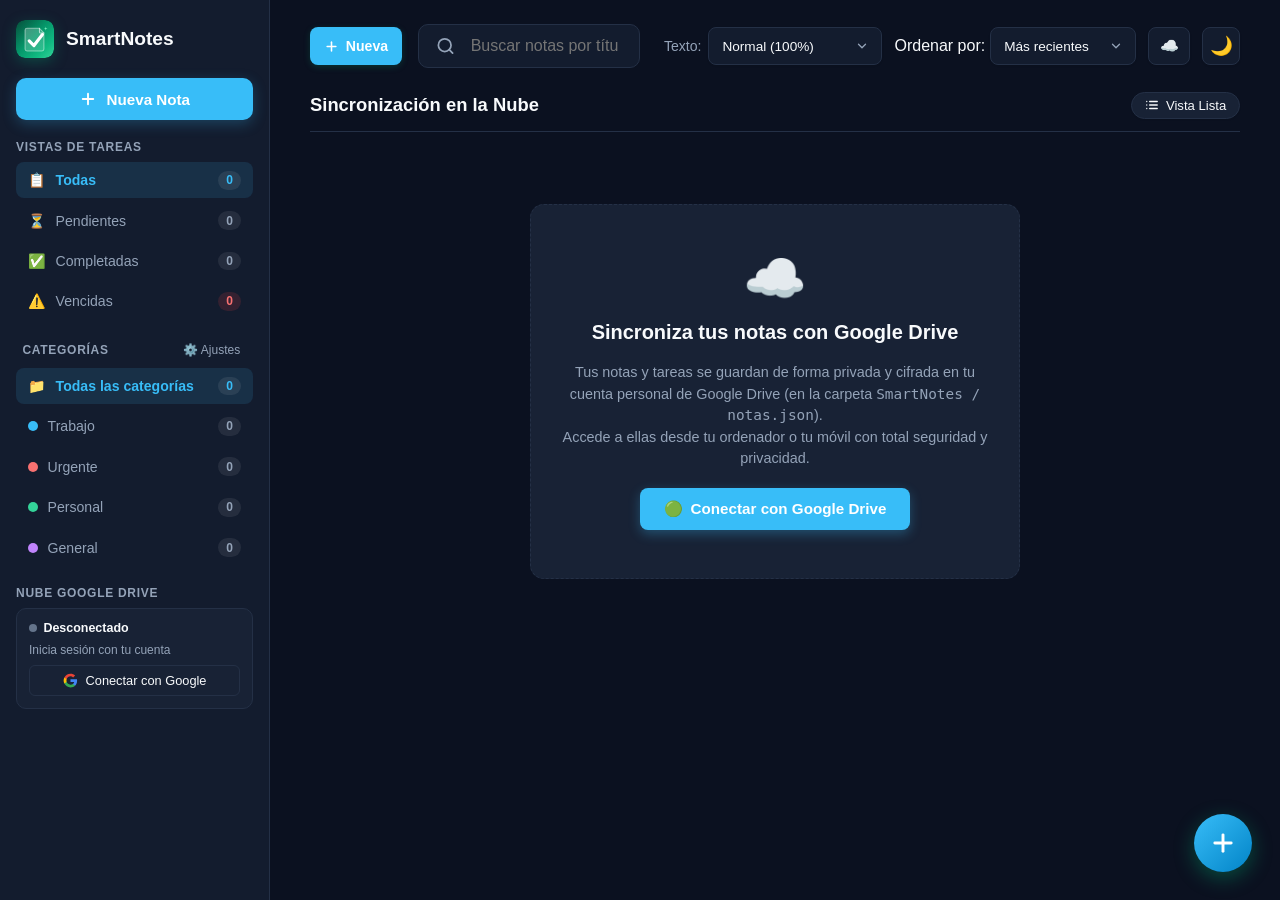
<file: index.html>
<!DOCTYPE html>
<html lang="es">
<head>
  <meta charset="UTF-8">
  <meta name="viewport" content="width=device-width, initial-scale=1.0">
  <meta name="mobile-web-app-capable" content="yes">
  <meta name="apple-mobile-web-app-capable" content="yes">
  <meta name="apple-mobile-web-app-status-bar-style" content="black-translucent">
  <meta name="apple-mobile-web-app-title" content="SmartNotes">
  <meta name="theme-color" content="#059669">
  <link rel="icon" type="image/x-icon" href="favicon.ico?v=4">
  <link rel="icon" type="image/svg+xml" href="favicon.svg?v=4">
  <link rel="alternate icon" type="image/png" href="icon-192.png?v=4">
  <link rel="apple-touch-icon" href="icon-192.png?v=4">
  <link rel="manifest" href="manifest.json?v=4">
  <title>SmartNotes - Gestor Inteligente con Google Drive</title>
  <style>
:root {
  --bg-primary: #0b1120;
  --bg-secondary: #131c2e;
  --bg-card: #182235;
  --bg-card-hover: #1f2c42;
  --text-main: #f8fafc;
  --text-muted: #94a3b8;
  --border-color: #243046;
  --input-bg: #0b1120;
  --accent: #38bdf8;
  --accent-hover: #0284c7;
  --sidebar-width: 270px;
  --card-min-width: 240px;
  --card-height: 98px;
  --text-scale: 1;
}

html {
  font-size: calc(16px * var(--text-scale, 1));
}

/* Modo Claro - Paleta de Alta Claridad y Contraste (Estilo Equigasto) */
body.light-theme {
  --bg-primary: #f8fafc; /* Slate 50 */
  --bg-secondary: #ffffff; /* Blanco puro para Sidebar */
  --bg-card: #ffffff; /* Blanco puro para Tarjetas */
  --bg-card-hover: #ffffff;
  --text-main: #0f172a; /* Slate 900 - Máximo contraste y nitidez */
  --text-muted: #475569; /* Slate 600 - Claramente legible, sin efecto lavado */
  --border-color: #e2e8f0; /* Slate 200 */
  --input-bg: #ffffff;
  --accent: #4f46e5; /* Indigo 600 - Estilo Equigasto */
  --accent-hover: #4338ca; /* Indigo 700 */
}

body.light-theme .note-card {
  box-shadow: 0 1px 3px 0 rgba(0, 0, 0, 0.06), 0 1px 2px -1px rgba(0, 0, 0, 0.04);
  border-color: #e2e8f0;
}

body.light-theme .note-card:hover {
  box-shadow: 0 10px 15px -3px rgba(0, 0, 0, 0.08), 0 4px 6px -4px rgba(0, 0, 0, 0.04);
  border-color: #c7d2fe;
}

body.light-theme .sidebar {
  box-shadow: 1px 0 3px 0 rgba(0, 0, 0, 0.04);
}

body.light-theme .btn-new-note {
  box-shadow: 0 4px 14px rgba(5, 150, 105, 0.25);
}

body.light-theme input[type="text"],
body.light-theme input[type="date"],
body.light-theme textarea,
body.light-theme select {
  border-color: #cbd5e1; /* Slate 300 */
}

body.light-theme input[type="text"]:focus,
body.light-theme input[type="date"]:focus,
body.light-theme textarea:focus,
body.light-theme select:focus {
  border-color: var(--accent);
  box-shadow: 0 0 0 3px rgba(5, 150, 105, 0.18);
}

* {
  box-sizing: border-box;
  margin: 0;
  padding: 0;
}

html {
  max-width: 100%;
  overflow-x: hidden;
}

body {
  font-family: -apple-system, BlinkMacSystemFont, "Segoe UI", Roboto, "Helvetica Neue", Arial, sans-serif;
  background-color: var(--bg-primary);
  color: var(--text-main);
  min-height: 100vh;
  width: 100%;
  max-width: 100%;
  transition: background-color 0.25s, color 0.25s;
  overflow-x: hidden;
  position: relative;
}

/* Layout General Full-Width */
.app-layout {
  display: flex;
  min-height: 100vh;
  width: 100%;
  max-width: 100%;
  overflow-x: hidden;
}

/* SIDEBAR LATERAL IZQUIERDO */
.sidebar {
  width: var(--sidebar-width);
  background-color: var(--bg-secondary);
  border-right: 1px solid var(--border-color);
  display: flex;
  flex-direction: column;
  padding: 1.25rem 1rem;
  flex-shrink: 0;
  height: 100vh;
  position: sticky;
  top: 0;
  gap: 1.25rem;
  overflow-y: auto;
  z-index: 100;
  transition: transform 0.25s ease-in-out;
}

.sidebar-header {
  display: flex;
  justify-content: space-between;
  align-items: center;
}

.brand {
  display: flex;
  align-items: center;
  gap: 0.75rem;
}

.logo-icon {
  width: 38px;
  height: 38px;
  border-radius: 9px;
  display: flex;
  align-items: center;
  justify-content: center;
  flex-shrink: 0;
  box-shadow: 0 4px 14px rgba(5, 150, 105, 0.35);
  background: transparent;
  transition: transform 0.2s cubic-bezier(0.4, 0, 0.2, 1), box-shadow 0.2s ease;
}

.logo-icon:hover {
  transform: scale(1.06);
  box-shadow: 0 6px 20px rgba(5, 150, 105, 0.45);
}

.brand-text h1 {
  font-size: 1.2rem;
  font-weight: 700;
  line-height: 1.1;
}

.mobile-close-btn {
  display: none;
}

/* Botón Destacado Nueva Nota */
.btn-new-note {
  width: 100%;
  background: var(--accent);
  color: #ffffff;
  border: none;
  border-radius: 10px;
  padding: 0.75rem 1rem;
  font-size: 0.95rem;
  font-weight: 600;
  cursor: pointer;
  display: flex;
  align-items: center;
  justify-content: center;
  gap: 0.6rem;
  box-shadow: 0 4px 14px rgba(56, 189, 248, 0.25);
  transition: all 0.2s;
}

.btn-new-note:hover {
  background: var(--accent-hover);
  transform: translateY(-1px);
}

.plus-icon-svg {
  width: 18px;
  height: 18px;
  stroke: #ffffff;
  stroke-width: 2.5;
  flex-shrink: 0;
}

/* Secciones de Navegación */
.sidebar-section {
  display: flex;
  flex-direction: column;
  gap: 0.5rem;
}

.sidebar-section-header {
  display: flex;
  justify-content: space-between;
  align-items: center;
  padding: 0 0.4rem;
}

.sidebar-section-title {
  font-size: 0.75rem;
  font-weight: 700;
  text-transform: uppercase;
  letter-spacing: 0.06em;
  color: var(--text-muted);
}

.btn-add-cat {
  background: none;
  border: none;
  color: var(--text-muted);
  font-size: 0.75rem;
  cursor: pointer;
  padding: 0.2rem 0.4rem;
  border-radius: 4px;
}

.btn-add-cat:hover {
  color: var(--accent);
  background: rgba(255, 255, 255, 0.05);
}

.nav-list, .category-nav-list {
  display: flex;
  flex-direction: column;
  gap: 0.25rem;
}

.nav-item, .cat-item {
  display: flex;
  align-items: center;
  justify-content: space-between;
  width: 100%;
  padding: 0.55rem 0.75rem;
  background: transparent;
  border: none;
  border-radius: 8px;
  color: var(--text-muted);
  font-size: 0.88rem;
  cursor: pointer;
  transition: all 0.15s;
  text-align: left;
}

.nav-item:hover, .cat-item:hover {
  background: var(--bg-card-hover);
  color: var(--text-main);
}

.nav-item.active, .cat-item.active {
  background: rgba(56, 189, 248, 0.12);
  color: var(--accent);
  font-weight: 600;
}

.nav-label-wrap {
  display: flex;
  align-items: center;
  gap: 0.6rem;
}

.nav-badge {
  background: rgba(255, 255, 255, 0.08);
  padding: 0.15rem 0.5rem;
  border-radius: 12px;
  font-size: 0.75rem;
  font-weight: 600;
}

.nav-badge.alert {
  background: rgba(239, 68, 68, 0.15);
  color: #f87171;
}

/* Footer del Sidebar: Utilidades Separadas */
/* Tarjeta de Sincronización OneDrive / Archivo Físico */
.sync-card {
  background: var(--bg-card);
  border: 1px solid var(--border-color);
  border-radius: 10px;
  padding: 0.75rem;
  display: flex;
  flex-direction: column;
  gap: 0.5rem;
}

.sync-status-row {
  display: flex;
  align-items: center;
  justify-content: space-between;
  font-size: 0.78rem;
}

.sync-indicator {
  display: inline-flex;
  align-items: center;
  gap: 0.4rem;
  font-weight: 600;
}

.sync-dot {
  width: 8px;
  height: 8px;
  border-radius: 50%;
  background: #64748b;
}

.sync-dot.connected {
  background: #10b981;
  box-shadow: 0 0 8px rgba(16, 185, 129, 0.5);
}

.sync-dot.pending {
  background: #f59e0b;
  box-shadow: 0 0 8px rgba(245, 158, 11, 0.5);
}

.sync-btn {
  width: 100%;
  background: rgba(56, 189, 248, 0.1);
  border: 1px solid rgba(56, 189, 248, 0.25);
  color: var(--accent);
  padding: 0.45rem;
  border-radius: 6px;
  font-size: 0.8rem;
  font-weight: 600;
  cursor: pointer;
  display: flex;
  align-items: center;
  justify-content: center;
  gap: 0.4rem;
  transition: all 0.15s;
}

.sync-btn:hover {
  background: var(--accent);
  color: #fff;
}

.sync-btn.gdrive-btn {
  background: var(--bg-hover);
  border: 1px solid var(--border-color);
  color: var(--text-main);
  font-weight: 500;
  display: flex;
  align-items: center;
  justify-content: center;
  gap: 0.5rem;
  transition: all 0.2s ease;
}

.sync-btn.gdrive-btn:hover {
  background: rgba(66, 133, 244, 0.12);
  border-color: rgba(66, 133, 244, 0.4);
  color: #4285f4;
}


.sync-filename {
  font-size: 0.75rem;
  color: var(--text-muted);
  overflow: hidden;
  text-overflow: ellipsis;
  white-space: nowrap;
}

.btn-sync-disconnect {
  background: var(--bg-hover);
  border: 1px solid var(--border-color);
  color: var(--text-muted);
  border-radius: 6px;
  padding: 0.22rem 0.55rem;
  font-size: 0.74rem;
  font-weight: 500;
  cursor: pointer;
  display: inline-flex;
  align-items: center;
  gap: 0.35rem;
  transition: all 0.2s cubic-bezier(0.4, 0, 0.2, 1);
  line-height: 1;
}

.btn-sync-disconnect svg {
  flex-shrink: 0;
  stroke: currentColor;
  transition: transform 0.15s ease;
}

.btn-sync-disconnect:hover {
  background: rgba(239, 68, 68, 0.14);
  border-color: rgba(239, 68, 68, 0.38);
  color: #f87171;
  transform: translateY(-0.5px);
}

.btn-sync-disconnect:hover svg {
  transform: translateX(1px);
}

.btn-sync-disconnect:active {
  transform: scale(0.96);
}

body.light-theme .btn-sync-disconnect {
  background: #f1f5f9;
  border-color: #cbd5e1;
  color: #64748b;
}

body.light-theme .btn-sync-disconnect:hover {
  background: #fee2e2;
  border-color: #fca5a5;
  color: #dc2626;
}

/* Estado de Bienvenida / Reconexión de Carpeta en Rejilla */
.folder-state-card {
  grid-column: 1 / -1;
  background: var(--bg-card);
  border: 1px dashed var(--border-color);
  border-radius: 14px;
  padding: 3rem 1.5rem;
  text-align: center;
  display: flex;
  flex-direction: column;
  align-items: center;
  justify-content: center;
  gap: 1.1rem;
  max-width: 580px;
  margin: 3rem auto;
  box-shadow: var(--shadow-sm);
}

.folder-state-icon {
  font-size: 3.2rem;
  line-height: 1;
}

.folder-state-title {
  font-size: 1.25rem;
  font-weight: 700;
  color: var(--text-main);
  margin: 0;
}

.folder-state-desc {
  font-size: 0.9rem;
  color: var(--text-muted);
  max-width: 440px;
  line-height: 1.5;
  margin: 0;
}

.folder-state-btn {
  background: var(--accent);
  color: #fff;
  border: none;
  border-radius: 8px;
  padding: 0.75rem 1.5rem;
  font-size: 0.95rem;
  font-weight: 600;
  cursor: pointer;
  display: inline-flex;
  align-items: center;
  gap: 0.5rem;
  transition: all 0.2s;
  box-shadow: 0 4px 12px rgba(56, 189, 248, 0.3);
}

.folder-state-btn:hover {
  transform: translateY(-1px);
  box-shadow: 0 6px 16px rgba(56, 189, 248, 0.4);
}

/* ÁREA PRINCIPAL FULL-WIDTH */
.main-content {
  flex: 1;
  padding: 1.5rem 2.5rem;
  display: flex;
  flex-direction: column;
  gap: 1.5rem;
  max-width: 100%;
  min-width: 0;
  width: 100%;
  overflow-x: hidden;
  overflow-y: auto;
}

/* Topbar Superior */
.topbar {
  display: flex;
  justify-content: space-between;
  align-items: center;
  gap: 1.5rem;
  flex-wrap: wrap;
  width: 100%;
  max-width: 100%;
}

.topbar-left {
  display: flex;
  align-items: center;
  gap: 1rem;
  flex: 1;
  min-width: 200px;
  max-width: 100%;
}

.mobile-menu-btn {
  display: none;
  background: var(--bg-secondary);
  border: 1px solid var(--border-color);
  color: var(--text-main);
  font-size: 1.2rem;
  padding: 0.4rem 0.7rem;
  border-radius: 8px;
  cursor: pointer;
}

/* Botón Rápido Nueva Nota en Topbar */
.topbar-new-note-btn {
  background: var(--accent);
  color: #ffffff;
  border: none;
  border-radius: 8px;
  height: 38px;
  padding: 0 0.85rem;
  display: inline-flex;
  align-items: center;
  gap: 0.45rem;
  cursor: pointer;
  font-size: 0.88rem;
  font-weight: 600;
  white-space: nowrap;
  flex-shrink: 0;
  box-shadow: 0 2px 6px rgba(5, 150, 105, 0.25);
  transition: all 0.2s cubic-bezier(0.4, 0, 0.2, 1);
}

.topbar-new-note-btn svg {
  width: 15px;
  height: 15px;
  stroke: currentColor;
}

.topbar-new-note-btn:hover {
  background: var(--accent-hover);
  transform: translateY(-1.5px);
  box-shadow: 0 4px 12px rgba(5, 150, 105, 0.35);
}

.topbar-new-note-btn:active {
  transform: scale(0.94);
}

.search-box {
  flex: 1;
  position: relative;
  max-width: 600px;
}

.search-box input,
.search-box input[type="text"] {
  width: 100%;
  padding-left: 3.25rem !important; /* Separación garantizada: la lupa está a 1.1rem y el texto a 3.25rem */
  padding-right: 1.25rem !important;
  padding-top: 0.75rem !important;
  padding-bottom: 0.75rem !important;
  background: var(--bg-secondary);
  border: 1px solid var(--border-color);
  border-radius: 10px;
  color: var(--text-main);
  font-size: 1rem;
  outline: none;
  transition: all 0.2s;
}

.search-box input:focus,
.search-box input[type="text"]:focus {
  border-color: var(--accent);
  box-shadow: 0 0 0 3px rgba(79, 70, 229, 0.15);
}

.search-icon {
  position: absolute;
  left: 1.15rem;
  top: 50%;
  transform: translateY(-50%);
  color: var(--text-muted);
  display: flex;
  align-items: center;
  justify-content: center;
  pointer-events: none;
  z-index: 2;
}

.search-icon svg {
  width: 19px;
  height: 19px;
  stroke: currentColor;
  stroke-width: 2.2;
}

.topbar-right {
  display: flex;
  align-items: center;
  gap: 0.75rem;
  flex-wrap: wrap;
}

.text-size-box {
  display: flex;
  align-items: center;
  gap: 0.4rem;
  font-size: 0.88rem;
  color: var(--text-muted);
}

.text-size-box select,
.sort-box select {
  height: 38px;
  background-color: var(--bg-secondary);
  border: 1px solid var(--border-color);
  border-radius: 8px;
  padding: 0 2.25rem 0 0.85rem;
  color: var(--text-main);
  outline: none;
  cursor: pointer;
  font-size: 0.85rem;
  font-weight: 500;
  display: inline-flex;
  align-items: center;
}

/* Botón Icono Modo Oscuro / Claro en Topbar */
.theme-toggle-btn {
  background: var(--bg-secondary);
  border: 1px solid var(--border-color);
  color: var(--text-main);
  border-radius: 8px;
  width: 38px;
  height: 38px;
  display: inline-flex;
  align-items: center;
  justify-content: center;
  cursor: pointer;
  font-size: 1.15rem;
  line-height: 1;
  transition: all 0.2s cubic-bezier(0.4, 0, 0.2, 1);
  flex-shrink: 0;
  box-shadow: 0 1px 2px rgba(0, 0, 0, 0.1);
}

.theme-toggle-btn:hover {
  background: var(--bg-hover);
  border-color: var(--accent);
  transform: translateY(-1.5px);
  box-shadow: 0 4px 12px rgba(0, 0, 0, 0.2);
}

.theme-toggle-btn:active {
  transform: scale(0.92);
}

body.light-theme .theme-toggle-btn {
  background: #f1f5f9;
  border-color: #cbd5e1;
  color: #334155;
  box-shadow: 0 1px 2px rgba(0, 0, 0, 0.05);
}

body.light-theme .theme-toggle-btn:hover {
  background: #e2e8f0;
  border-color: var(--accent);
  box-shadow: 0 4px 10px rgba(0, 0, 0, 0.1);
}

/* Botón Indicador de Sincronización en Topbar */
.topbar-sync-btn {
  background: var(--bg-secondary);
  border: 1px solid var(--border-color);
  color: var(--text-main);
  border-radius: 8px;
  height: 38px;
  padding: 0 0.65rem;
  display: inline-flex;
  align-items: center;
  gap: 0.35rem;
  cursor: pointer;
  font-size: 0.95rem;
  line-height: 1;
  transition: all 0.2s cubic-bezier(0.4, 0, 0.2, 1);
  flex-shrink: 0;
  box-shadow: 0 1px 2px rgba(0, 0, 0, 0.1);
  position: relative;
}

.topbar-sync-btn:hover {
  background: var(--bg-hover);
  border-color: var(--accent);
  transform: translateY(-1.5px);
  box-shadow: 0 4px 12px rgba(0, 0, 0, 0.2);
}

.topbar-sync-btn:active {
  transform: scale(0.92);
}

.topbar-sync-btn.synced {
  border-color: rgba(16, 185, 129, 0.45);
}

.topbar-sync-btn.pending {
  border-color: #f59e0b;
  background: rgba(245, 158, 11, 0.12);
  animation: pulseSyncPill 2s infinite ease-in-out;
}

.topbar-sync-btn.error {
  border-color: #ef4444;
  background: rgba(239, 68, 68, 0.12);
}

@keyframes pulseSyncPill {
  0%, 100% { box-shadow: 0 0 0 0 rgba(245, 158, 11, 0.4); }
  50% { box-shadow: 0 0 0 4px rgba(245, 158, 11, 0); }
}

.sync-badge-count {
  background: #f59e0b;
  color: #000000;
  font-weight: 700;
  font-size: 0.72rem;
  padding: 0.1rem 0.35rem;
  border-radius: 10px;
  min-width: 16px;
  text-align: center;
}

body.light-theme .topbar-sync-btn {
  background: #f1f5f9;
  border-color: #cbd5e1;
  color: #334155;
  box-shadow: 0 1px 2px rgba(0, 0, 0, 0.05);
}

body.light-theme .topbar-sync-btn:hover {
  background: #e2e8f0;
  border-color: var(--accent);
}

/* Insignias de sincronización en cada tarjeta y fila */
.sync-badge-pill {
  font-size: 0.72rem;
  padding: 0.15rem 0.45rem;
  border-radius: 12px;
  display: inline-flex;
  align-items: center;
  gap: 0.25rem;
  font-weight: 500;
  transition: all 0.2s;
  white-space: nowrap;
}

.sync-badge-pill.synced {
  color: var(--accent);
  background: rgba(16, 185, 129, 0.12);
  border: 1px solid rgba(16, 185, 129, 0.3);
}

.sync-badge-pill.pending {
  color: #d97706;
  background: rgba(245, 158, 11, 0.15);
  border: 1px solid rgba(245, 158, 11, 0.4);
}

.sync-badge-pill.error {
  color: #ef4444;
  background: rgba(239, 68, 68, 0.15);
  border: 1px solid rgba(239, 68, 68, 0.4);
  cursor: pointer;
}

.note-sync-row-wrap {
  display: inline-flex;
  align-items: center;
  margin-left: 0.5rem;
  flex-shrink: 0;
}

@media (max-width: 600px) {
  .sync-badge-pill {
    padding: 0.12rem 0.35rem;
    font-size: 0.68rem;
  }
}

/* Banner flotante de aviso de sincronización */
.sync-toast {
  position: fixed;
  bottom: 5.5rem;
  left: 50%;
  transform: translateX(-50%) translateY(20px);
  background: var(--bg-secondary);
  border: 1px solid var(--border-color);
  color: var(--text-main);
  padding: 0.65rem 1.25rem;
  border-radius: 30px;
  font-size: 0.88rem;
  box-shadow: 0 10px 30px rgba(0, 0, 0, 0.35);
  z-index: 1000;
  opacity: 0;
  pointer-events: none;
  transition: all 0.3s cubic-bezier(0.16, 1, 0.3, 1);
  display: flex;
  align-items: center;
  gap: 0.5rem;
}

.sync-toast.show {
  transform: translateX(-50%) translateY(0);
  opacity: 1;
  pointer-events: auto;
}

.sync-toast.warning {
  border-color: #f59e0b;
  background: var(--bg-card);
}

/* Botón Flotante de Acción Rápida (FAB) */
.fab-new-note {
  position: fixed;
  bottom: calc(1.75rem + env(safe-area-inset-bottom, 0px));
  right: calc(1.75rem + env(safe-area-inset-right, 0px));
  width: 58px;
  height: 58px;
  border-radius: 50%;
  background: linear-gradient(135deg, var(--accent) 0%, var(--accent-hover) 100%);
  color: #ffffff;
  border: none;
  box-shadow: 0 6px 20px rgba(5, 150, 105, 0.45), 0 2px 6px rgba(0, 0, 0, 0.15);
  display: flex;
  align-items: center;
  justify-content: center;
  cursor: pointer;
  z-index: 99;
  transition: transform 0.25s cubic-bezier(0.34, 1.56, 0.64, 1), box-shadow 0.2s, background 0.2s;
  outline: none;
  -webkit-tap-highlight-color: transparent;
}

.fab-new-note svg {
  width: 28px;
  height: 28px;
  stroke: currentColor;
  transition: transform 0.25s ease;
}

.fab-new-note:hover {
  transform: scale(1.1) translateY(-2px);
  box-shadow: 0 10px 28px rgba(5, 150, 105, 0.55), 0 3px 8px rgba(0, 0, 0, 0.2);
}

.fab-new-note:active {
  transform: scale(0.92);
}

/* Cuando el formulario está abierto, el FAB rota 45° a '✕' y cambia a tono de cancelación */
.fab-new-note.is-open {
  background: linear-gradient(135deg, #ef4444 0%, #dc2626 100%);
  box-shadow: 0 6px 20px rgba(220, 38, 38, 0.45), 0 2px 6px rgba(0, 0, 0, 0.15);
}

.fab-new-note.is-open svg {
  transform: rotate(45deg);
}

/* Barra de Filtro Activo */
.filter-status-bar {
  display: flex;
  align-items: center;
  justify-content: space-between;
  border-bottom: 1px solid var(--border-color);
  padding-bottom: 0.75rem;
}

.current-filter-pill {
  font-size: 1.15rem;
  font-weight: 700;
  display: flex;
  align-items: center;
  gap: 0.75rem;
  flex-wrap: wrap;
}

.filter-count-badge {
  font-size: 0.8rem;
  color: var(--text-muted);
  font-weight: normal;
}

.active-chip {
  background: rgba(56, 189, 248, 0.12);
  border: 1px solid rgba(56, 189, 248, 0.3);
  color: var(--accent);
  padding: 0.2rem 0.6rem;
  border-radius: 20px;
  font-size: 0.78rem;
  font-weight: 600;
  display: inline-flex;
  align-items: center;
  gap: 0.35rem;
}

.btn-remove-chip {
  background: none;
  border: none;
  color: var(--accent);
  cursor: pointer;
  font-size: 0.85rem;
  padding: 0 0.15rem;
  line-height: 1;
  border-radius: 50%;
  display: flex;
  align-items: center;
  justify-content: center;
}

.btn-remove-chip:hover {
  color: #ef4444;
  background: rgba(239, 68, 68, 0.15);
}

/* Formulario Plegable */
.collapsible-section {
  display: none;
  animation: slideDown 0.25s ease-out;
}

.collapsible-section.open {
  display: block;
}

@keyframes slideDown {
  from {
    opacity: 0;
    transform: translateY(-10px);
  }
  to {
    opacity: 1;
    transform: translateY(0);
  }
}

.card {
  background-color: var(--bg-secondary);
  border: 1px solid var(--border-color);
  border-radius: 14px;
  padding: 1.5rem;
}

.form-header-bar {
  display: flex;
  justify-content: space-between;
  align-items: center;
  margin-bottom: 1rem;
}

/* Botón Ocultar Formulario */
.btn-close-form {
  background: var(--bg-card);
  border: 1px solid var(--border-color);
  color: var(--text-muted);
  padding: 0.38rem 0.8rem;
  border-radius: 8px;
  font-size: 0.82rem;
  font-weight: 500;
  cursor: pointer;
  display: inline-flex;
  align-items: center;
  gap: 0.4rem;
  transition: all 0.18s cubic-bezier(0.4, 0, 0.2, 1);
  box-shadow: 0 1px 3px rgba(0, 0, 0, 0.12);
}

.btn-close-form:hover {
  background: var(--bg-card-hover);
  color: var(--text-main);
  border-color: var(--accent);
  transform: translateY(-1px);
  box-shadow: 0 3px 8px rgba(0, 0, 0, 0.18);
}

.btn-close-form:active {
  transform: scale(0.96);
}

body.light-theme .btn-close-form {
  background: #ffffff;
  border-color: #cbd5e1;
  color: #64748b;
  box-shadow: 0 1px 3px rgba(0, 0, 0, 0.05);
}

body.light-theme .btn-close-form:hover {
  background: #f8fafc;
  border-color: var(--accent);
  color: var(--text-main);
  box-shadow: 0 3px 8px rgba(0, 0, 0, 0.1);
}

/* Estilo base para botones de acción genéricos */
.btn-action {
  background: transparent;
  border: 1px solid var(--border-color);
  color: var(--text-muted);
  border-radius: 6px;
  padding: 0.25rem 0.5rem;
  font-size: 0.82rem;
  cursor: pointer;
  display: inline-flex;
  align-items: center;
  justify-content: center;
  transition: all 0.15s ease;
}

.btn-action:hover {
  background: var(--bg-card-hover);
  color: var(--text-main);
  border-color: var(--accent);
}

.form-title {
  font-size: 1.1rem;
  font-weight: 600;
  display: flex;
  align-items: center;
  gap: 0.5rem;
}

form {
  display: flex;
  flex-direction: column;
  gap: 0.85rem;
}

.input-row {
  display: flex;
  gap: 0.75rem;
  flex-wrap: wrap;
}

input[type="text"], input[type="date"], textarea {
  background-color: var(--input-bg);
  border: 1px solid var(--border-color);
  border-radius: 8px;
  padding: 0.75rem 1rem;
  color: var(--text-main);
  font-size: 0.95rem;
  outline: none;
  transition: border-color 0.2s;
}

input[type="text"]:focus, input[type="date"]:focus, textarea:focus {
  border-color: var(--accent);
  box-shadow: 0 0 0 3px rgba(16, 185, 129, 0.15);
}

/* ========================================================
   ESTILOS UNIFICADOS PARA LISTAS DESPLEGABLES (SELECT)
   ======================================================== */
select {
  appearance: none;
  -webkit-appearance: none;
  -moz-appearance: none;
  background-color: var(--input-bg);
  background-image: url("data:image/svg+xml,%3Csvg xmlns='http://www.w3.org/2000/svg' width='16' height='16' viewBox='0 0 24 24' fill='none' stroke='%2394a3b8' stroke-width='2.2' stroke-linecap='round' stroke-linejoin='round'%3E%3Cpolyline points='6 9 12 15 18 9'%3E%3C/polyline%3E%3C/svg%3E");
  background-repeat: no-repeat;
  background-position: right 0.75rem center;
  background-size: 14px 14px;
  padding: 0.65rem 2.25rem 0.65rem 0.85rem !important;
  border: 1px solid var(--border-color);
  border-radius: 8px;
  color: var(--text-main);
  font-size: 0.9rem;
  font-weight: 500;
  outline: none;
  cursor: pointer;
  transition: border-color 0.2s, background-color 0.2s, box-shadow 0.2s;
  box-shadow: 0 1px 2px rgba(0, 0, 0, 0.08);
}

select:hover {
  border-color: var(--accent);
  background-color: var(--bg-hover);
  background-image: url("data:image/svg+xml,%3Csvg xmlns='http://www.w3.org/2000/svg' width='16' height='16' viewBox='0 0 24 24' fill='none' stroke='%2310b981' stroke-width='2.2' stroke-linecap='round' stroke-linejoin='round'%3E%3Cpolyline points='6 9 12 15 18 9'%3E%3C/polyline%3E%3C/svg%3E");
}

select:focus {
  border-color: var(--accent);
  box-shadow: 0 0 0 3px rgba(16, 185, 129, 0.2);
  background-image: url("data:image/svg+xml,%3Csvg xmlns='http://www.w3.org/2000/svg' width='16' height='16' viewBox='0 0 24 24' fill='none' stroke='%2310b981' stroke-width='2.2' stroke-linecap='round' stroke-linejoin='round'%3E%3Cpolyline points='6 9 12 15 18 9'%3E%3C/polyline%3E%3C/svg%3E");
}

select option {
  background-color: var(--bg-card);
  color: var(--text-main);
  padding: 0.6rem 0.8rem;
  font-size: 0.9rem;
}

/* En Modo Claro */
body.light-theme select {
  background-color: #ffffff;
  border-color: #cbd5e1;
  color: #1e293b;
  background-image: url("data:image/svg+xml,%3Csvg xmlns='http://www.w3.org/2000/svg' width='16' height='16' viewBox='0 0 24 24' fill='none' stroke='%2364748b' stroke-width='2.2' stroke-linecap='round' stroke-linejoin='round'%3E%3Cpolyline points='6 9 12 15 18 9'%3E%3C/polyline%3E%3C/svg%3E");
  box-shadow: 0 1px 2px rgba(0, 0, 0, 0.04);
}

body.light-theme select:hover {
  background-color: #f8fafc;
  border-color: var(--accent);
  background-image: url("data:image/svg+xml,%3Csvg xmlns='http://www.w3.org/2000/svg' width='16' height='16' viewBox='0 0 24 24' fill='none' stroke='%23059669' stroke-width='2.2' stroke-linecap='round' stroke-linejoin='round'%3E%3Cpolyline points='6 9 12 15 18 9'%3E%3C/polyline%3E%3C/svg%3E");
}

body.light-theme select:focus {
  border-color: var(--accent);
  box-shadow: 0 0 0 3px rgba(5, 150, 105, 0.18);
  background-image: url("data:image/svg+xml,%3Csvg xmlns='http://www.w3.org/2000/svg' width='16' height='16' viewBox='0 0 24 24' fill='none' stroke='%23059669' stroke-width='2.2' stroke-linecap='round' stroke-linejoin='round'%3E%3Cpolyline points='6 9 12 15 18 9'%3E%3C/polyline%3E%3C/svg%3E");
}

body.light-theme select option {
  background-color: #ffffff;
  color: #1e293b;
}

#newNoteForm select,
#editNoteForm select {
  height: 44px;
}

.flex-1 {
  flex: 1;
  min-width: 240px;
}

textarea {
  min-height: 80px;
  resize: vertical;
}

.btn {
  background-color: var(--accent);
  color: #fff;
  font-weight: 600;
  border: none;
  border-radius: 8px;
  padding: 0.75rem 1.25rem;
  font-size: 0.95rem;
  cursor: pointer;
  display: inline-flex;
  align-items: center;
  justify-content: center;
  gap: 0.5rem;
  transition: all 0.2s;
}

.btn:hover {
  background-color: var(--accent-hover);
  transform: translateY(-1px);
}

/* GRID FULL-WIDTH FLUIDO CON TARJETAS DE TAMAÑO ESTÁNDAR */
.full-width-grid {
  display: grid;
  grid-template-columns: repeat(auto-fill, minmax(var(--card-min-width, 240px), 1fr));
  gap: 0.45rem; /* Margen reducido y compacto entre tarjetas */
  width: 100%;
}

.note-card {
  background-color: var(--bg-card);
  border: 1px solid var(--border-color);
  border-radius: 10px;
  padding: 0.4rem 0.55rem 0.35rem 0.55rem; /* Margen y relleno perimetral optimizado sin exceso de blanco */
  height: var(--card-height, 98px); /* Tamaño estándar uniforme configurable */
  min-height: 96px; /* Altura mínima para fichas compactas de 3 niveles */
  display: flex;
  flex-direction: column;
  justify-content: space-between;
  transition: transform 0.2s, border-color 0.2s, box-shadow 0.2s;
  position: relative;
  overflow: hidden;
}

/* ==========================================================================
   REGLA DE EXCLUSIÓN MUTUA DE CATEGORÍA: NUNCA DUPLICADA
   ========================================================================== */

/* 1. Modo Cuadrícula (Foto 1 y Foto 3):
   La categoría se muestra ÚNICAMENTE abajo en el pie de la tarjeta, junto a los botones.
   La fecha límite se muestra arriba a la derecha en la cabecera. */
.view-grid .note-badge-row,
.full-width-grid:not(.view-list) .note-badge-row,
.view-grid .note-due-list-wrap,
.full-width-grid:not(.view-list) .note-due-list-wrap {
  display: none !important;
}

.view-grid .note-badge-card,
.full-width-grid:not(.view-list) .note-badge-card {
  display: inline-flex !important;
}

.view-grid .note-due-grid-wrap,
.full-width-grid:not(.view-list) .note-due-grid-wrap {
  display: inline-flex !important;
  flex-shrink: 0;
  margin-left: auto;
}

/* Ocultar separador y descripción inline en modo cuadrícula */
.view-grid .note-desc-sep,
.view-grid .note-content-inline,
.full-width-grid:not(.view-list) .note-desc-sep,
.full-width-grid:not(.view-list) .note-content-inline {
  display: none !important;
}

/* 2. Modo Lista (Foto 2 - Una tarea por línea):
   La categoría se muestra ÚNICAMENTE al inicio, junto al checkbox. NUNCA abajo.
   La fecha límite se muestra a continuación inmediata de la categoría. */
.view-list .note-badge-row {
  display: inline-flex !important;
  flex-shrink: 0;
}

.view-list .note-due-list-wrap,
.full-width-grid.view-list .note-due-list-wrap {
  display: inline-flex !important;
  align-items: center;
  flex-shrink: 0;
}

.view-list .note-badge-card,
.view-list .note-footer-meta,
.view-list .note-due-grid-wrap,
.full-width-grid.view-list .note-due-grid-wrap,
.view-list .card-resize-handle,
.full-width-grid.view-list .card-resize-handle,
body.is-view-list #resetCardSizeBtn {
  display: none !important;
}

/* ==========================================================================
   VISTA LISTA (Foto 2: Una tarea por línea)
   ========================================================================== */
.full-width-grid.view-list {
  grid-template-columns: 1fr !important;
  gap: 0.35rem !important;
}

.full-width-grid.view-list .note-card {
  flex-direction: row !important;
  align-items: center !important;
  justify-content: space-between !important;
  padding: 0.2rem 0.55rem !important; /* Margen blanco perimetral reducido y ceñido */
  height: 36px !important;
  min-height: 36px !important;
  max-height: 40px !important;
  gap: 0.55rem !important;
  border-radius: 8px !important;
}

.full-width-grid.view-list .note-body {
  display: none !important;
}

.full-width-grid.view-list .note-header {
  flex: 1;
  min-width: 0;
  display: flex;
  align-items: center;
  gap: 0.75rem;
  margin: 0;
  width: auto;
}

.full-width-grid.view-list .note-title-wrap {
  flex: 1;
  min-width: 0;
  display: flex;
  align-items: center;
  gap: 0.55rem;
  width: auto;
}

.full-width-grid.view-list .note-text-flow {
  flex: 1;
  min-width: 0;
  display: flex;
  align-items: baseline;
  gap: 0.35rem;
  overflow: hidden;
  white-space: nowrap;
}

.full-width-grid.view-list .note-title {
  font-size: 0.94rem;
  font-weight: 600;
  white-space: nowrap;
  overflow: hidden;
  text-overflow: ellipsis;
  flex-shrink: 0;
  width: auto !important;
  max-width: 55%;
  margin: 0;
}

.full-width-grid.view-list .note-desc-sep {
  display: inline !important;
  color: var(--text-muted);
  opacity: 0.5;
  flex-shrink: 0;
  margin: 0;
}

.full-width-grid.view-list .note-content-inline {
  display: inline !important;
  color: var(--text-muted);
  font-size: 0.88rem;
  white-space: nowrap;
  overflow: hidden;
  text-overflow: ellipsis;
  flex: 1;
  min-width: 0;
  margin: 0;
}

.full-width-grid.view-list .note-due-list-wrap .due-badge {
  flex-shrink: 0;
  margin: 0;
}

.full-width-grid.view-list .note-footer {
  margin: 0;
  padding: 0;
  border-top: none;
  flex-shrink: 0;
  display: flex;
  align-items: center;
}

body.is-resizing-cards,
body.is-resizing-cards * {
  cursor: nwse-resize !important;
  user-select: none !important;
}

body.is-resizing-cards .note-card {
  transition: none !important;
}

.card-resize-handle {
  width: 16px;
  height: 26px;
  cursor: nwse-resize;
  display: inline-flex;
  align-items: flex-end; /* Alineado con el borde inferior de los botones */
  justify-content: center;
  padding-bottom: 1px;
  color: var(--text-muted);
  opacity: 0.4;
  transition: opacity 0.2s, color 0.2s, transform 0.15s;
  user-select: none;
  flex-shrink: 0;
  margin-left: 0.15rem;
  transform-origin: bottom center;
}

.note-card:hover .card-resize-handle {
  opacity: 0.85;
}

.card-resize-handle:hover {
  opacity: 1;
  color: var(--accent);
  transform: scale(1.15);
}

.filter-bar-actions {
  display: flex;
  align-items: center;
  gap: 0.5rem;
}

.view-toggle-btn {
  background: var(--bg-card);
  border: 1px solid var(--border-color);
  color: var(--text-color);
  border-radius: 9999px;
  font-size: 0.82rem;
  font-weight: 500;
  padding: 0.3rem 0.8rem;
  cursor: pointer;
  display: inline-flex;
  align-items: center;
  gap: 0.45rem;
  transition: all 0.2s cubic-bezier(0.4, 0, 0.2, 1);
  box-shadow: 0 1px 2px rgba(0, 0, 0, 0.05);
}

.view-toggle-btn:hover {
  background: var(--bg-hover);
  border-color: var(--accent);
  color: var(--accent);
  transform: translateY(-1px);
}

.view-toggle-btn svg {
  stroke: currentColor;
  flex-shrink: 0;
}

.reset-size-btn {
  background: var(--bg-secondary);
  border: 1px solid var(--border-color);
  color: var(--text-muted);
  border-radius: 9999px;
  font-size: 0.82rem;
  padding: 0.3rem 0.75rem;
  cursor: pointer;
  display: inline-flex;
  align-items: center;
  gap: 0.35rem;
  transition: all 0.2s;
  font-weight: 500;
}

.reset-size-btn:hover {
  border-color: var(--accent);
  color: var(--accent);
  background: rgba(79, 70, 229, 0.08);
}

.note-card:hover {
  border-color: var(--accent);
  transform: translateY(-2px);
  box-shadow: 0 10px 24px rgba(0, 0, 0, 0.2);
}

.note-header {
  display: flex;
  justify-content: space-between;
  align-items: center;
  gap: 0.5rem;
  flex-shrink: 0;
  width: 100%;
  min-width: 0;
}

.note-title-wrap {
  display: flex;
  align-items: center;
  gap: 0.5rem;
  flex: 1;
  min-width: 0;
  overflow: hidden;
}

/* Checkbox Cuadrado Estilizado (Esquinas sutiles, micro-animación y verde esmeralda) */
.circle-check-btn {
  width: 20px;
  height: 20px;
  border-radius: 6px; /* Forma cuadrada con bordes ligeramente redondeados */
  border: 2px solid var(--border-color);
  background: transparent;
  display: flex;
  align-items: center;
  justify-content: center;
  cursor: pointer;
  flex-shrink: 0;
  padding: 0;
  transition: all 0.2s cubic-bezier(0.4, 0, 0.2, 1);
  color: transparent;
}

.circle-check-btn span {
  font-size: 0.72rem;
  font-weight: 900;
  line-height: 1;
  transition: transform 0.2s, opacity 0.2s;
  opacity: 0;
  transform: scale(0.5);
}

.circle-check-btn:hover {
  border-color: #10b981;
  background: rgba(16, 185, 129, 0.12);
  color: #10b981;
}

.circle-check-btn:hover span {
  opacity: 0.8;
  transform: scale(0.9);
}

.note-card.completed .circle-check-btn {
  background: #10b981;
  border-color: #10b981;
  color: #ffffff;
  box-shadow: 0 0 10px rgba(16, 185, 129, 0.4);
}

.note-card.completed .circle-check-btn span {
  opacity: 1;
  transform: scale(1);
}

.note-title-wrap .note-text-flow {
  display: block;
  flex: 1;
  min-width: 0;
  overflow: hidden;
}

.note-title {
  font-size: 1.02rem;
  font-weight: 600;
  line-height: 1.35;
  cursor: pointer;
  white-space: nowrap;
  overflow: hidden;
  text-overflow: ellipsis;
  width: 100%;
  min-width: 0;
  margin: 0;
  display: block;
}

.note-body {
  flex: 1;
  min-width: 0;
  min-height: 0;
  margin: 0.12rem 0;
  overflow: hidden;
  cursor: pointer;
  position: relative;
}

.note-content {
  font-size: 0.9rem;
  color: var(--text-muted);
  line-height: 1.45;
  white-space: pre-wrap;
  word-break: break-word;
  display: -webkit-box;
  -webkit-box-orient: vertical;
  -webkit-line-clamp: 2; /* Truncado limpio con puntos suspensivos en tarjetas compactas */
  overflow: hidden;
  text-overflow: ellipsis;
}

.btn-detail {
  background: rgba(255, 255, 255, 0.05);
  border: 1px solid var(--border-color);
  color: var(--text-muted);
  font-size: 0.78rem;
  padding: 0.25rem 0.6rem;
  border-radius: 5px;
  cursor: pointer;
  transition: all 0.15s;
  font-weight: 500;
}

.btn-detail:hover {
  background: var(--accent);
  color: #fff;
  border-color: var(--accent);
}

.note-card.completed .note-title {
  text-decoration: line-through;
  color: var(--text-muted);
}

.note-card.completed {
  opacity: 0.65;
}

.card-actions {
  display: flex;
  align-items: center;
  gap: 0.3rem;
  flex-shrink: 0;
  margin-left: auto; /* Pega las acciones completamente a la derecha */
}

/* Botones enmarcados de acción rápida en cada tarjeta con identidad cromática y tamaño idéntico a categoría */
.card-actions .btn-action {
  width: 26px;
  height: 26px;
  cursor: pointer;
  padding: 0;
  border-radius: 6px; /* Idéntico al tamaño y curvatura de la etiqueta .badge */
  display: inline-flex;
  align-items: center;
  justify-content: center;
  transition: all 0.18s cubic-bezier(0.4, 0, 0.2, 1);
  box-shadow: 0 1px 2px rgba(0, 0, 0, 0.15);
}

.card-actions .btn-action svg {
  stroke: currentColor;
  stroke-width: 2.2;
  transition: transform 0.15s, stroke 0.15s;
}

.card-actions .btn-action:hover {
  transform: translateY(-1.5px);
}

.card-actions .btn-action:hover svg {
  transform: scale(1.14);
}

.card-actions .btn-action:active {
  transform: scale(0.92);
}

/* 1. Botón Detalle (Cian / Azul Cielo) */
.card-actions .btn-action.btn-detail {
  background: rgba(14, 165, 233, 0.14);
  border: 1px solid rgba(56, 189, 248, 0.38);
  color: #38bdf8;
}
.card-actions .btn-action.btn-detail:hover {
  background: rgba(14, 165, 233, 0.26);
  border-color: #38bdf8;
  color: #7dd3fc;
  box-shadow: 0 4px 10px rgba(14, 165, 233, 0.3);
}

body.light-theme .card-actions .btn-action.btn-detail {
  background-color: #f0f9ff;
  border: 1px solid #bae6fd;
  color: #0284c7;
  box-shadow: 0 1px 3px rgba(2, 132, 199, 0.1);
}
body.light-theme .card-actions .btn-action.btn-detail:hover {
  background-color: #e0f2fe;
  border-color: #7dd3fc;
  color: #0369a1;
  box-shadow: 0 3px 8px rgba(2, 132, 199, 0.22);
}

/* 2. Botón Editar (Ámbar Dorado) */
.card-actions .btn-action.btn-edit {
  background: rgba(245, 158, 11, 0.14);
  border: 1px solid rgba(245, 158, 11, 0.38);
  color: #fbbf24;
}
.card-actions .btn-action.btn-edit:hover {
  background: rgba(245, 158, 11, 0.26);
  border-color: #fbbf24;
  color: #fde68a;
  box-shadow: 0 4px 10px rgba(245, 158, 11, 0.3);
}

body.light-theme .card-actions .btn-action.btn-edit {
  background-color: #fffbeb;
  border: 1px solid #fde68a;
  color: #d97706;
  box-shadow: 0 1px 3px rgba(217, 119, 6, 0.1);
}
body.light-theme .card-actions .btn-action.btn-edit:hover {
  background-color: #fef3c7;
  border-color: #fcd34d;
  color: #b45309;
  box-shadow: 0 3px 8px rgba(217, 119, 6, 0.22);
}

/* 3. Botón Borrar (Carmesí / Rojo Coral) */
.card-actions .btn-action.btn-delete,
.card-actions .btn-action.delete {
  background: rgba(239, 68, 68, 0.14);
  border: 1px solid rgba(248, 113, 113, 0.38);
  color: #f87171;
}
.card-actions .btn-action.btn-delete:hover,
.card-actions .btn-action.delete:hover {
  background: rgba(239, 68, 68, 0.26);
  border-color: #f87171;
  color: #fca5a5;
  box-shadow: 0 4px 10px rgba(239, 68, 68, 0.35);
}

body.light-theme .card-actions .btn-action.btn-delete,
body.light-theme .card-actions .btn-action.delete {
  background-color: #fef2f2;
  border: 1px solid #fecaca;
  color: #dc2626;
  box-shadow: 0 1px 3px rgba(220, 38, 38, 0.1);
}
body.light-theme .card-actions .btn-action.btn-delete:hover,
body.light-theme .card-actions .btn-action.delete:hover {
  background-color: #fee2e2;
  border-color: #f87171;
  color: #b91c1c;
  box-shadow: 0 3px 8px rgba(220, 38, 38, 0.22);
}

.note-footer {
  margin-top: auto;
  display: flex;
  justify-content: space-between;
  align-items: center;
  padding-top: 0.3rem; /* Espaciado superior del pie reducido */
  border-top: 1px solid var(--border-color);
  font-size: 0.78rem;
  color: var(--text-muted);
  gap: 0.35rem;
  padding-right: 0; /* Sin margen artificial: acciones y tirador pegados a la derecha */
}

.note-footer-meta {
  display: flex;
  align-items: center;
  gap: 0.45rem;
  flex-wrap: wrap;
  min-width: 0;
  flex: 1;
}

/* Insignias de Categoría y Fecha con Diseño Idéntico */
.badge {
  font-size: 0.78rem;
  font-weight: 600;
  padding: 0.25rem 0.6rem;
  border-radius: 6px;
  letter-spacing: 0.02em;
  border: 1px solid transparent;
  line-height: 1.25;
  display: inline-flex;
  align-items: center;
}

.due-badge {
  display: inline-flex;
  align-items: center;
  gap: 0.35rem;
  font-size: 0.76rem;
  font-weight: 600;
  padding: 0.22rem 0.55rem;
  border-radius: 6px;
  letter-spacing: 0.02em;
  border: 1px solid transparent;
  line-height: 1.25;
  flex-shrink: 0;
  white-space: nowrap;
}

.badge-icon-svg {
  flex-shrink: 0;
  stroke: currentColor;
  stroke-width: 2.2;
}

/* Modo Oscuro: Paleta viva de alto contraste */
.due-future {
  background-color: rgba(56, 189, 248, 0.12); /* Cyan translúcido */
  color: #38bdf8; /* Cyan 400 - Nítido, vivo y perfectamente legible */
  border: 1px solid rgba(56, 189, 248, 0.4);
}

.due-overdue {
  background-color: rgba(239, 68, 68, 0.18);
  color: #fca5a5; /* Rojo brillante de alto contraste */
  border: 1px solid rgba(239, 68, 68, 0.5);
}

.due-today {
  background-color: rgba(245, 158, 11, 0.18);
  color: #fde047; /* Amarillo brillante de alto contraste */
  border: 1px solid rgba(245, 158, 11, 0.5);
}

/* Modo Claro: Azul zafiro y tonos intensos de alto contraste */
body.light-theme .due-future {
  background-color: #eff6ff; /* Azul 50 */
  color: #1d4ed8; /* Azul 700 - Intenso, nítido y profesional */
  border-color: #bfdbfe; /* Azul 200 */
}

body.light-theme .due-overdue {
  background-color: #fef2f2;
  color: #b91c1c; /* Crimson 700 */
  border-color: #fca5a5;
}

body.light-theme .due-today {
  background-color: #fffbeb;
  color: #b45309; /* Ámbar 700 */
  border-color: #fcd34d;
}

/* Modales */
.modal-overlay {
  position: fixed;
  top: 0;
  left: 0;
  right: 0;
  bottom: 0;
  background: rgba(0, 0, 0, 0.65);
  display: none;
  align-items: center;
  justify-content: center;
  z-index: 1000;
  backdrop-filter: blur(4px);
}

.modal-overlay.active {
  display: flex;
}

.modal-box {
  background: var(--bg-secondary);
  border: 1px solid var(--border-color);
  border-radius: 14px;
  padding: 1.5rem;
  width: 90%;
  max-width: 500px;
  display: flex;
  flex-direction: column;
  gap: 1rem;
  box-shadow: 0 20px 40px rgba(0, 0, 0, 0.4);
}

.modal-header {
  display: flex;
  justify-content: space-between;
  align-items: center;
  border-bottom: 1px solid var(--border-color);
  padding-bottom: 0.75rem;
}

.modal-footer {
  display: flex;
  justify-content: flex-end;
  gap: 0.5rem;
  padding-top: 0.75rem;
  border-top: 1px solid var(--border-color);
}

.btn-secondary {
  background: transparent;
  border: 1px solid var(--border-color);
  color: var(--text-main);
  border-radius: 8px;
  padding: 0.65rem 1rem;
  cursor: pointer;
}

.btn-secondary:hover {
  background: var(--bg-card-hover);
}

.btn-danger {
  background-color: #ef4444;
  color: #fff;
  font-weight: 600;
  border: none;
  border-radius: 8px;
  padding: 0.65rem 1.15rem;
  font-size: 0.92rem;
  cursor: pointer;
  display: inline-flex;
  align-items: center;
  justify-content: center;
  gap: 0.45rem;
  transition: all 0.2s;
}

.btn-danger:hover {
  background-color: #dc2626;
  transform: translateY(-1px);
  box-shadow: 0 4px 12px rgba(239, 68, 68, 0.35);
}

/* Diálogo Personalizado (Reemplazo estético de alert() y confirm()) */
.custom-dialog-box {
  max-width: 440px;
  padding: 1.4rem;
  border-radius: 14px;
  gap: 1rem;
  box-shadow: 0 20px 45px rgba(0, 0, 0, 0.45);
  animation: dialogScaleIn 0.18s cubic-bezier(0.16, 1, 0.3, 1);
}

@keyframes dialogScaleIn {
  from {
    transform: scale(0.93);
    opacity: 0;
  }
  to {
    transform: scale(1);
    opacity: 1;
  }
}

.custom-dialog-header {
  display: flex;
  justify-content: space-between;
  align-items: center;
  border-bottom: 1px solid var(--border-color);
  padding-bottom: 0.75rem;
}

.custom-dialog-title-row {
  display: flex;
  align-items: center;
  gap: 0.65rem;
}

.custom-dialog-icon {
  font-size: 1.35rem;
  line-height: 1;
}

.custom-dialog-title {
  font-size: 1.1rem;
  font-weight: 700;
  color: var(--text-main);
  margin: 0;
}

.custom-dialog-body {
  padding: 0.35rem 0.2rem;
}

.custom-dialog-message {
  font-size: 0.92rem;
  line-height: 1.55;
  color: var(--text-muted);
  margin: 0;
  white-space: pre-line;
  word-break: break-word;
}

.custom-dialog-footer {
  display: flex;
  justify-content: flex-end;
  gap: 0.65rem;
  padding-top: 0.85rem;
  border-top: 1px solid var(--border-color);
}

/* Modal de Detalle de Nota */
.detail-content-box {
  background: var(--input-bg);
  border: 1px solid var(--border-color);
  border-radius: 10px;
  padding: 1.25rem;
  max-height: 350px;
  overflow-y: auto;
  font-size: 0.95rem;
  line-height: 1.6;
  color: var(--text-main);
  white-space: pre-wrap;
  word-break: break-word;
}

.detail-meta-row {
  display: flex;
  align-items: center;
  gap: 0.75rem;
  flex-wrap: wrap;
  font-size: 0.85rem;
  color: var(--text-muted);
}

.category-list-container {
  max-height: 250px;
  overflow-y: auto;
  display: flex;
  flex-direction: column;
  gap: 0.5rem;
  margin-bottom: 1rem;
  border-bottom: 1px solid var(--border-color);
  padding-bottom: 0.75rem;
}

.category-item-row {
  display: flex;
  justify-content: space-between;
  align-items: center;
  padding: 0.5rem 0.75rem;
  border-radius: 8px;
  background: var(--bg-card);
  border: 1px solid var(--border-color);
  transition: all 0.2s cubic-bezier(0.4, 0, 0.2, 1);
}

.category-item-row:hover {
  border-color: rgba(16, 185, 129, 0.45);
}

.category-item-row.editing {
  background: var(--bg-secondary);
  border-color: var(--accent);
  box-shadow: 0 0 0 3px rgba(16, 185, 129, 0.18);
  padding: 0.4rem 0.6rem;
}

.category-info {
  display: flex;
  align-items: center;
  gap: 0.6rem;
  font-size: 0.9rem;
  min-width: 0;
  flex: 1;
}

.category-name-text {
  overflow: hidden;
  text-overflow: ellipsis;
  white-space: nowrap;
}

.category-count-badge {
  font-size: 0.75rem;
  color: var(--text-muted);
  font-weight: 400;
  white-space: nowrap;
}

.color-dot {
  width: 10px;
  height: 10px;
  border-radius: 50%;
  display: inline-block;
  flex-shrink: 0;
}

.category-row-actions {
  display: flex;
  align-items: center;
  gap: 0.35rem;
  flex-shrink: 0;
}

.category-row-actions .btn-action {
  font-size: 0.95rem;
  padding: 0.25rem 0.45rem;
  border-radius: 6px;
  background: transparent;
  border: 1px solid transparent;
  cursor: pointer;
  color: var(--text-muted);
  transition: all 0.15s;
}

.category-row-actions .btn-action:hover {
  color: var(--text-main);
  background: var(--bg-hover);
  border-color: var(--border-color);
}

.category-row-actions .btn-delete-cat:hover {
  color: #ef4444;
  background: rgba(239, 68, 68, 0.12);
  border-color: rgba(239, 68, 68, 0.3);
}

.cat-protected-badge {
  font-size: 0.82rem;
  opacity: 0.5;
  padding: 0.2rem;
}

/* Edición inline de categorías */
.category-edit-form {
  display: flex;
  align-items: center;
  gap: 0.5rem;
  width: 100%;
}

.cat-edit-color {
  width: 32px;
  height: 32px;
  border: 1px solid var(--border-color);
  border-radius: 6px;
  cursor: pointer;
  background: transparent;
  flex-shrink: 0;
  padding: 0;
}

.cat-edit-name {
  flex: 1;
  min-width: 0;
  height: 34px;
  padding: 0.25rem 0.6rem !important;
  border: 1px solid var(--border-color);
  border-radius: 6px;
  background: var(--input-bg);
  color: var(--text-main);
  font-size: 0.88rem;
  font-weight: 500;
  outline: none;
}

.cat-edit-name:focus {
  border-color: var(--accent);
  box-shadow: 0 0 0 2px rgba(16, 185, 129, 0.2);
}

.category-edit-actions {
  display: flex;
  align-items: center;
  gap: 0.3rem;
  flex-shrink: 0;
}

.btn-sm {
  padding: 0.3rem 0.65rem !important;
  font-size: 0.82rem !important;
  height: 34px !important;
  border-radius: 6px !important;
}

/* Modal de confirmación siempre por encima de cualquier otro modal */
#customDialogModal {
  z-index: 1200 !important;
}

.empty-state {
  text-align: center;
  padding: 4rem 1rem;
  color: var(--text-muted);
  grid-column: 1 / -1;
}

.empty-state-icon {
  font-size: 3rem;
  margin-bottom: 0.5rem;
}

/* RESPONSIVIDAD (Tablets y Móviles) */
@media (max-width: 850px) {
  .sidebar {
    position: fixed;
    top: 0;
    left: 0;
    bottom: 0;
    width: 280px;
    max-width: 85vw;
    transform: translateX(-100%);
    box-shadow: 10px 0 30px rgba(0, 0, 0, 0.5);
    z-index: 1000;
  }

  .sidebar.open {
    transform: translateX(0);
  }

  .mobile-menu-btn {
    display: inline-flex;
    align-items: center;
    justify-content: center;
    width: 38px;
    height: 38px;
    padding: 0;
    flex-shrink: 0;
  }

  .mobile-close-btn {
    display: block;
    background: none;
    border: none;
    font-size: 1.2rem;
    color: var(--text-muted);
    cursor: pointer;
  }

  .sidebar-backdrop {
    display: none;
    position: fixed;
    top: 0;
    left: 0;
    right: 0;
    bottom: 0;
    background: rgba(0, 0, 0, 0.6);
    z-index: 999;
  }

  .sidebar-backdrop.active {
    display: block;
  }

  .main-content {
    padding: 1rem 0.85rem 5.5rem 0.85rem;
    gap: 1.1rem;
    width: 100%;
    max-width: 100%;
    min-width: 0;
    overflow-x: hidden;
  }

  .topbar {
    flex-direction: column;
    align-items: stretch;
    gap: 0.75rem;
    width: 100%;
    max-width: 100%;
  }

  .topbar-left {
    width: 100%;
    min-width: 0;
    gap: 0.5rem;
  }

  .topbar-new-note-btn {
    width: 38px;
    height: 38px;
    padding: 0;
    justify-content: center;
    flex-shrink: 0;
  }

  .topbar-new-note-btn .topbar-btn-text {
    display: none;
  }

  .topbar-new-note-btn svg {
    width: 18px;
    height: 18px;
  }

  .search-box {
    width: 100%;
    min-width: 0;
    max-width: 100%;
  }

  .topbar-right {
    width: 100%;
    max-width: 100%;
    display: flex;
    align-items: center;
    justify-content: space-between;
    gap: 0.5rem;
  }

  .text-size-box {
    flex: 1;
    min-width: 0;
    display: flex;
    align-items: center;
    gap: 0.25rem;
  }

  .text-size-box label {
    display: none;
  }

  .text-size-box select,
  .sort-box select {
    width: 100%;
    min-width: 0;
    height: 36px;
    padding: 0 1.6rem 0 0.5rem !important;
    background-position: right 0.45rem center;
    background-size: 12px 12px;
    font-size: 0.78rem;
  }

  .topbar-sync-btn {
    height: 36px;
    padding: 0 0.5rem;
    flex-shrink: 0;
  }

  .theme-toggle-btn {
    width: 36px;
    height: 36px;
    flex-shrink: 0;
  }
}

@media (max-width: 600px) {
  .main-content {
    padding: 0.75rem 0.6rem 5.5rem 0.6rem;
  }

  .full-width-grid {
    grid-template-columns: 1fr !important;
    gap: 0.5rem;
    width: 100%;
  }

  .note-card {
    width: 100% !important;
    max-width: 100% !important;
    min-width: 0 !important;
  }

  .folder-state-card {
    padding: 1.75rem 1rem;
    margin: 1rem 0;
    width: 100%;
    max-width: 100%;
  }

  .folder-state-btn {
    width: 100%;
    justify-content: center;
  }

  .card {
    padding: 1rem 0.85rem;
    width: 100%;
    max-width: 100%;
  }

  .input-row {
    flex-direction: column;
    gap: 0.65rem;
    width: 100%;
  }

  .flex-1 {
    min-width: 100%;
    width: 100%;
  }

  .form-actions {
    flex-direction: column;
    gap: 0.5rem;
    width: 100%;
  }

  .form-actions .btn {
    width: 100%;
  }

  .filter-status-bar {
    flex-direction: column;
    align-items: flex-start;
    gap: 0.5rem;
    width: 100%;
  }

  .filter-bar-actions {
    width: 100%;
    justify-content: flex-end;
  }

  .full-width-grid.view-list .note-card {
    height: auto !important;
    min-height: 44px !important;
    max-height: none !important;
    padding: 0.45rem 0.65rem !important;
    flex-wrap: wrap !important;
    gap: 0.4rem !important;
  }

  .full-width-grid.view-list .note-desc-sep,
  .full-width-grid.view-list .note-content-inline {
    display: none !important;
  }

  .full-width-grid.view-list .note-title {
    max-width: 100% !important;
    flex-shrink: 1 !important;
  }
}

/* SISTEMA DE TOOLTIPS MODERNOS FLOTANTES */
#appTooltip {
  position: fixed;
  top: 0;
  left: 0;
  pointer-events: none;
  z-index: 10000;
  background: #0f172a; /* Slate 900 */
  color: #f8fafc;
  font-size: 0.76rem;
  font-weight: 500;
  padding: 0.35rem 0.65rem;
  border-radius: 6px;
  box-shadow: 0 10px 15px -3px rgba(0, 0, 0, 0.3), 0 4px 6px -4px rgba(0, 0, 0, 0.2);
  border: 1px solid rgba(255, 255, 255, 0.12);
  white-space: nowrap;
  opacity: 0;
  transform: translateY(3px) scale(0.96);
  transition: opacity 0.15s cubic-bezier(0.4, 0, 0.2, 1), transform 0.15s cubic-bezier(0.4, 0, 0.2, 1);
  letter-spacing: 0.015em;
  display: block;
}

body.light-theme #appTooltip {
  background: #1e293b; /* Slate 800 para contraste impecable sobre fondos claros */
  color: #ffffff;
  border: 1px solid rgba(255, 255, 255, 0.15);
  box-shadow: 0 8px 20px -2px rgba(15, 23, 42, 0.28);
}

#appTooltip.visible {
  opacity: 1;
  transform: translateY(0) scale(1);
}

</style>
  <script src="https://accounts.google.com/gsi/client" async defer></script>
</head>
<body>
  <div class="app-layout">
    <!-- PANEL LATERAL (SIDEBAR) -->
    <aside class="sidebar" id="sidebar">
      <div class="sidebar-header">
        <div class="brand">
          <div class="logo-icon">
            <svg width="38" height="38" viewBox="0 0 512 512" style="display: block; border-radius: 9px;">
              <defs>
                <linearGradient id="snLogoBg" x1="0%" y1="0%" x2="100%" y2="100%">
                  <stop offset="0%" stop-color="#064e3b"/>
                  <stop offset="45%" stop-color="#059669"/>
                  <stop offset="75%" stop-color="#10b981"/>
                  <stop offset="100%" stop-color="#34d399"/>
                </linearGradient>
                <linearGradient id="snLogoSheet" x1="0%" y1="0%" x2="100%" y2="100%">
                  <stop offset="0%" stop-color="#ffffff" stop-opacity="0.25"/>
                  <stop offset="100%" stop-color="#ffffff" stop-opacity="0.10"/>
                </linearGradient>
              </defs>
              <rect width="512" height="512" rx="118" fill="url(#snLogoBg)"/>
              <path d="M148 112 H316 L376 172 V392 C376 406 364 418 350 418 H148 C134 418 122 406 122 392 V138 C122 124 134 112 148 112 Z" fill="url(#snLogoSheet)" stroke="rgba(255,255,255,0.45)" stroke-width="14" stroke-linejoin="round"/>
              <path d="M316 112 V166 C316 170 320 174 324 174 H376" fill="none" stroke="rgba(255,255,255,0.6)" stroke-width="14" stroke-linecap="round" stroke-linejoin="round"/>
              <path d="M178 280 L242 344 L356 196" fill="none" stroke="#ffffff" stroke-width="42" stroke-linecap="round" stroke-linejoin="round"/>
              <path d="M400 88 C400 106 410 116 428 116 C410 116 400 126 400 144 C400 126 390 116 372 116 C390 116 400 106 400 88 Z" fill="#6ee7b7"/>
            </svg>
          </div>
          <div class="brand-text">
            <h1>SmartNotes</h1>
          </div>
        </div>
        <button class="mobile-close-btn" id="mobileCloseSidebarBtn">✕</button>
      </div>

      <!-- Acción Principal: Nueva Nota -->
      <div class="sidebar-action">
        <button id="toggleFormBtn" class="btn-new-note" title="Crear nueva nota">
          <svg class="plus-icon-svg" viewBox="0 0 24 24" fill="none" stroke="currentColor" stroke-width="2.5" stroke-linecap="round" stroke-linejoin="round">
            <line x1="12" y1="5" x2="12" y2="19"></line>
            <line x1="5" y1="12" x2="19" y2="12"></line>
          </svg>
          <span id="toggleFormBtnText">Nueva Nota</span>
        </button>
      </div>

      <!-- Vistas por Estado / Métricas -->
      <div class="sidebar-section">
        <span class="sidebar-section-title">Vistas de Tareas</span>
        <div class="nav-list">
          <button class="nav-item active" data-status-filter="all">
            <span class="nav-label-wrap">
              <span>📋</span> Todas
            </span>
            <span class="nav-badge" id="totalNotes">0</span>
          </button>
          <button class="nav-item" data-status-filter="pending">
            <span class="nav-label-wrap">
              <span>⏳</span> Pendientes
            </span>
            <span class="nav-badge" id="pendingNotes">0</span>
          </button>
          <button class="nav-item" data-status-filter="completed">
            <span class="nav-label-wrap">
              <span>✅</span> Completadas
            </span>
            <span class="nav-badge" id="completedNotes">0</span>
          </button>
          <button class="nav-item" data-status-filter="overdue">
            <span class="nav-label-wrap">
              <span>⚠️</span> Vencidas
            </span>
            <span class="nav-badge alert" id="overdueNotes">0</span>
          </button>
        </div>
      </div>

      <!-- Categorías de Notas -->
      <div class="sidebar-section">
        <div class="sidebar-section-header">
          <span class="sidebar-section-title">Categorías</span>
          <button id="openCategoryModalBtn" class="btn-add-cat" title="Gestionar categorías">⚙️ Ajustes</button>
        </div>
        <div class="category-nav-list" id="sidebarCategoryList">
          <!-- Se puebla dinámicamente -->
        </div>
      </div>

      <!-- Nube Google Drive (Sincronización PC y Móvil Privada) -->
      <div class="sidebar-section">
        <span class="sidebar-section-title">Nube Google Drive</span>
        <div class="sync-card" id="googleDriveCard">
          <div class="sync-status-row">
            <span class="sync-indicator">
              <span class="sync-dot" id="syncDot"></span>
              <span id="syncStatusText">Desconectado</span>
            </span>
            <button class="btn-sync-disconnect" id="disconnectDriveBtn" style="display: none;" title="Cerrar sesión de Google">
              <svg width="12" height="12" viewBox="0 0 24 24" fill="none" stroke="currentColor" stroke-width="2.2" stroke-linecap="round" stroke-linejoin="round">
                <path d="M9 21H5a2 2 0 0 1-2-2V5a2 2 0 0 1 2-2h4"></path>
                <polyline points="16 17 21 12 16 7"></polyline>
                <line x1="21" y1="12" x2="9" y2="12"></line>
              </svg>
              <span>Salir</span>
            </button>
          </div>
          <div class="sync-filename" id="syncFolderText">Inicia sesión con tu cuenta</div>
          <button id="connectDriveBtn" class="sync-btn gdrive-btn" title="Iniciar sesión con Google para sincronizar tus notas">
            <svg width="15" height="15" viewBox="0 0 24 24" style="flex-shrink: 0;">
              <path d="M22.56 12.25c0-.78-.07-1.53-.2-2.25H12v4.26h5.92c-.26 1.37-1.04 2.53-2.21 3.31v2.77h3.57c2.08-1.92 3.28-4.74 3.28-8.09z" fill="#4285F4"/>
              <path d="M12 23c2.97 0 5.46-.98 7.28-2.66l-3.57-2.77c-.98.66-2.23 1.06-3.71 1.06-2.86 0-5.29-1.93-6.16-4.53H2.18v2.84C3.99 20.53 7.7 23 12 23z" fill="#34A853"/>
              <path d="M5.84 14.09c-.22-.66-.35-1.36-.35-2.09s.13-1.43.35-2.09V7.06H2.18C1.43 8.55 1 10.22 1 12s.43 3.45 1.18 4.94l2.85-2.22.81-.63z" fill="#FBBC05"/>
              <path d="M12 5.38c1.62 0 3.06.56 4.21 1.64l3.15-3.15C17.45 2.09 14.97 1 12 1 7.7 1 3.99 3.47 2.18 7.06l3.66 2.84c.87-2.6 3.3-4.52 6.16-4.52z" fill="#EA4335"/>
            </svg>
            <span id="connectDriveBtnLabel">Conectar con Google</span>
          </button>
          <div class="sync-actions-group" id="driveConnectedActions" style="display: none; margin-top: 0.5rem; gap: 0.35rem; flex-direction: column;">
            <button id="manualSyncBtn" class="sync-btn" style="background: rgba(16, 185, 129, 0.12); border-color: rgba(16, 185, 129, 0.35); color: var(--accent); font-size: 0.8rem; padding: 0.4rem 0.5rem;" title="Sincronizar cambios ahora con Google Drive">
              <span>🔄</span> Sincronizar ahora
            </button>
            <button id="openRecoveryBtn" class="sync-btn" style="background: transparent; border-color: var(--border-color); color: var(--text-muted); font-size: 0.78rem; padding: 0.35rem 0.5rem;" title="Buscar versiones anteriores de tus notas en Google Drive o copias locales">
              <span>🕒</span> Recuperar notas / Historial
            </button>
          </div>
        </div>
      </div>
    </aside>

    <!-- Backdrop móvil -->
    <div class="sidebar-backdrop" id="sidebarBackdrop"></div>

    <!-- ÁREA PRINCIPAL FULL-WIDTH -->
    <main class="main-content">
      <!-- Barra Superior (Búsqueda + Ordenación + Menú móvil) -->
      <header class="topbar">
        <div class="topbar-left">
          <button class="mobile-menu-btn" id="mobileMenuBtn" title="Abrir barra lateral">☰</button>
          <button class="topbar-new-note-btn" id="topbarNewNoteBtn" title="Crear nueva nota" aria-label="Crear nueva nota">
            <svg viewBox="0 0 24 24" fill="none" stroke="currentColor" stroke-width="2.5" stroke-linecap="round" stroke-linejoin="round">
              <line x1="12" y1="5" x2="12" y2="19"></line>
              <line x1="5" y1="12" x2="19" y2="12"></line>
            </svg>
            <span class="topbar-btn-text">Nueva</span>
          </button>
          <div class="search-box">
            <span class="search-icon">
              <svg viewBox="0 0 24 24" fill="none" stroke="currentColor" stroke-width="2.2" stroke-linecap="round" stroke-linejoin="round">
                <circle cx="11" cy="11" r="8"></circle>
                <line x1="21" y1="21" x2="16.65" y2="16.65"></line>
              </svg>
            </span>
            <input 
              type="text" 
              id="searchInput" 
              placeholder="Buscar notas por título, contenido o detalles..." 
              autocomplete="off"
            />
          </div>
        </div>

        <div class="topbar-right">
          <div class="text-size-box">
            <label for="textSizeSelect">Texto:</label>
            <select id="textSizeSelect" title="Ajustar tamaño de la tipografía">
              <option value="1">Normal (100%)</option>
              <option value="1.12">Grande (+12%)</option>
              <option value="1.25">Muy Grande (+25%)</option>
            </select>
          </div>
          <div class="sort-box">
            <label for="sortSelect">Ordenar por:</label>
            <select id="sortSelect">
              <option value="newest">Más recientes</option>
              <option value="oldest">Más antiguas</option>
              <option value="az">Alfabético (A-Z)</option>
              <option value="due_date">Fecha Límite</option>
              <option value="urgency">Urgencia</option>
            </select>
          </div>
          <button id="topbarSyncBtn" class="topbar-sync-btn" title="Estado de sincronización en Google Drive" aria-label="Sincronización">
            <span id="topbarSyncIcon">☁️</span>
            <span class="sync-badge-count" id="topbarSyncBadge" style="display: none;">0</span>
          </button>
          <button id="themeToggleBtn" class="theme-toggle-btn" title="Cambiar a Modo Claro" aria-label="Cambiar tema">
            <span id="themeIcon">🌙</span>
          </button>
        </div>
      </header>

      <!-- Formulario Plegable para Añadir Nota -->
      <section class="collapsible-section" id="newNoteSection">
        <div class="card">
          <div class="form-header-bar">
            <h2 class="form-title">➕ Crear Nueva Nota o Tarea</h2>
            <button type="button" class="btn" id="closeFormBtn" title="Cerrar formulario">
              <span>✕ Cerrar</span>
            </button>
          </div>
          <form id="newNoteForm">
            <div class="input-row">
              <input 
                type="text" 
                id="noteTitle" 
                class="flex-1" 
                placeholder="¿Qué necesitas hacer o recordar? (Obligatorio)" 
                required 
                autocomplete="off"
              />
              <select id="noteCategory">
                <!-- Se puebla dinámicamente -->
              </select>
              <input 
                type="date" 
                id="noteDueDate" 
                title="Fecha límite (opcional)"
              />
            </div>
            <textarea 
              id="noteContent" 
              placeholder="Detalles adicionales, enlaces o descripción..."
            ></textarea>
            <div>
              <button type="submit" class="btn">Guardar Nota</button>
            </div>
          </form>
        </div>
      </section>

      <!-- Barra de Filtro Activo, Conmutador de Vista y Conteo -->
      <div class="filter-status-bar">
        <div class="current-filter-pill">
          <span id="currentFilterTitle">Todas las notas</span>
          <span class="filter-count-badge" id="currentFilterCount">(3 notas)</span>
        </div>
        <div class="filter-bar-actions">
          <button id="viewToggleBtn" class="view-toggle-btn" title="Cambiar a vista de lista (una tarea por línea)">
            <svg id="viewIconList" class="view-btn-svg" viewBox="0 0 24 24" width="14" height="14" fill="none" stroke="currentColor" stroke-width="2.2" stroke-linecap="round" stroke-linejoin="round">
              <line x1="8" y1="6" x2="21" y2="6"/>
              <line x1="8" y1="12" x2="21" y2="12"/>
              <line x1="8" y1="18" x2="21" y2="18"/>
              <line x1="3" y1="6" x2="3.01" y2="6"/>
              <line x1="3" y1="12" x2="3.01" y2="12"/>
              <line x1="3" y1="18" x2="3.01" y2="18"/>
            </svg>
            <svg id="viewIconGrid" class="view-btn-svg" viewBox="0 0 24 24" width="14" height="14" fill="none" stroke="currentColor" stroke-width="2.2" stroke-linecap="round" stroke-linejoin="round" style="display: none;">
              <rect x="3" y="3" width="7" height="7"/>
              <rect x="14" y="3" width="7" height="7"/>
              <rect x="14" y="14" width="7" height="7"/>
              <rect x="3" y="14" width="7" height="7"/>
            </svg>
            <span id="viewToggleLabel">Vista Lista</span>
          </button>
          <button id="resetCardSizeBtn" class="reset-size-btn" style="display: none;" title="Restablecer tamaño predeterminado de las tarjetas">
            <span>↺</span> Restablecer tamaño
          </button>
        </div>
      </div>

      <!-- Rejilla Fluida que aprovecha toda la pantalla -->
      <div class="full-width-grid" id="notesGrid">
        <!-- Se puebla dinámicamente con app.js -->
      </div>
    </main>

    <!-- Botón Flotante de Acción Rápida (FAB) para Móvil / Tablet / Escritorio -->
    <button class="fab-new-note" id="fabNewNoteBtn" title="Crear nueva nota" aria-label="Crear nueva nota">
      <svg viewBox="0 0 24 24" fill="none" stroke="currentColor" stroke-width="2.5" stroke-linecap="round" stroke-linejoin="round">
        <line x1="12" y1="5" x2="12" y2="19"></line>
        <line x1="5" y1="12" x2="19" y2="12"></line>
      </svg>
    </button>
  </div>

  <!-- Modal de Detalle de Nota (Lectura Completa) -->
  <div class="modal-overlay" id="detailModal">
    <div class="modal-box" style="max-width: 600px;">
      <div class="modal-header">
        <h3 id="detailTitle" style="font-size: 1.2rem; word-break: break-word;">Detalle de Nota</h3>
        <button class="btn-action" id="closeDetailModalBtn">✕</button>
      </div>
      <div class="detail-meta-row" id="detailMetaRow">
        <!-- Badges de categoría, fecha límite y estado -->
      </div>
      <div class="detail-content-box" id="detailContent">
        <!-- Texto completo -->
      </div>
      <div class="modal-footer" style="justify-content: space-between;">
        <span id="detailCreatedAt" style="font-size: 0.78rem; color: var(--text-muted); align-self: center;"></span>
        <div style="display: flex; gap: 0.5rem;">
          <button type="button" class="btn-secondary" id="editFromDetailBtn">✏️ Editar</button>
          <button type="button" class="btn" id="closeDetailBtn">Cerrar</button>
        </div>
      </div>
    </div>
  </div>

  <!-- Modal para Editar Nota -->
  <div class="modal-overlay" id="editModal">
    <div class="modal-box">
      <div class="modal-header">
        <h3>✏️ Editar Nota</h3>
        <button class="btn-action" id="closeEditModalBtn">✕</button>
      </div>
      <form id="editNoteForm">
        <input type="hidden" id="editNoteId">
        <div>
          <label>Título:</label>
          <input type="text" id="editNoteTitle" style="width: 100%;" required>
        </div>
        <div class="input-row">
          <div style="flex: 1;">
            <label>Categoría:</label>
            <select id="editNoteCategory" style="width: 100%;"></select>
          </div>
          <div style="flex: 1;">
            <label>Fecha Límite:</label>
            <input type="date" id="editNoteDueDate" style="width: 100%;">
          </div>
        </div>
        <div>
          <label>Contenido:</label>
          <textarea id="editNoteContent" style="width: 100%;"></textarea>
        </div>
        <div class="modal-footer">
          <button type="button" class="btn-secondary" id="cancelEditBtn">Cancelar</button>
          <button type="submit" class="btn">Guardar Cambios</button>
        </div>
      </form>
    </div>
  </div>

  <!-- Modal para Gestión y Eliminación de Categorías -->
  <div class="modal-overlay" id="categoryModal">
    <div class="modal-box">
      <div class="modal-header">
        <h3>🏷️ Gestionar Categorías</h3>
        <button class="btn-action" id="closeCategoryModalBtn">✕</button>
      </div>

      <!-- Lista de Categorías Existentes con Edición y Borrado -->
      <div>
        <label style="font-size: 0.85rem; color: var(--text-muted); margin-bottom: 0.4rem; display: flex; justify-content: space-between; align-items: center;">
          <span>Categorías existentes:</span>
          <span style="font-size: 0.75rem; font-weight: normal; opacity: 0.8;">(✏️ editar · 🗑️ eliminar)</span>
        </label>
        <div class="category-list-container" id="categoryListContainer">
          <!-- Se puebla dinámicamente -->
        </div>
      </div>

      <!-- Formulario para Añadir Nueva Categoría -->
      <form id="newCategoryForm">
        <h4 style="font-size: 0.95rem; font-weight: 600; margin-bottom: 0.4rem;">➕ Añadir Nueva Categoría</h4>
        <div>
          <label>Nombre:</label>
          <input type="text" id="newCategoryName" placeholder="Ej: Gimnasio, Finanzas, Estudio..." required style="width: 100%;">
        </div>
        <div>
          <label>Color distintivo:</label>
          <input type="color" id="newCategoryColor" value="#10b981" style="height: 38px; width: 100%; cursor: pointer;">
        </div>
        <div class="modal-footer">
          <button type="button" class="btn-secondary" id="cancelCategoryBtn">Cerrar</button>
          <button type="submit" class="btn">Crear Categoría</button>
        </div>
      </form>
    </div>
  </div>

  <!-- Modal de Diálogo Personalizado (Reemplazo estético de alert y confirm nativos) -->
  <div class="modal-overlay" id="customDialogModal" role="dialog" aria-modal="true" aria-hidden="true">
    <div class="modal-box custom-dialog-box">
      <div class="custom-dialog-header">
        <div class="custom-dialog-title-row">
          <span class="custom-dialog-icon" id="dialogIcon">🔔</span>
          <h3 id="dialogTitle" class="custom-dialog-title">Aviso</h3>
        </div>
        <button class="btn-action" id="dialogCloseBtn" title="Cerrar">✕</button>
      </div>
      <div class="custom-dialog-body">
        <p id="dialogMessage" class="custom-dialog-message"></p>
      </div>
      <div class="modal-footer custom-dialog-footer" id="dialogFooter">
        <button type="button" class="btn-secondary" id="dialogCancelBtn">Cancelar</button>
        <button type="button" class="btn" id="dialogConfirmBtn">Aceptar</button>
      </div>
    </div>
  </div>

  <!-- Modal de Recuperación de Notas / Historial de Versiones -->
  <div class="modal-overlay" id="recoveryModal" role="dialog" aria-modal="true" aria-hidden="true">
    <div class="modal-box" style="max-width: 560px;">
      <div class="modal-header">
        <h3>🕒 Recuperar Notas / Historial de Drive</h3>
        <button class="btn-action" id="closeRecoveryModalBtn">✕</button>
      </div>
      <p style="font-size: 0.88rem; color: var(--text-muted); margin-bottom: 0.75rem; line-height: 1.5;">
        Si no encuentras notas recientes por un corte de sincronización, aquí puedes explorar versiones históricas guardadas en Google Drive o copias de seguridad locales y recuperarlas al instante:
      </p>
      <div id="recoveryListContainer" style="max-height: 280px; overflow-y: auto; display: flex; flex-direction: column; gap: 0.6rem;">
        <!-- Se puebla dinámicamente -->
      </div>
      <div class="modal-footer">
        <button type="button" class="btn-secondary" id="cancelRecoveryBtn">Cerrar</button>
      </div>
    </div>
  </div>

  <!-- Contenedor Flotante de Tooltips Modernos (Reemplazo del tooltip nativo del OS) -->
  <div id="appTooltip" role="tooltip" aria-hidden="true"></div>

  <script>
/**
 * SmartNotes - Gestor de Notas y Tareas con Google Drive (v9.1)
 * Sincronización oficial con Google Drive API v3 (OAuth 2.0 / GIS).
 * Acceso privado y seguro desde PC y Móvil.
 */

const GOOGLE_CLIENT_ID = '271897859589-s3qq098gbqn4kct6csmofn3psprqqac6.apps.googleusercontent.com';
const DRIVE_FOLDER_NAME = 'SmartNotes';

const STORAGE_KEY_THEME = 'speckit_theme_v1';
const STORAGE_KEY_CARD_SIZE = 'speckit_card_size_v1';
const STORAGE_KEY_TEXT_SCALE = 'speckit_text_scale_v1';
const STORAGE_KEY_VIEW_MODE = 'speckit_view_mode_v1';

const GRID_MIN_CARD_SIZE = { width: 240, height: 98 };
const DEFAULT_CARD_SIZE = { width: 240, height: 98 };

const DEFAULT_CATEGORIES = [
  { id: 'trabajo', name: 'Trabajo', color: '#38bdf8' },
  { id: 'urgente', name: 'Urgente', color: '#f87171' },
  { id: 'personal', name: 'Personal', color: '#34d399' },
  { id: 'general', name: 'General', color: '#c084fc' }
];

const INITIAL_SEED_NOTES = [
  {
    id: 'seed-01',
    title: 'Definir especificaciones con Spec Kit',
    content: 'Revisar la metodología SDD y estructurar el proyecto en fases: spec, plan, tasks e implement.',
    category: 'Trabajo',
    due_date: new Date(Date.now() + 86400000 * 3).toISOString().split('T')[0],
    is_completed: true,
    created_at: new Date(Date.now() - 3600000 * 4).toISOString()
  },
  {
    id: 'seed-02',
    title: 'Revisar entrega de arquitectura',
    content: 'Validar criterios de aceptación SC-001 a SC-003 antes de pasar a producción.',
    category: 'Urgente',
    due_date: new Date(Date.now() - 86400000).toISOString().split('T')[0],
    is_completed: false,
    created_at: new Date(Date.now() - 3600000 * 2).toISOString()
  },
  {
    id: 'seed-03',
    title: 'Comprar café y organizar el escritorio',
    content: 'Despejar el espacio de trabajo para la sesión de desarrollo.',
    category: 'Personal',
    due_date: '',
    is_completed: false,
    created_at: new Date(Date.now() - 3600000).toISOString()
  }
];

class StorageService {
  static getTheme() {
    return localStorage.getItem(STORAGE_KEY_THEME) || 'dark';
  }

  static setTheme(theme) {
    localStorage.setItem(STORAGE_KEY_THEME, theme);
  }

  static loadCardSize() {
    try {
      const data = localStorage.getItem(STORAGE_KEY_CARD_SIZE);
      if (data) {
        const parsed = JSON.parse(data);
        if (parsed.width && parsed.height) {
          if (parsed.height === 240) return { ...DEFAULT_CARD_SIZE };
          return parsed;
        }
      }
    } catch {}
    return { ...DEFAULT_CARD_SIZE };
  }

  static saveCardSize(size) {
    localStorage.setItem(STORAGE_KEY_CARD_SIZE, JSON.stringify(size));
  }

  static resetCardSize() {
    localStorage.removeItem(STORAGE_KEY_CARD_SIZE);
  }

  static loadTextScale() {
    return localStorage.getItem(STORAGE_KEY_TEXT_SCALE) || '1';
  }

  static saveTextScale(scale) {
    localStorage.setItem(STORAGE_KEY_TEXT_SCALE, scale);
  }

  static loadViewMode() {
    return localStorage.getItem(STORAGE_KEY_VIEW_MODE) || 'grid';
  }

  static saveViewMode(mode) {
    localStorage.setItem(STORAGE_KEY_VIEW_MODE, mode);
  }
}

// --- Aplicación Principal ---
class NotesApp {
  constructor() {
    this.notes = [];
    this.categories = [...DEFAULT_CATEGORIES];
    this.activeCategoryFilter = 'all'; // all o nombre de la categoría
    this.statusFilter = 'all'; // all, pending, completed, overdue
    this.searchQuery = '';
    this.currentSort = 'newest';
    this.cardSize = StorageService.loadCardSize();
    this.textScale = StorageService.loadTextScale();
    this.viewMode = StorageService.loadViewMode();

    // Google Drive Cloud Sync y Persistencia
    this.googleClientId = GOOGLE_CLIENT_ID;
    this.driveAccessToken = null;
    this.driveTokenClient = null;
    this.driveFileId = localStorage.getItem('smartnotes_gdrive_file_id') || null;
    this.driveUser = null;
    this.driveSaveTimeout = null;
    this.editingCategoryId = null;

    // Restauración inmediata desde caché local para que al abrir la app nunca se vea vacía
    if (localStorage.getItem('smartnotes_gdrive_connected') === 'true') {
      try {
        let cachedNotes = localStorage.getItem('smartnotes_cached_notes');
        if (!cachedNotes) {
          // Intentar rescatar de la última copia de seguridad local en caso de purga o fallo previo
          const backup = localStorage.getItem('smartnotes_backup_latest');
          if (backup) {
            const parsedBackup = JSON.parse(backup);
            if (parsedBackup && Array.isArray(parsedBackup.notes) && parsedBackup.notes.length) {
              cachedNotes = JSON.stringify(parsedBackup.notes);
            }
          }
        }
        if (cachedNotes) {
          const parsed = JSON.parse(cachedNotes);
          if (Array.isArray(parsed)) this.notes = parsed;
        }
        const cachedCats = localStorage.getItem('smartnotes_cached_categories');
        if (cachedCats) {
          const parsedCats = JSON.parse(cachedCats);
          if (Array.isArray(parsedCats) && parsedCats.length) this.categories = parsedCats;
        }
        const cachedUser = localStorage.getItem('smartnotes_gdrive_user');
        if (cachedUser) {
          this.driveUser = JSON.parse(cachedUser);
        }
      } catch (e) {
        console.warn('Error leyendo caché local de SmartNotes:', e);
      }
    }

    this.cacheElements();
    this.initTheme();
    this.initCardSizeAndTextScale();
    this.initViewMode();
    this.populateCategoryOptions();
    this.renderSidebarCategories();
    this.bindEvents();
    this.initTooltips();
    this.initGoogleDrive();
    this.initPWA();
    this.refreshFavicon();
    this.render();
  }

  cacheElements() {
    // Sidebar & Layout
    this.sidebar = document.getElementById('sidebar');
    this.sidebarBackdrop = document.getElementById('sidebarBackdrop');
    this.mobileMenuBtn = document.getElementById('mobileMenuBtn');
    this.mobileCloseSidebarBtn = document.getElementById('mobileCloseSidebarBtn');
    this.sidebarCategoryList = document.getElementById('sidebarCategoryList');
    this.navItems = document.querySelectorAll('.nav-item');

    // Contenido Principal
    this.notesGrid = document.getElementById('notesGrid');
    this.newNoteSection = document.getElementById('newNoteSection');
    this.toggleFormBtn = document.getElementById('toggleFormBtn');
    this.toggleFormBtnText = document.getElementById('toggleFormBtnText');
    this.topbarNewNoteBtn = document.getElementById('topbarNewNoteBtn');
    this.fabNewNoteBtn = document.getElementById('fabNewNoteBtn');
    this.closeFormBtn = document.getElementById('closeFormBtn');
    this.newNoteForm = document.getElementById('newNoteForm');
    this.noteTitleInput = document.getElementById('noteTitle');
    this.noteContentInput = document.getElementById('noteContent');
    this.noteCategorySelect = document.getElementById('noteCategory');
    this.noteDueDateInput = document.getElementById('noteDueDate');
    this.searchInput = document.getElementById('searchInput');
    this.sortSelect = document.getElementById('sortSelect');
    this.textSizeSelect = document.getElementById('textSizeSelect');
    this.resetCardSizeBtn = document.getElementById('resetCardSizeBtn');
    this.viewToggleBtn = document.getElementById('viewToggleBtn');
    this.viewIconList = document.getElementById('viewIconList');
    this.viewIconGrid = document.getElementById('viewIconGrid');
    this.viewToggleLabel = document.getElementById('viewToggleLabel');
    this.currentFilterTitle = document.getElementById('currentFilterTitle');
    this.currentFilterCount = document.getElementById('currentFilterCount');

    // Métricas
    this.totalNotesEl = document.getElementById('totalNotes');
    this.pendingNotesEl = document.getElementById('pendingNotes');
    this.completedNotesEl = document.getElementById('completedNotes');
    this.overdueNotesEl = document.getElementById('overdueNotes');

    // Tema
    this.themeToggleBtn = document.getElementById('themeToggleBtn');
    this.themeIcon = document.getElementById('themeIcon');
    this.themeLabel = document.getElementById('themeLabel');

    // Modal Detalle
    this.detailModal = document.getElementById('detailModal');
    this.detailTitle = document.getElementById('detailTitle');
    this.detailMetaRow = document.getElementById('detailMetaRow');
    this.detailContent = document.getElementById('detailContent');
    this.detailCreatedAt = document.getElementById('detailCreatedAt');
    this.closeDetailModalBtn = document.getElementById('closeDetailModalBtn');
    this.closeDetailBtn = document.getElementById('closeDetailBtn');
    this.editFromDetailBtn = document.getElementById('editFromDetailBtn');
    this.currentDetailNoteId = null;

    // Modales Editar y Categoría
    this.editModal = document.getElementById('editModal');
    this.editNoteForm = document.getElementById('editNoteForm');
    this.editNoteId = document.getElementById('editNoteId');
    this.editNoteTitle = document.getElementById('editNoteTitle');
    this.editNoteContent = document.getElementById('editNoteContent');
    this.editNoteCategory = document.getElementById('editNoteCategory');
    this.editNoteDueDate = document.getElementById('editNoteDueDate');
    this.closeEditModalBtn = document.getElementById('closeEditModalBtn');
    this.cancelEditBtn = document.getElementById('cancelEditBtn');

    this.categoryModal = document.getElementById('categoryModal');
    this.categoryListContainer = document.getElementById('categoryListContainer');
    this.newCategoryForm = document.getElementById('newCategoryForm');
    this.newCategoryName = document.getElementById('newCategoryName');
    this.newCategoryColor = document.getElementById('newCategoryColor');
    this.openCategoryModalBtn = document.getElementById('openCategoryModalBtn');
    this.closeCategoryModalBtn = document.getElementById('closeCategoryModalBtn');
    this.cancelCategoryBtn = document.getElementById('cancelCategoryBtn');

    // Sincronización Nube Google Drive
    this.connectDriveBtn = document.getElementById('connectDriveBtn');
    this.connectDriveBtnLabel = document.getElementById('connectDriveBtnLabel');
    this.disconnectDriveBtn = document.getElementById('disconnectDriveBtn');
    this.driveConnectedActions = document.getElementById('driveConnectedActions');
    this.manualSyncBtn = document.getElementById('manualSyncBtn');
    this.openRecoveryBtn = document.getElementById('openRecoveryBtn');
    this.topbarSyncBtn = document.getElementById('topbarSyncBtn');
    this.topbarSyncIcon = document.getElementById('topbarSyncIcon');
    this.topbarSyncBadge = document.getElementById('topbarSyncBadge');
    this.syncDot = document.getElementById('syncDot');
    this.syncStatusText = document.getElementById('syncStatusText');
    this.syncFolderText = document.getElementById('syncFolderText');

    // Modal de Recuperación e Historial
    this.recoveryModal = document.getElementById('recoveryModal');
    this.recoveryListContainer = document.getElementById('recoveryListContainer');
    this.closeRecoveryModalBtn = document.getElementById('closeRecoveryModalBtn');
    this.cancelRecoveryBtn = document.getElementById('cancelRecoveryBtn');

    // Modal de Diálogo Personalizado (Reemplazo estético de alert y confirm)
    this.customDialogModal = document.getElementById('customDialogModal');
    this.dialogIcon = document.getElementById('dialogIcon');
    this.dialogTitle = document.getElementById('dialogTitle');
    this.dialogMessage = document.getElementById('dialogMessage');
    this.dialogCloseBtn = document.getElementById('dialogCloseBtn');
    this.dialogCancelBtn = document.getElementById('dialogCancelBtn');
    this.dialogConfirmBtn = document.getElementById('dialogConfirmBtn');
  }

  /**
   * Muestra un diálogo informativo o de aviso estilizado con la estética de la app.
   * @param {Object} options
   * @param {string} options.title - Título del diálogo
   * @param {string} options.message - Mensaje explicativo
   * @param {string} [options.icon='🔔'] - Icono emoji o distintivo
   * @param {string} [options.confirmText='Aceptar'] - Texto del botón
   * @returns {Promise<void>}
   */
  showAlert({ title = 'Aviso', message = '', icon = '🔔', confirmText = 'Aceptar', onConfirmAction = null } = {}) {
    return new Promise((resolve) => {
      this.dialogIcon.textContent = icon;
      this.dialogTitle.textContent = title;
      this.dialogMessage.textContent = message;
      this.dialogConfirmBtn.textContent = confirmText;
      this.dialogConfirmBtn.className = 'btn';
      this.dialogCancelBtn.style.display = 'none';
      this.dialogCloseBtn.style.display = 'block';

      this.customDialogModal.classList.add('active');
      this.customDialogModal.setAttribute('aria-hidden', 'false');
      this.dialogConfirmBtn.focus();

      let resolved = false;
      const cleanup = () => {
        if (resolved) return;
        resolved = true;
        this.customDialogModal.classList.remove('active');
        this.customDialogModal.setAttribute('aria-hidden', 'true');
        this.dialogConfirmBtn.removeEventListener('click', onConfirm);
        this.dialogCloseBtn.removeEventListener('click', onConfirm);
        this.customDialogModal.removeEventListener('click', onBackdrop);
        window.removeEventListener('keydown', onKey);
        resolve();
      };

      const onConfirm = () => {
        cleanup();
        if (typeof onConfirmAction === 'function') {
          try {
            onConfirmAction();
          } catch (e) {
            console.error('Error en onConfirmAction:', e);
          }
        }
      };
      const onBackdrop = (e) => {
        if (e.target === this.customDialogModal) cleanup();
      };
      const onKey = (e) => {
        if (e.key === 'Escape' || e.key === 'Enter') {
          e.preventDefault();
          cleanup();
        }
      };

      this.dialogConfirmBtn.addEventListener('click', onConfirm);
      this.dialogCloseBtn.addEventListener('click', onConfirm);
      this.customDialogModal.addEventListener('click', onBackdrop);
      window.addEventListener('keydown', onKey);
    });
  }

  /**
   * Muestra un diálogo de confirmación interactivo estilizado con la estética de la app.
   * @param {Object} options
   * @param {string} options.title - Título del diálogo
   * @param {string} options.message - Pregunta o confirmación
   * @param {string} [options.icon='❓'] - Icono emoji
   * @param {string} [options.confirmText='Aceptar'] - Texto del botón principal
   * @param {string} [options.cancelText='Cancelar'] - Texto del botón cancelar
   * @param {boolean} [options.isDanger=false] - Si la acción es destructiva
   * @returns {Promise<boolean>}
   */
  showConfirm({
    title = 'Confirmación',
    message = '',
    icon = '❓',
    confirmText = 'Aceptar',
    cancelText = 'Cancelar',
    isDanger = false
  } = {}) {
    return new Promise((resolve) => {
      this.dialogIcon.textContent = icon;
      this.dialogTitle.textContent = title;
      this.dialogMessage.textContent = message;
      this.dialogConfirmBtn.textContent = confirmText;
      this.dialogConfirmBtn.className = isDanger ? 'btn-danger' : 'btn';
      this.dialogCancelBtn.textContent = cancelText;
      this.dialogCancelBtn.style.display = 'block';
      this.dialogCloseBtn.style.display = 'block';

      this.customDialogModal.classList.add('active');
      this.customDialogModal.setAttribute('aria-hidden', 'false');

      // Foco predeterminado accesible
      if (isDanger) {
        this.dialogCancelBtn.focus();
      } else {
        this.dialogConfirmBtn.focus();
      }

      let resolved = false;
      const cleanup = (value) => {
        if (resolved) return;
        resolved = true;
        this.customDialogModal.classList.remove('active');
        this.customDialogModal.setAttribute('aria-hidden', 'true');
        this.dialogConfirmBtn.removeEventListener('click', onConfirm);
        this.dialogCancelBtn.removeEventListener('click', onCancel);
        this.dialogCloseBtn.removeEventListener('click', onCancel);
        this.customDialogModal.removeEventListener('click', onBackdrop);
        window.removeEventListener('keydown', onKey);
        resolve(value);
      };

      const onConfirm = () => cleanup(true);
      const onCancel = () => cleanup(false);
      const onBackdrop = (e) => {
        if (e.target === this.customDialogModal) cleanup(false);
      };
      const onKey = (e) => {
        if (e.key === 'Escape') {
          e.preventDefault();
          cleanup(false);
        } else if (e.key === 'Enter') {
          e.preventDefault();
          if (document.activeElement === this.dialogCancelBtn) {
            cleanup(false);
          } else {
            cleanup(true);
          }
        }
      };

      this.dialogConfirmBtn.addEventListener('click', onConfirm);
      this.dialogCancelBtn.addEventListener('click', onCancel);
      this.dialogCloseBtn.addEventListener('click', onCancel);
      this.customDialogModal.addEventListener('click', onBackdrop);
      window.addEventListener('keydown', onKey);
    });
  }

  initTheme() {
    const currentTheme = StorageService.getTheme();
    const isLight = currentTheme === 'light';
    if (isLight) {
      document.body.classList.add('light-theme');
    } else {
      document.body.classList.remove('light-theme');
    }
    const icon = isLight ? '☀️' : '🌙';
    const nextTip = isLight ? 'Cambiar a Modo Oscuro' : 'Cambiar a Modo Claro';
    if (this.themeIcon) this.themeIcon.textContent = icon;
    if (this.themeLabel) this.themeLabel.textContent = isLight ? 'Modo Claro' : 'Modo Oscuro';
    if (this.themeToggleBtn) {
      this.themeToggleBtn.title = nextTip;
      this.themeToggleBtn.setAttribute('data-tooltip', nextTip);
      this.themeToggleBtn.setAttribute('aria-label', nextTip);
    }
  }

  toggleTheme() {
    const isLight = document.body.classList.toggle('light-theme');
    const newTheme = isLight ? 'light' : 'dark';
    StorageService.setTheme(newTheme);
    const icon = isLight ? '☀️' : '🌙';
    const nextTip = isLight ? 'Cambiar a Modo Oscuro' : 'Cambiar a Modo Claro';
    if (this.themeIcon) this.themeIcon.textContent = icon;
    if (this.themeLabel) this.themeLabel.textContent = isLight ? 'Modo Claro' : 'Modo Oscuro';
    if (this.themeToggleBtn) {
      this.themeToggleBtn.title = nextTip;
      this.themeToggleBtn.setAttribute('data-tooltip', nextTip);
      this.themeToggleBtn.setAttribute('aria-label', nextTip);
    }
  }

  initViewMode() {
    this.applyViewMode();
  }

  toggleViewMode() {
    this.viewMode = this.viewMode === 'grid' ? 'list' : 'grid';
    StorageService.saveViewMode(this.viewMode);

    // Al volver a la vista cuadrícula, las tarjetas deben volver al tamaño mínimo ya decidido (98px de alto, 240px de ancho)
    if (this.viewMode === 'grid') {
      this.applyCardSize(GRID_MIN_CARD_SIZE.width, GRID_MIN_CARD_SIZE.height);
      StorageService.saveCardSize(GRID_MIN_CARD_SIZE);
    }

    this.applyViewMode();
  }

  applyViewMode() {
    const isList = this.viewMode === 'list';
    if (this.notesGrid) {
      this.notesGrid.classList.toggle('view-list', isList);
      this.notesGrid.classList.toggle('view-grid', !isList);
    }
    document.body.classList.toggle('is-view-list', isList);
    document.body.classList.toggle('is-view-grid', !isList);

    if (this.viewToggleBtn) {
      this.viewToggleBtn.title = isList 
        ? 'Cambiar a vista de cuadrícula' 
        : 'Cambiar a vista de lista (una tarea por línea)';
    }
    if (this.viewIconList) this.viewIconList.style.display = isList ? 'none' : 'inline-block';
    if (this.viewIconGrid) this.viewIconGrid.style.display = isList ? 'inline-block' : 'none';
    if (this.viewToggleLabel) this.viewToggleLabel.textContent = isList ? 'Vista Cuadrícula' : 'Vista Lista';

    // En vista lista, el botón de restablecer tamaño nunca debe mostrarse
    this.updateCardSizeResetButton();
  }

  initCardSizeAndTextScale() {
    this.applyCardSize(this.cardSize.width, this.cardSize.height);
    this.applyTextScale(this.textScale);
  }

  applyCardSize(width, height) {
    const wasSingleRow = !!this.isSingleRow;
    this.cardSize = { width, height };
    document.documentElement.style.setProperty('--card-min-width', `${width}px`);
    document.documentElement.style.setProperty('--card-height', `${height}px`);
    this.checkSingleRowLayout(wasSingleRow);
    this.updateCardSizeResetButton();
  }

  checkSingleRowLayout(wasSingleRow = false) {
    if (!this.notesGrid) return;
    const gridWidth = this.notesGrid.clientWidth;
    if (!gridWidth) return;
    const gap = 8; // 0.5rem
    const cols = Math.floor((gridWidth + gap) / (this.cardSize.width + gap));
    const isSingleRow = cols <= 1;

    // Si transiciona a fila única y la altura era la de tarjeta estándar, ajustar a fila compacta
    if (isSingleRow && !wasSingleRow && this.cardSize.height >= 140) {
      this.prevCardHeight = this.cardSize.height;
      this.cardSize.height = 56;
      document.documentElement.style.setProperty('--card-height', '56px');
    } else if (!isSingleRow && wasSingleRow && this.cardSize.height <= 80) {
      const restoredH = this.prevCardHeight || DEFAULT_CARD_SIZE.height;
      this.cardSize.height = restoredH;
      document.documentElement.style.setProperty('--card-height', `${restoredH}px`);
    }

    this.isSingleRow = isSingleRow;
    this.notesGrid.classList.toggle('is-single-row', isSingleRow);

    const isMultilineText = isSingleRow && this.cardSize.height > 58;
    this.notesGrid.classList.toggle('multiline-text', isMultilineText);
  }

  applyTextScale(scale) {
    this.textScale = scale;
    document.documentElement.style.setProperty('--text-scale', scale);
    if (this.textSizeSelect) {
      this.textSizeSelect.value = scale;
    }
  }

  updateCardSizeResetButton() {
    if (!this.resetCardSizeBtn) return;
    // En vista lista nunca debe mostrarse el botón de restablecer tamaño
    if (this.viewMode === 'list') {
      this.resetCardSizeBtn.style.display = 'none';
      return;
    }
    const isCustom = this.cardSize.width !== DEFAULT_CARD_SIZE.width || this.cardSize.height !== DEFAULT_CARD_SIZE.height;
    this.resetCardSizeBtn.style.display = isCustom ? 'inline-flex' : 'none';
    if (isCustom) {
      this.resetCardSizeBtn.innerHTML = `<span>↺</span> Restablecer tamaño (${this.cardSize.width}×${this.cardSize.height}px)`;
    }
  }

  startResizingCards(e, card) {
    // En vista lista no se permite cambiar el tamaño de las fichas
    if (this.viewMode === 'list') return;

    const rect = card.getBoundingClientRect();
    const startX = e.clientX;
    const startY = e.clientY;
    const startWidth = rect.width;
    const startHeight = rect.height;

    document.body.classList.add('is-resizing-cards');

    const onPointerMove = (moveEvt) => {
      const deltaX = moveEvt.clientX - startX;
      const deltaY = moveEvt.clientY - startY;

      // En modo cuadrícula: altura mínima 96px (tarjeta compacta ceñida sin blancos sobrantes)
      const minH = 96;
      const maxH = 600;
      const minW = 210;
      const maxW = 750;

      const newWidth = Math.round(Math.max(minW, Math.min(maxW, startWidth + deltaX)));
      const newHeight = Math.round(Math.max(minH, Math.min(maxH, startHeight + deltaY)));

      this.applyCardSize(newWidth, newHeight);
    };

    const onPointerUp = () => {
      document.body.classList.remove('is-resizing-cards');
      window.removeEventListener('pointermove', onPointerMove);
      window.removeEventListener('pointerup', onPointerUp);
      window.removeEventListener('pointercancel', onPointerUp);

      StorageService.saveCardSize(this.cardSize);
    };

    window.addEventListener('pointermove', onPointerMove);
    window.addEventListener('pointerup', onPointerUp);
    window.addEventListener('pointercancel', onPointerUp);
  }

  // --- Sistema Moderno de Tooltips Flotantes (Reemplaza los tooltips antiguos del navegador) ---
  initTooltips() {
    this.tooltipEl = document.getElementById('appTooltip');
    if (!this.tooltipEl) return;

    let showTimeout = null;
    let currentTarget = null;

    const showTooltip = (el) => {
      const text = el.getAttribute('data-tooltip') || el.getAttribute('title');
      if (!text || !text.trim()) return;

      // Transferir y eliminar title nativo inmediatamente para silenciar el tooltip del OS
      if (el.hasAttribute('title')) {
        el.setAttribute('data-tooltip', text);
        el.removeAttribute('title');
      }

      this.tooltipEl.textContent = text;
      this.tooltipEl.classList.remove('visible');

      const rect = el.getBoundingClientRect();
      const tooltipRect = this.tooltipEl.getBoundingClientRect();

      let top = rect.top - tooltipRect.height - 7;
      if (top < 6) {
        top = rect.bottom + 7;
      }

      let left = rect.left + rect.width / 2 - tooltipRect.width / 2;
      left = Math.max(8, Math.min(window.innerWidth - tooltipRect.width - 8, left));

      this.tooltipEl.style.top = `${Math.round(top)}px`;
      this.tooltipEl.style.left = `${Math.round(left)}px`;
      this.tooltipEl.classList.add('visible');
    };

    const hideTooltip = () => {
      clearTimeout(showTimeout);
      currentTarget = null;
      if (this.tooltipEl) {
        this.tooltipEl.classList.remove('visible');
      }
    };

    document.addEventListener('mouseover', (e) => {
      const target = e.target.closest('[data-tooltip], [title]');
      if (!target || target === this.tooltipEl) return;

      if (target.hasAttribute('title')) {
        const titleText = target.getAttribute('title');
        target.setAttribute('data-tooltip', titleText);
        target.removeAttribute('title');
      }

      currentTarget = target;
      clearTimeout(showTimeout);
      showTimeout = setTimeout(() => {
        if (currentTarget === target) {
          showTooltip(target);
        }
      }, 70);
    }, true);

    document.addEventListener('mouseout', (e) => {
      const target = e.target.closest('[data-tooltip]');
      if (target && target === currentTarget) {
        hideTooltip();
      }
    }, true);

    document.addEventListener('mousedown', hideTooltip, true);
    window.addEventListener('scroll', hideTooltip, true);
  }

  toggleForm(forceState = null) {
    const isOpen = forceState !== null ? forceState : !this.newNoteSection.classList.contains('open');
    if (isOpen) {
      this.newNoteSection.classList.add('open');
      if (this.toggleFormBtnText) this.toggleFormBtnText.textContent = 'Cerrar Form';
      if (this.fabNewNoteBtn) {
        this.fabNewNoteBtn.classList.add('is-open');
        this.fabNewNoteBtn.title = 'Cerrar formulario de nota';
        this.fabNewNoteBtn.setAttribute('aria-label', 'Cerrar formulario de nota');
      }
      if (this.sidebar.classList.contains('open')) {
        this.toggleSidebar(false);
      }
      setTimeout(() => {
        this.newNoteSection.scrollIntoView({ behavior: 'smooth', block: 'start' });
        if (this.noteTitleInput) this.noteTitleInput.focus();
      }, 50);
    } else {
      this.newNoteSection.classList.remove('open');
      if (this.toggleFormBtnText) this.toggleFormBtnText.textContent = 'Nueva Nota';
      if (this.fabNewNoteBtn) {
        this.fabNewNoteBtn.classList.remove('is-open');
        this.fabNewNoteBtn.title = 'Crear nueva nota';
        this.fabNewNoteBtn.setAttribute('aria-label', 'Crear nueva nota');
      }
    }
  }

  toggleSidebar(open = null) {
    const shouldOpen = open !== null ? open : !this.sidebar.classList.contains('open');
    if (shouldOpen) {
      this.sidebar.classList.add('open');
      this.sidebarBackdrop.classList.add('active');
    } else {
      this.sidebar.classList.remove('open');
      this.sidebarBackdrop.classList.remove('active');
    }
  }

  populateCategoryOptions() {
    const createOptions = () =>
      this.categories
        .map((c) => `<option value="${this.escapeHTML(c.name)}">${this.escapeHTML(c.name)}</option>`)
        .join('');

    this.noteCategorySelect.innerHTML = createOptions();
    this.editNoteCategory.innerHTML = createOptions();
  }

  renderSidebarCategories() {
    if (!this.sidebarCategoryList) return;

    const isAllActive = this.activeCategoryFilter === 'all';
    const allItem = `
      <button class="cat-item ${isAllActive ? 'active' : ''}" data-category="all" title="Ver todas las categorías">
        <span class="nav-label-wrap">
          <span>📁</span>
          <span>Todas las categorías</span>
        </span>
        <span class="nav-badge">${this.notes.length}</span>
      </button>
    `;

    const catItems = this.categories
      .map((c) => {
        const count = this.notes.filter((n) => n.category.toLowerCase() === c.name.toLowerCase()).length;
        const isActive = this.activeCategoryFilter.toLowerCase() === c.name.toLowerCase() ? 'active' : '';
        return `
          <button class="cat-item ${isActive}" data-category="${this.escapeHTML(c.name)}">
            <span class="nav-label-wrap">
              <span class="color-dot" style="background: ${c.color};"></span>
              <span>${this.escapeHTML(c.name)}</span>
            </span>
            <span class="nav-badge">${count}</span>
          </button>
        `;
      })
      .join('');

    this.sidebarCategoryList.innerHTML = allItem + catItems;

    this.sidebarCategoryList.querySelectorAll('.cat-item').forEach((item) => {
      item.addEventListener('click', () => {
        const catName = item.dataset.category;
        if (catName === 'all' || this.activeCategoryFilter.toLowerCase() === catName.toLowerCase()) {
          this.activeCategoryFilter = 'all';
        } else {
          this.activeCategoryFilter = catName;
        }
        this.renderSidebarCategories();
        this.render();
        if (window.innerWidth <= 850) this.toggleSidebar(false);
      });
    });
  }

  renderCategoryList() {
    if (!this.categoryListContainer) return;

    if (!this.categories || this.categories.length === 0) {
      this.categoryListContainer.innerHTML = `
        <div style="text-align: center; padding: 1rem; color: var(--text-muted); font-size: 0.88rem;">
          No hay categorías definidas.
        </div>
      `;
      return;
    }

    const canDelete = this.categories.length > 1;

    this.categoryListContainer.innerHTML = this.categories
      .map((c) => {
        const notesCount = this.notes.filter(
          (n) => n.category && n.category.toLowerCase() === c.name.toLowerCase()
        ).length;
        const countLabel = `(${notesCount} ${notesCount === 1 ? 'nota' : 'notas'})`;

        if (this.editingCategoryId === c.id) {
          return `
            <div class="category-item-row editing" id="cat-row-${c.id}">
              <div class="category-edit-form">
                <input type="color" class="cat-edit-color" id="editCatColor_${c.id}" value="${c.color || '#10b981'}" title="Color de la categoría">
                <input type="text" class="cat-edit-name" id="editCatName_${c.id}" value="${this.escapeHTML(c.name)}" placeholder="Nombre de categoría" required autocomplete="off">
                <div class="category-edit-actions">
                  <button type="button" class="btn btn-sm btn-save-cat" data-id="${c.id}" title="Guardar cambios">
                    <svg viewBox="0 0 24 24" width="13" height="13" fill="none" stroke="currentColor" stroke-width="2.5" stroke-linecap="round" stroke-linejoin="round">
                      <polyline points="20 6 9 17 4 12"></polyline>
                    </svg>
                  </button>
                  <button type="button" class="btn-secondary btn-sm btn-cancel-edit-cat" data-id="${c.id}" title="Cancelar">
                    ✕
                  </button>
                </div>
              </div>
            </div>
          `;
        }

        return `
          <div class="category-item-row" id="cat-row-${c.id}">
            <div class="category-info">
              <span class="color-dot" style="background: ${c.color || 'var(--accent)'};"></span>
              <strong class="category-name-text" title="${this.escapeHTML(c.name)}">${this.escapeHTML(c.name)}</strong>
              <span class="category-count-badge">${countLabel}</span>
            </div>
            <div class="category-row-actions">
              <button type="button" class="btn-action btn-edit-cat" data-id="${c.id}" title="Editar categoría">✏️</button>
              ${
                canDelete
                  ? `<button type="button" class="btn-action btn-delete-cat" data-id="${c.id}" title="Eliminar categoría">🗑️</button>`
                  : '<span class="cat-protected-badge" title="Categoría protegida (debe existir al menos una)">🔒</span>'
              }
            </div>
          </div>
        `;
      })
      .join('');

    // Listeners para iniciar edición
    this.categoryListContainer.querySelectorAll('.btn-edit-cat').forEach((btn) => {
      btn.addEventListener('click', (e) => {
        e.stopPropagation();
        this.startEditCategory(btn.dataset.id);
      });
    });

    // Listeners para guardar edición
    this.categoryListContainer.querySelectorAll('.btn-save-cat').forEach((btn) => {
      btn.addEventListener('click', (e) => {
        e.stopPropagation();
        this.saveEditCategory(btn.dataset.id);
      });
    });

    // Listeners para cancelar edición
    this.categoryListContainer.querySelectorAll('.btn-cancel-edit-cat').forEach((btn) => {
      btn.addEventListener('click', (e) => {
        e.stopPropagation();
        this.editingCategoryId = null;
        this.renderCategoryList();
      });
    });

    // Atajos de teclado en input de edición
    this.categoryListContainer.querySelectorAll('.cat-edit-name').forEach((input) => {
      input.addEventListener('keydown', (e) => {
        const catId = input.id.replace('editCatName_', '');
        if (e.key === 'Enter') {
          e.preventDefault();
          this.saveEditCategory(catId);
        } else if (e.key === 'Escape') {
          e.preventDefault();
          this.editingCategoryId = null;
          this.renderCategoryList();
        }
      });
    });

    // Listeners para eliminar categoría
    this.categoryListContainer.querySelectorAll('.btn-delete-cat').forEach((btn) => {
      btn.addEventListener('click', (e) => {
        e.stopPropagation();
        this.deleteCategory(btn.dataset.id);
      });
    });
  }

  startEditCategory(catId) {
    this.editingCategoryId = catId;
    this.renderCategoryList();
    const input = document.getElementById(`editCatName_${catId}`);
    if (input) {
      input.focus();
      input.select();
    }
  }

  async saveEditCategory(catId) {
    const cat = this.categories.find((c) => c.id === catId);
    if (!cat) return;

    const nameInput = document.getElementById(`editCatName_${catId}`);
    const colorInput = document.getElementById(`editCatColor_${catId}`);
    if (!nameInput) return;

    const newName = nameInput.value.trim();
    const newColor = colorInput ? colorInput.value : (cat.color || '#10b981');

    if (!newName) {
      await this.showAlert({
        title: 'Nombre Requerido',
        message: 'El nombre de la categoría no puede estar vacío.',
        icon: '⚠️'
      });
      nameInput.focus();
      return;
    }

    // Comprobar si existe otra categoría con el mismo nombre
    const duplicate = this.categories.some(
      (c) => c.id !== catId && c.name.toLowerCase() === newName.toLowerCase()
    );
    if (duplicate) {
      await this.showAlert({
        title: 'Categoría Duplicada',
        message: `Ya existe otra categoría llamada "${newName}". Elige un nombre diferente.`,
        icon: '⚠️'
      });
      nameInput.focus();
      return;
    }

    const oldName = cat.name;
    cat.name = newName;
    cat.color = newColor;

    // Si cambió el nombre, actualizar todas las notas asociadas
    if (oldName.toLowerCase() !== newName.toLowerCase()) {
      this.notes.forEach((n) => {
        if (n.category && n.category.toLowerCase() === oldName.toLowerCase()) {
          n.category = newName;
        }
      });

      if (this.activeCategoryFilter && this.activeCategoryFilter.toLowerCase() === oldName.toLowerCase()) {
        this.activeCategoryFilter = newName;
      }
    }

    this.editingCategoryId = null;
    await this.saveData({ immediate: true });

    this.populateCategoryOptions();
    this.renderSidebarCategories();
    this.renderCategoryList();
    this.render();
  }

  async deleteCategory(catId) {
    const cat = this.categories.find((c) => c.id === catId);
    if (!cat) return;

    if (this.categories.length <= 1) {
      await this.showAlert({
        title: 'Categoría Protegida',
        message: 'Debe existir al menos una categoría en el sistema.',
        icon: '🔒'
      });
      return;
    }

    const countNotes = this.notes.filter(
      (n) => n.category && n.category.toLowerCase() === cat.name.toLowerCase()
    ).length;

    const fallbackCat =
      this.categories.find((c) => c.id !== catId && c.name.toLowerCase() === 'general') ||
      this.categories.find((c) => c.id !== catId) ||
      this.categories[0];

    const msg = countNotes > 0
      ? `¿Eliminar la categoría "${cat.name}"?\n\n${countNotes} nota(s) asociada(s) se reasignarán automáticamente a la categoría "${fallbackCat.name}".`
      : `¿Estás seguro de que deseas eliminar permanentemente la categoría "${cat.name}"?`;

    const confirmed = await this.showConfirm({
      title: 'Eliminar Categoría',
      message: msg,
      icon: '🗑️',
      confirmText: 'Eliminar Categoría',
      cancelText: 'Cancelar',
      isDanger: true
    });

    if (confirmed) {
      this.categories = this.categories.filter((c) => c.id !== catId);

      this.notes.forEach((n) => {
        if (n.category && n.category.toLowerCase() === cat.name.toLowerCase()) {
          n.category = fallbackCat.name;
        }
      });

      if (this.activeCategoryFilter && this.activeCategoryFilter.toLowerCase() === cat.name.toLowerCase()) {
        this.activeCategoryFilter = 'all';
      }

      await this.saveData({ immediate: true });

      this.populateCategoryOptions();
      this.renderSidebarCategories();
      this.renderCategoryList();
      this.render();
    }
  }

  bindEvents() {
    // Menú móvil / Backdrop
    this.mobileMenuBtn.addEventListener('click', () => this.toggleSidebar(true));
    this.mobileCloseSidebarBtn.addEventListener('click', () => this.toggleSidebar(false));
    this.sidebarBackdrop.addEventListener('click', () => this.toggleSidebar(false));

    // Formulario Toggle (Sidebar, Botón Superior y FAB Flotante)
    if (this.toggleFormBtn) this.toggleFormBtn.addEventListener('click', () => this.toggleForm());
    if (this.topbarNewNoteBtn) this.topbarNewNoteBtn.addEventListener('click', () => this.toggleForm());
    if (this.fabNewNoteBtn) this.fabNewNoteBtn.addEventListener('click', () => this.toggleForm());
    if (this.closeFormBtn) this.closeFormBtn.addEventListener('click', () => this.toggleForm(false));

    // Navegación por Estado en Sidebar
    this.navItems.forEach((item) => {
      item.addEventListener('click', () => {
        this.navItems.forEach((n) => n.classList.remove('active'));
        item.classList.add('active');
        this.statusFilter = item.dataset.statusFilter;
        this.render();
        if (window.innerWidth <= 850) this.toggleSidebar(false);
      });
    });

    // Tema
    this.themeToggleBtn.addEventListener('click', () => this.toggleTheme());

    // Nueva Nota
    this.newNoteForm.addEventListener('submit', (e) => {
      e.preventDefault();
      this.handleAddNote();
    });

    // Búsqueda
    this.searchInput.addEventListener('input', (e) => {
      this.searchQuery = e.target.value.toLowerCase().trim();
      this.render();
    });

    // Ordenación
    this.sortSelect.addEventListener('change', (e) => {
      this.currentSort = e.target.value;
      this.render();
    });

    // Modal Detalle
    this.closeDetailModalBtn.addEventListener('click', () => this.closeDetailModal());
    this.closeDetailBtn.addEventListener('click', () => this.closeDetailModal());
    this.editFromDetailBtn.addEventListener('click', () => {
      const id = this.currentDetailNoteId;
      this.closeDetailModal();
      this.openEditModal(id);
    });

    // Modal Editar
    this.closeEditModalBtn.addEventListener('click', () => this.closeEditModal());
    this.cancelEditBtn.addEventListener('click', () => this.closeEditModal());
    this.editNoteForm.addEventListener('submit', (e) => {
      e.preventDefault();
      this.handleSaveEdit();
    });

    // Modal Categoría
    this.openCategoryModalBtn.addEventListener('click', () => this.openCategoryModal());
    this.closeCategoryModalBtn.addEventListener('click', () => this.closeCategoryModal());
    this.cancelCategoryBtn.addEventListener('click', () => this.closeCategoryModal());
    this.newCategoryForm.addEventListener('submit', (e) => {
      e.preventDefault();
      this.handleAddCategory();
    });

    // Sincronización Google Drive y Recuperación de Versiones
    if (this.connectDriveBtn) {
      this.connectDriveBtn.addEventListener('click', () => this.handleConnectGoogleDrive());
    }
    if (this.topbarSyncBtn) {
      this.topbarSyncBtn.addEventListener('click', async () => {
        if (!this.driveAccessToken) {
          this.handleConnectGoogleDrive();
        } else {
          this.showSyncToast('Sincronizando con Google Drive...');
          await this.syncWithGoogleDrive();
        }
      });
    }
    if (this.manualSyncBtn) {
      this.manualSyncBtn.addEventListener('click', async () => {
        this.showSyncToast('Sincronizando notas...');
        await this.syncWithGoogleDrive();
      });
    }
    if (this.openRecoveryBtn) {
      this.openRecoveryBtn.addEventListener('click', () => {
        this.openRecoveryModal();
        if (window.innerWidth <= 850) this.toggleSidebar(false);
      });
    }
    if (this.closeRecoveryModalBtn) {
      this.closeRecoveryModalBtn.addEventListener('click', () => this.closeRecoveryModal());
    }
    if (this.cancelRecoveryBtn) {
      this.cancelRecoveryBtn.addEventListener('click', () => this.closeRecoveryModal());
    }
    if (this.recoveryModal) {
      this.recoveryModal.addEventListener('click', (e) => {
        if (e.target === this.recoveryModal) this.closeRecoveryModal();
      });
    }
    if (this.disconnectDriveBtn) {
      this.disconnectDriveBtn.addEventListener('click', async () => {
        const confirmed = await this.showConfirm({
          title: 'Cerrar Sesión de Google Drive',
          message: 'Tus notas están guardadas en tu Google Drive (carpeta <strong>SmartNotes/notas.json</strong>).<br><br>Al cerrar sesión en este dispositivo, las notas se ocultarán de la pantalla hasta que vuelvas a conectar tu cuenta de Google.<br><br>¿Deseas cerrar la sesión ahora?',
          icon: '☁️',
          confirmText: 'Cerrar Sesión',
          cancelText: 'Continuar Conectado'
        });
        if (confirmed) {
          this.disconnectGoogleDrive();
        }
      });
    }

    // Escala de texto
    if (this.textSizeSelect) {
      this.textSizeSelect.addEventListener('change', (e) => {
        const scale = e.target.value;
        this.applyTextScale(scale);
        StorageService.saveTextScale(scale);
      });
    }

    // Conmutador de Vista (Cuadrícula / Lista de una tarea por línea)
    if (this.viewToggleBtn) {
      this.viewToggleBtn.addEventListener('click', () => this.toggleViewMode());
    }

    // Restablecer tamaño de tarjetas
    if (this.resetCardSizeBtn) {
      this.resetCardSizeBtn.addEventListener('click', () => {
        this.applyCardSize(DEFAULT_CARD_SIZE.width, DEFAULT_CARD_SIZE.height);
        StorageService.resetCardSize();
      });
    }

    // Adaptar modo al redimensionar ventana
    window.addEventListener('resize', () => {
      this.checkSingleRowLayout();
      this.applyViewMode();
    });

    // Navegación con Tabulador secuencial (Título -> Descripción -> Categoría -> Fecha)
    this.setupFormTabNavigation();
  }

  setupFormTabNavigation() {
    // 1. Formulario de Nueva Nota: Título -> Descripción -> Categoría -> Fecha
    const newNoteFields = [
      this.noteTitleInput,
      this.noteContentInput,
      this.noteCategorySelect,
      this.noteDueDateInput
    ];

    newNoteFields.forEach((field, index) => {
      if (!field) return;
      field.addEventListener('keydown', (e) => {
        if (e.key === 'Tab') {
          if (!e.shiftKey) {
            // Tab hacia adelante
            if (index < newNoteFields.length - 1) {
              e.preventDefault();
              newNoteFields[index + 1].focus();
            }
          } else {
            // Shift + Tab hacia atrás
            if (index > 0) {
              e.preventDefault();
              newNoteFields[index - 1].focus();
            }
          }
        }
      });
    });

    const newNoteSubmitBtn = this.newNoteForm.querySelector('button[type="submit"]');
    if (newNoteSubmitBtn) {
      newNoteSubmitBtn.addEventListener('keydown', (e) => {
        if (e.key === 'Tab' && e.shiftKey) {
          e.preventDefault();
          this.noteDueDateInput.focus();
        }
      });
    }

    // 2. Formulario de Edición de Nota: Título -> Descripción -> Categoría -> Fecha
    const editFields = [
      this.editNoteTitle,
      this.editNoteContent,
      this.editNoteCategory,
      this.editNoteDueDate
    ];

    editFields.forEach((field, index) => {
      if (!field) return;
      field.addEventListener('keydown', (e) => {
        if (e.key === 'Tab') {
          if (!e.shiftKey) {
            if (index < editFields.length - 1) {
              e.preventDefault();
              editFields[index + 1].focus();
            }
          } else {
            if (index > 0) {
              e.preventDefault();
              editFields[index - 1].focus();
            }
          }
        }
      });
    });

    const editSubmitBtn = this.editNoteForm ? this.editNoteForm.querySelector('button[type="submit"]') : null;
    if (editSubmitBtn) {
      editSubmitBtn.addEventListener('keydown', (e) => {
        if (e.key === 'Tab' && e.shiftKey) {
          e.preventDefault();
          this.editNoteDueDate.focus();
        }
      });
    }
  }

  async handleAddNote() {
    if (!this.driveAccessToken) {
      this.showAlert({
        title: 'Conexión Requerida',
        message: 'Por favor inicia sesión con tu cuenta de Google Drive para guardar y sincronizar tus notas en la nube.',
        icon: '☁️',
        confirmText: 'Conectar con Google',
        onConfirmAction: () => {
          this.handleConnectGoogleDrive();
        }
      });
      return;
    }

    const title = this.noteTitleInput.value.trim();
    const content = this.noteContentInput.value.trim();
    const category = this.noteCategorySelect.value;
    const due_date = this.noteDueDateInput.value;

    if (!title) return;

    const nowIso = new Date().toISOString();
    const newNote = {
      id: 'note-' + Date.now(),
      title,
      content,
      category,
      due_date: due_date || '',
      is_completed: false,
      created_at: nowIso,
      updated_at: nowIso,
      sync_status: this.driveAccessToken ? 'pending' : 'local'
    };

    this.notes.unshift(newNote);
    this.newNoteForm.reset();
    this.toggleForm(false);
    this.renderSidebarCategories();
    this.render();
    await this.saveData({ immediate: true });
  }

  openDetailModal(noteId) {
    const note = this.notes.find((n) => n.id === noteId);
    if (!note) return;

    this.currentDetailNoteId = note.id;
    this.detailTitle.textContent = note.title;
    this.detailContent.textContent = note.content || 'Esta nota no tiene descripción detallada.';
    this.detailCreatedAt.textContent = `Registrada el ${this.formatDate(note.created_at)}`;

    const catColor = this.getCategoryColor(note.category);
    const todayStr = new Date().toISOString().split('T')[0];

    let dueHtml = '';
    if (note.due_date) {
      let badgeClass = 'due-future';
      let label = `📅 Fecha Límite: ${note.due_date}`;
      if (!note.is_completed) {
        if (note.due_date < todayStr) {
          badgeClass = 'due-overdue';
          label = `⚠️ Vencida (${note.due_date})`;
        } else if (note.due_date === todayStr) {
          badgeClass = 'due-today';
          label = `⏰ Vence hoy`;
        }
      }
      dueHtml = `<span class="due-badge ${badgeClass}">${label}</span>`;
    }

    const statusBadge = note.is_completed
      ? '<span class="badge" style="background: rgba(16, 185, 129, 0.15); color: #10b981;">✅ Completada</span>'
      : '<span class="badge" style="background: rgba(56, 189, 248, 0.15); color: #38bdf8;">⏳ Pendiente</span>';

    this.detailMetaRow.innerHTML = `
      <span class="badge" style="background: ${catColor}22; color: ${catColor}; border: 1px solid ${catColor}44;">
        🏷️ ${this.escapeHTML(note.category)}
      </span>
      ${statusBadge}
      ${dueHtml}
    `;

    this.detailModal.classList.add('active');
  }

  closeDetailModal() {
    this.detailModal.classList.remove('active');
    this.currentDetailNoteId = null;
  }

  openEditModal(noteId) {
    const note = this.notes.find((n) => n.id === noteId);
    if (!note) return;

    this.editNoteId.value = note.id;
    this.editNoteTitle.value = note.title;
    this.editNoteContent.value = note.content || '';
    this.editNoteCategory.value = note.category;
    this.editNoteDueDate.value = note.due_date || '';

    this.editModal.classList.add('active');
  }

  closeEditModal() {
    this.editModal.classList.remove('active');
  }

  async handleSaveEdit() {
    const noteId = this.editNoteId.value;
    const note = this.notes.find((n) => n.id === noteId);
    if (!note) return;

    note.title = this.editNoteTitle.value.trim();
    note.content = this.editNoteContent.value.trim();
    note.category = this.editNoteCategory.value;
    note.due_date = this.editNoteDueDate.value || '';
    note.updated_at = new Date().toISOString();
    note.sync_status = this.driveAccessToken ? 'pending' : 'local';

    this.closeEditModal();
    this.renderSidebarCategories();
    this.render();
    await this.saveData({ immediate: true });
  }

  openCategoryModal() {
    this.editingCategoryId = null;
    this.renderCategoryList();
    this.categoryModal.classList.add('active');
    setTimeout(() => {
      if (this.newCategoryName) this.newCategoryName.focus();
    }, 100);
  }

  closeCategoryModal() {
    this.editingCategoryId = null;
    this.categoryModal.classList.remove('active');
    this.newCategoryForm.reset();
  }

  async handleAddCategory() {
    const name = this.newCategoryName.value.trim();
    const color = this.newCategoryColor.value || '#10b981';

    if (!name) return;

    const exists = this.categories.some((c) => c.name.toLowerCase() === name.toLowerCase());
    if (exists) {
      await this.showAlert({
        title: 'Categoría Duplicada',
        message: `Ya existe una categoría con el nombre "${name}". Elige otro nombre.`,
        icon: '⚠️'
      });
      this.newCategoryName.focus();
      return;
    }

    const newCat = {
      id: 'cat-' + Date.now(),
      name,
      color
    };

    this.categories.push(newCat);
    await this.saveData({ immediate: true });

    this.populateCategoryOptions();
    this.renderSidebarCategories();
    this.renderCategoryList();
    this.newCategoryForm.reset();
    if (this.newCategoryColor) this.newCategoryColor.value = '#10b981';
    this.render();
  }

  async toggleNoteStatus(noteId) {
    const note = this.notes.find((n) => n.id === noteId);
    if (note) {
      note.is_completed = !note.is_completed;
      note.updated_at = new Date().toISOString();
      note.sync_status = this.driveAccessToken ? 'pending' : 'local';
      this.render();
      await this.saveData({ immediate: true });
    }
  }

  async deleteNote(noteId) {
    const note = this.notes.find((n) => n.id === noteId);
    const title = note ? `"${note.title}"` : 'esta nota';

    const confirmed = await this.showConfirm({
      title: 'Eliminar Nota',
      message: `¿Estás seguro de que deseas eliminar permanentemente ${title}?`,
      icon: '🗑️',
      confirmText: 'Eliminar',
      cancelText: 'Cancelar',
      isDanger: true
    });

    if (confirmed) {
      this.notes = this.notes.filter((n) => n.id !== noteId);
      this.renderSidebarCategories();
      this.render();
      await this.saveData({ immediate: true });
    }
  }

  // --- Sincronización en la Nube con Google Drive (OAuth 2.0 / GIS) ---
  initGoogleDrive() {
    this.googleClientId = GOOGLE_CLIENT_ID;
    const isDriveConnected = localStorage.getItem('smartnotes_gdrive_connected') === 'true';

    if (isDriveConnected) {
      const token = localStorage.getItem('smartnotes_gdrive_token');
      const expiresAt = parseInt(localStorage.getItem('smartnotes_gdrive_expires_at') || '0', 10);
      const isTokenValid = token && Date.now() < (expiresAt - 60000); // 1 minuto de margen de seguridad

      if (isTokenValid) {
        this.driveAccessToken = token;
        this.updateGoogleSyncUI('connected');
        setTimeout(() => this.syncWithGoogleDrive(), 300);
      } else {
        // Token expirado: sesión pausada manteniendo notas visibles de caché
        this.updateGoogleSyncUI('reconnect', 'Sesión pausada');
      }
    } else {
      this.updateGoogleSyncUI('disconnected');
    }

    this.setupGisClient();
  }

  setupGisClient() {
    if (!this.googleClientId) return;
    if (window.google && window.google.accounts && window.google.accounts.oauth2) {
      try {
        this.driveTokenClient = window.google.accounts.oauth2.initTokenClient({
          client_id: this.googleClientId,
          scope: 'https://www.googleapis.com/auth/drive.file https://www.googleapis.com/auth/userinfo.profile https://www.googleapis.com/auth/userinfo.email',
          callback: (tokenResponse) => {
            if (tokenResponse && tokenResponse.access_token) {
              this.handleDriveTokenReceived(tokenResponse.access_token, tokenResponse.expires_in);
            } else if (tokenResponse && tokenResponse.error) {
              console.log('[Google OAuth status]:', tokenResponse.error);
              if (localStorage.getItem('smartnotes_gdrive_connected') === 'true') {
                this.updateGoogleSyncUI('reconnect', 'Sesión expirada');
              } else {
                this.updateGoogleSyncUI('disconnected');
                this.showAlert({
                  title: 'Error de Autenticación',
                  message: 'No se pudo iniciar sesión con Google: ' + tokenResponse.error,
                  icon: '⚠️'
                });
              }
            }
          }
        });

        // Si el usuario ya estaba conectado y el token expiró, intentar renovación silenciosa en segundo plano
        const isDriveConnected = localStorage.getItem('smartnotes_gdrive_connected') === 'true';
        if (isDriveConnected && !this.driveAccessToken) {
          try {
            this.driveTokenClient.requestAccessToken({ prompt: '' });
          } catch (e) {
            console.log('Renovación automática silenciosa requiere interacción del usuario');
          }
        }
      } catch (err) {
        console.warn('Fallo al inicializar Google Identity Client:', err);
      }
    } else {
      setTimeout(() => this.setupGisClient(), 500);
    }
  }

  handleConnectGoogleDrive() {
    if (!window.google || !window.google.accounts || !window.google.accounts.oauth2) {
      this.showAlert({
        title: 'Cargando Servicios de Google',
        message: 'Los servicios de Google aún se están cargando en tu navegador. Comprueba tu conexión a Internet e inténtalo en unos segundos.',
        icon: '⏳'
      });
      return;
    }

    if (!this.driveTokenClient) {
      this.setupGisClient();
    }

    if (this.driveTokenClient) {
      this.updateGoogleSyncUI('syncing', 'Iniciando sesión...');
      // Si ya estaba conectado, intentar primero silencioso o directo
      this.driveTokenClient.requestAccessToken({ prompt: '' });
    }
  }

  async handleDriveTokenReceived(accessToken, expiresIn = 3600) {
    this.driveAccessToken = accessToken;
    try {
      localStorage.setItem('smartnotes_gdrive_connected', 'true');
      localStorage.setItem('smartnotes_gdrive_token', accessToken);
      const exp = Date.now() + (Number(expiresIn) || 3600) * 1000;
      localStorage.setItem('smartnotes_gdrive_expires_at', String(exp));
    } catch (e) {
      console.warn('Error guardando token de sesión:', e);
    }

    this.updateGoogleSyncUI('syncing', 'Obteniendo perfil...');

    try {
      const userRes = await fetch('https://www.googleapis.com/oauth2/v3/userinfo', {
        headers: { Authorization: `Bearer ${accessToken}` }
      });
      if (userRes.ok) {
        this.driveUser = await userRes.json();
        try {
          localStorage.setItem('smartnotes_gdrive_user', JSON.stringify(this.driveUser));
        } catch {}
      }
    } catch (e) {
      console.warn('No se pudo obtener información del perfil:', e);
    }

    await this.syncWithGoogleDrive();
  }

  async getOrCreateDriveFolder() {
    try {
      const q = encodeURIComponent(`name = '${DRIVE_FOLDER_NAME}' and mimeType = 'application/vnd.google-apps.folder' and trashed = false`);
      const searchRes = await fetch(`https://www.googleapis.com/drive/v3/files?q=${q}&fields=files(id,name)`, {
        headers: { Authorization: `Bearer ${this.driveAccessToken}` }
      });
      if (searchRes.ok) {
        const data = await searchRes.json();
        if (data.files && data.files.length > 0) {
          return data.files[0].id;
        }
      }

      // No existe la carpeta SmartNotes: crearla
      const createRes = await fetch('https://www.googleapis.com/drive/v3/files', {
        method: 'POST',
        headers: {
          Authorization: `Bearer ${this.driveAccessToken}`,
          'Content-Type': 'application/json'
        },
        body: JSON.stringify({
          name: DRIVE_FOLDER_NAME,
          mimeType: 'application/vnd.google-apps.folder'
        })
      });
      if (createRes.ok) {
        const folder = await createRes.json();
        return folder.id;
      }
    } catch (e) {
      console.warn('Error gestionando carpeta SmartNotes en Drive:', e);
    }
    return null;
  }

  async syncWithGoogleDrive() {
    if (!this.driveAccessToken) return;
    this.updateGoogleSyncUI('syncing', 'Buscando carpeta SmartNotes...');

    try {
      const folderId = await this.getOrCreateDriveFolder();
      this.driveFolderId = folderId;

      this.updateGoogleSyncUI('syncing', 'Buscando notas.json...');

      let q = "name = 'notas.json' and trashed = false";
      if (folderId) {
        q = `name = 'notas.json' and '${folderId}' in parents and trashed = false`;
      }

      const searchRes = await fetch(`https://www.googleapis.com/drive/v3/files?q=${encodeURIComponent(q)}&fields=files(id,name,modifiedTime)`, {
        headers: { Authorization: `Bearer ${this.driveAccessToken}` }
      });

      if (!searchRes.ok) {
        throw new Error('Error al conectar con Google Drive: ' + searchRes.statusText);
      }

      const searchData = await searchRes.json();

      if (searchData.files && searchData.files.length > 0) {
        this.driveFileId = searchData.files[0].id;
        localStorage.setItem('smartnotes_gdrive_file_id', this.driveFileId);

        this.updateGoogleSyncUI('syncing', 'Descargando notas...');
        const fileRes = await fetch(`https://www.googleapis.com/drive/v3/files/${this.driveFileId}?alt=media`, {
          headers: { Authorization: `Bearer ${this.driveAccessToken}` }
        });

        if (fileRes.ok) {
          const content = await fileRes.text();
          if (content.trim()) {
            try {
              const parsed = JSON.parse(content);
              let driveNotes = [];
              let driveCategories = [];
              if (Array.isArray(parsed)) {
                driveNotes = parsed;
              } else if (parsed && typeof parsed === 'object') {
                if (Array.isArray(parsed.notes)) driveNotes = parsed.notes;
                if (Array.isArray(parsed.categories)) driveCategories = parsed.categories;
              }

              // SMART MERGE BIDIRECCIONAL: Jamás sobreescribir notas locales a ciegas
              this.notes = this.mergeNotes(this.notes, driveNotes);
              if (driveCategories.length) {
                this.categories = this.mergeCategories(this.categories, driveCategories);
              }
            } catch (pe) {
              console.warn('Formato inválido en Drive notas.json:', pe);
            }
          }
        }
      } else {
        // Crear notas.json dentro de la carpeta SmartNotes
        this.updateGoogleSyncUI('syncing', 'Creando notas.json en SmartNotes...');
        const metadata = {
          name: 'notas.json',
          mimeType: 'application/json'
        };
        if (folderId) {
          metadata.parents = [folderId];
        }

        const payload = {
          version: 1,
          created_at: new Date().toISOString(),
          notes: this.notes.length ? this.notes : [...INITIAL_SEED_NOTES],
          categories: this.categories
        };

        const form = new FormData();
        form.append('metadata', new Blob([JSON.stringify(metadata)], { type: 'application/json' }));
        form.append('file', new Blob([JSON.stringify(payload, null, 2)], { type: 'application/json' }));

        const createRes = await fetch('https://www.googleapis.com/upload/drive/v3/files?uploadType=multipart', {
          method: 'POST',
          headers: { Authorization: `Bearer ${this.driveAccessToken}` },
          body: form
        });

        if (createRes.ok) {
          const createdData = await createRes.json();
          this.driveFileId = createdData.id;
          localStorage.setItem('smartnotes_gdrive_file_id', this.driveFileId);
        }
      }

      this.populateCategoryOptions();
      this.renderSidebarCategories();
      this.cacheLocalData();
      this.updateGoogleSyncUI('connected');
      this.updateSyncIndicators();
      this.render();

      // Si tras el merge hay notas pendientes de subir a Drive, guardarlas de inmediato
      const hasPending = this.notes.some((n) => n.sync_status === 'pending');
      if (hasPending) {
        await this.saveToGoogleDriveImmediate({ silentToast: true });
      }
    } catch (err) {
      console.error('Error sincronizando con Google Drive:', err);
      if (localStorage.getItem('smartnotes_gdrive_connected') === 'true') {
        this.updateGoogleSyncUI('reconnect', 'Error de conexión');
      } else {
        this.updateGoogleSyncUI('disconnected');
      }
      await this.showAlert({
        title: 'Error de Google Drive',
        message: 'Ocurrió un problema al sincronizar con tu Google Drive:\n' + err.message,
        icon: '⚠️'
      });
    }
  }

  /**
   * Fusión inteligente bidireccional de notas.
   * Garantiza que ninguna nota local se pierda si la copia en la nube es anterior o incompleta.
   */
  mergeNotes(localNotes, driveNotes) {
    if (!Array.isArray(localNotes) || localNotes.length === 0) {
      return (driveNotes || []).map((n) => ({ ...n, sync_status: 'synced' }));
    }
    if (!Array.isArray(driveNotes) || driveNotes.length === 0) {
      return localNotes.map((n) => ({ ...n, sync_status: 'pending' }));
    }

    const driveMap = new Map();
    driveNotes.forEach((n) => {
      if (n && n.id) driveMap.set(n.id, n);
    });

    const localMap = new Map();
    localNotes.forEach((n) => {
      if (n && n.id) localMap.set(n.id, n);
    });

    const merged = [];

    // Recorrer notas locales: si no están en Drive o son más recientes, preservarlas
    localNotes.forEach((localNote) => {
      const driveNote = driveMap.get(localNote.id);
      if (!driveNote) {
        // Creada localmente, pendiente de subir a Drive
        merged.push({
          ...localNote,
          sync_status: 'pending'
        });
      } else {
        const localTime = new Date(localNote.updated_at || localNote.created_at || 0).getTime();
        const driveTime = new Date(driveNote.updated_at || driveNote.created_at || 0).getTime();

        if (localTime > driveTime) {
          merged.push({
            ...localNote,
            sync_status: 'pending'
          });
        } else {
          merged.push({
            ...driveNote,
            sync_status: 'synced'
          });
        }
      }
    });

    // Agregar notas que están en Drive pero no estaban en local
    driveNotes.forEach((driveNote) => {
      if (!localMap.has(driveNote.id)) {
        merged.push({
          ...driveNote,
          sync_status: 'synced'
        });
      }
    });

    return merged;
  }

  mergeCategories(localCats, driveCats) {
    const list = Array.isArray(localCats) ? [...localCats] : [...DEFAULT_CATEGORIES];
    if (Array.isArray(driveCats)) {
      driveCats.forEach((dc) => {
        if (!list.some((lc) => lc.name.toLowerCase() === dc.name.toLowerCase())) {
          list.push(dc);
        }
      });
    }
    return list;
  }

  cacheLocalData() {
    try {
      if (localStorage.getItem('smartnotes_gdrive_connected') === 'true') {
        const prev = localStorage.getItem('smartnotes_cached_notes');
        if (prev) {
          localStorage.setItem('smartnotes_backup_prev', prev);
        }
        localStorage.setItem('smartnotes_cached_notes', JSON.stringify(this.notes));
        localStorage.setItem('smartnotes_cached_categories', JSON.stringify(this.categories));
        localStorage.setItem('smartnotes_backup_latest', JSON.stringify({
          timestamp: new Date().toISOString(),
          notes: this.notes,
          categories: this.categories
        }));
      }
    } catch (e) {
      console.warn('Error guardando copia local en caché:', e);
    }
  }

  scheduleDriveSave() {
    if (this.driveSaveTimeout) clearTimeout(this.driveSaveTimeout);
    this.updateGoogleSyncUI('saving');
    this.driveSaveTimeout = setTimeout(() => {
      this.saveToGoogleDriveImmediate({ silentToast: false });
    }, 600);
  }

  async saveToGoogleDrive() {
    return await this.saveToGoogleDriveImmediate({ silentToast: false });
  }

  async saveToGoogleDriveImmediate(options = { silentToast: false }) {
    if (!this.driveAccessToken || !this.driveFileId) return false;

    this.updateGoogleSyncUI('saving');
    if (this.topbarSyncIcon) this.topbarSyncIcon.textContent = '☁️⏳';

    try {
      const payload = {
        version: 1,
        last_synced: new Date().toISOString(),
        notes: this.notes.map((n) => {
          const clean = { ...n };
          delete clean.sync_status;
          return clean;
        }),
        categories: this.categories
      };

      const res = await fetch(`https://www.googleapis.com/upload/drive/v3/files/${this.driveFileId}?uploadType=media`, {
        method: 'PATCH',
        headers: {
          Authorization: `Bearer ${this.driveAccessToken}`,
          'Content-Type': 'application/json'
        },
        body: JSON.stringify(payload, null, 2)
      });

      if (!res.ok) {
        if (res.status === 401) {
          this.updateGoogleSyncUI('reconnect', 'Sesión expirada');
          this.showSyncToast('Sesión de Google expirada. Toca la nube para reconectar.', true);
          this.updateSyncIndicators();
          return false;
        }
        throw new Error('Error al guardar en Drive: ' + res.statusText);
      }

      // Éxito: marcar todas las notas locales como 'synced'
      this.notes.forEach((n) => {
        n.sync_status = 'synced';
      });
      this.cacheLocalData();
      this.updateGoogleSyncUI('connected');
      this.updateSyncIndicators();
      this.render();

      if (!options.silentToast) {
        this.showSyncToast('✓ Notas sincronizadas con Google Drive');
      }
      return true;
    } catch (err) {
      console.warn('Error guardando en Google Drive:', err);
      this.updateGoogleSyncUI('connected', 'Pendiente de sincronizar');
      this.showSyncToast('Guardado localmente. Pendiente de sincronizar con Drive.', true);
      this.updateSyncIndicators();
      return false;
    }
  }

  async saveData(options = {}) {
    this.cacheLocalData();
    this.updateSyncIndicators();
    if (this.driveAccessToken && this.driveFileId) {
      if (options.immediate) {
        return await this.saveToGoogleDriveImmediate(options);
      } else {
        this.scheduleDriveSave();
      }
    }
  }

  updateSyncIndicators() {
    const pendingCount = this.notes.filter((n) => n.sync_status === 'pending').length;

    if (this.topbarSyncBadge) {
      if (pendingCount > 0) {
        this.topbarSyncBadge.textContent = pendingCount;
        this.topbarSyncBadge.style.display = 'inline-block';
      } else {
        this.topbarSyncBadge.style.display = 'none';
      }
    }

    if (this.topbarSyncBtn) {
      this.topbarSyncBtn.classList.remove('synced', 'pending', 'error');
      if (!this.driveAccessToken) {
        this.topbarSyncBtn.title = 'Google Drive desconectado. Haz clic para conectar.';
        if (this.topbarSyncIcon) this.topbarSyncIcon.textContent = '☁️';
      } else if (pendingCount > 0) {
        this.topbarSyncBtn.classList.add('pending');
        this.topbarSyncBtn.title = `${pendingCount} ${pendingCount === 1 ? 'nota pendiente' : 'notas pendientes'} de sincronizar con Google Drive. Haz clic para sincronizar.`;
        if (this.topbarSyncIcon) this.topbarSyncIcon.textContent = '☁️⏳';
      } else {
        this.topbarSyncBtn.classList.add('synced');
        this.topbarSyncBtn.title = 'Todas las notas sincronizadas con Google Drive. Haz clic para refrescar.';
        if (this.topbarSyncIcon) this.topbarSyncIcon.textContent = '☁️✓';
      }
    }
  }

  showSyncToast(message, isWarning = false) {
    let toast = document.getElementById('syncToast');
    if (!toast) {
      toast = document.createElement('div');
      toast.id = 'syncToast';
      toast.className = 'sync-toast';
      document.body.appendChild(toast);
    }
    toast.className = `sync-toast ${isWarning ? 'warning' : ''}`;
    toast.innerHTML = isWarning ? `<span>⚠️</span> ${message}` : `<span>✓</span> ${message}`;
    void toast.offsetWidth;
    toast.classList.add('show');
    if (this._syncToastTimeout) clearTimeout(this._syncToastTimeout);
    this._syncToastTimeout = setTimeout(() => {
      toast.classList.remove('show');
    }, 3800);
  }

  disconnectGoogleDrive() {
    this.driveAccessToken = null;
    this.driveUser = null;
    this.driveFileId = null;
    try {
      localStorage.removeItem('smartnotes_gdrive_connected');
      localStorage.removeItem('smartnotes_gdrive_token');
      localStorage.removeItem('smartnotes_gdrive_expires_at');
      localStorage.removeItem('smartnotes_gdrive_user');
      localStorage.removeItem('smartnotes_gdrive_file_id');
      localStorage.removeItem('smartnotes_cached_notes');
      localStorage.removeItem('smartnotes_cached_categories');
    } catch {}
    this.notes = [];
    this.updateGoogleSyncUI('disconnected');
    this.updateSyncIndicators();
    this.render();
  }

  updateGoogleSyncUI(state, extraText = '') {
    if (!this.syncDot) return;

    if (state === 'connected') {
      this.syncDot.className = 'sync-dot connected';
      this.syncStatusText.textContent = 'Sincronizado';
      const userLabel = this.driveUser ? (this.driveUser.email || this.driveUser.name) : 'Google Drive';
      this.syncFolderText.textContent = `📁 SmartNotes / notas.json`;
      this.syncFolderText.title = `Conectado como ${userLabel}`;
      if (this.connectDriveBtn) this.connectDriveBtn.style.display = 'none';
      if (this.disconnectDriveBtn) this.disconnectDriveBtn.style.display = 'inline-flex';
      if (this.driveConnectedActions) this.driveConnectedActions.style.display = 'flex';
    } else if (state === 'saving') {
      this.syncDot.className = 'sync-dot pending';
      this.syncStatusText.textContent = 'Guardando...';
      this.syncFolderText.textContent = 'Subiendo a Drive...';
    } else if (state === 'syncing') {
      this.syncDot.className = 'sync-dot pending';
      this.syncStatusText.textContent = 'Conectando...';
      this.syncFolderText.textContent = extraText || 'Sincronizando notas...';
      if (this.connectDriveBtn) this.connectDriveBtn.style.display = 'none';
      if (this.disconnectDriveBtn) this.disconnectDriveBtn.style.display = 'none';
      if (this.driveConnectedActions) this.driveConnectedActions.style.display = 'none';
    } else if (state === 'reconnect') {
      this.syncDot.className = 'sync-dot pending';
      this.syncStatusText.textContent = 'Reconectar';
      const userLabel = this.driveUser ? (this.driveUser.email || this.driveUser.name) : '';
      this.syncFolderText.textContent = userLabel ? `Sesión pausada (${userLabel})` : (extraText || 'Sesión expirada');
      if (this.connectDriveBtn) this.connectDriveBtn.style.display = 'flex';
      if (this.connectDriveBtnLabel) this.connectDriveBtnLabel.textContent = 'Reconectar con Google';
      if (this.disconnectDriveBtn) this.disconnectDriveBtn.style.display = 'inline-flex';
      if (this.driveConnectedActions) this.driveConnectedActions.style.display = 'flex';
    } else {
      // disconnected
      this.syncDot.className = 'sync-dot';
      this.syncStatusText.textContent = 'Desconectado';
      this.syncFolderText.textContent = extraText || 'Inicia sesión con tu cuenta';
      if (this.connectDriveBtn) this.connectDriveBtn.style.display = 'flex';
      if (this.connectDriveBtnLabel) this.connectDriveBtnLabel.textContent = 'Conectar con Google';
      if (this.disconnectDriveBtn) this.disconnectDriveBtn.style.display = 'none';
      if (this.driveConnectedActions) this.driveConnectedActions.style.display = 'none';
    }

    this.updateSyncIndicators();
  }

  // --- Modal de Recuperación de Versiones e Historial ---
  async openRecoveryModal() {
    this.recoveryModal.classList.add('active');
    this.recoveryModal.setAttribute('aria-hidden', 'false');
    this.recoveryListContainer.innerHTML = `
      <div style="text-align: center; padding: 2rem; color: var(--text-muted);">
        <span style="font-size: 1.5rem; display: block; margin-bottom: 0.5rem;">⏳</span>
        Buscando versiones e historial en Google Drive y almacenamiento local...
      </div>
    `;

    const recoveryOptions = [];

    // 1. Copias de seguridad locales
    try {
      const backupLatestStr = localStorage.getItem('smartnotes_backup_latest');
      if (backupLatestStr) {
        const backupLatest = JSON.parse(backupLatestStr);
        if (backupLatest && Array.isArray(backupLatest.notes) && backupLatest.notes.length) {
          recoveryOptions.push({
            type: 'local',
            label: `💾 Copia Local Reciente (${backupLatest.notes.length} notas)`,
            date: backupLatest.timestamp ? new Date(backupLatest.timestamp).toLocaleString() : 'Reciente',
            notes: backupLatest.notes,
            categories: backupLatest.categories || []
          });
        }
      }

      const backupPrevStr = localStorage.getItem('smartnotes_backup_prev');
      if (backupPrevStr) {
        const parsedPrev = JSON.parse(backupPrevStr);
        if (Array.isArray(parsedPrev) && parsedPrev.length) {
          recoveryOptions.push({
            type: 'local',
            label: `💾 Copia Local Previa (${parsedPrev.length} notas)`,
            date: 'Sesión anterior',
            notes: parsedPrev,
            categories: []
          });
        }
      }
    } catch (e) {
      console.warn('Error leyendo backups locales:', e);
    }

    // 2. Revisiones de Google Drive (API v3)
    if (this.driveAccessToken && this.driveFileId) {
      try {
        const revRes = await fetch(
          `https://www.googleapis.com/drive/v3/files/${this.driveFileId}/revisions?fields=revisions(id,modifiedTime,size)&pageSize=10`,
          { headers: { Authorization: `Bearer ${this.driveAccessToken}` } }
        );
        if (revRes.ok) {
          const revData = await revRes.json();
          if (revData.revisions && revData.revisions.length) {
            const sortedRevs = [...revData.revisions].reverse();
            sortedRevs.forEach((rev, idx) => {
              const dateStr = rev.modifiedTime ? new Date(rev.modifiedTime).toLocaleString() : `Revisión ${rev.id}`;
              const sizeKb = rev.size ? `${(rev.size / 1024).toFixed(1)} KB` : '';
              recoveryOptions.push({
                type: 'drive_revision',
                revisionId: rev.id,
                label: `☁️ Versión en Drive ${idx === 0 ? '(Última subida)' : `(#${sortedRevs.length - idx})`}`,
                date: `${dateStr} ${sizeKb ? `• ${sizeKb}` : ''}`
              });
            });
          }
        }
      } catch (e) {
        console.warn('Error obteniendo revisiones de Drive:', e);
      }
    }

    if (recoveryOptions.length === 0) {
      this.recoveryListContainer.innerHTML = `
        <div style="text-align: center; padding: 1.5rem; color: var(--text-muted);">
          No se encontraron versiones históricas disponibles en este momento.
        </div>
      `;
      return;
    }

    this.recoveryListContainer.innerHTML = recoveryOptions
      .map(
        (opt, idx) => `
        <div class="recovery-item" style="display: flex; justify-content: space-between; align-items: center; background: var(--bg-card); border: 1px solid var(--border-color); padding: 0.75rem 1rem; border-radius: 8px;">
          <div>
            <div style="font-weight: 600; font-size: 0.9rem; color: var(--text-main);">${this.escapeHTML(opt.label)}</div>
            <div style="font-size: 0.78rem; color: var(--text-muted); margin-top: 2px;">${this.escapeHTML(opt.date)}</div>
          </div>
          <button class="btn btn-restore-opt" data-opt-idx="${idx}" style="font-size: 0.8rem; padding: 0.35rem 0.75rem;">
            Restaurar
          </button>
        </div>
      `
      )
      .join('');

    this.recoveryListContainer.querySelectorAll('.btn-restore-opt').forEach((btn) => {
      btn.addEventListener('click', async () => {
        const idx = parseInt(btn.dataset.optIdx, 10);
        const selected = recoveryOptions[idx];
        await this.handleRestoreOption(selected);
      });
    });
  }

  closeRecoveryModal() {
    this.recoveryModal.classList.remove('active');
    this.recoveryModal.setAttribute('aria-hidden', 'true');
  }

  async handleRestoreOption(option) {
    if (!option) return;

    try {
      let notesToRestore = [];
      let categoriesToRestore = [];

      if (option.type === 'local') {
        notesToRestore = option.notes || [];
        categoriesToRestore = option.categories || [];
      } else if (option.type === 'drive_revision') {
        this.showSyncToast('Descargando versión histórica de Google Drive...');
        const res = await fetch(`https://www.googleapis.com/drive/v3/files/${this.driveFileId}/revisions/${option.revisionId}?alt=media`, {
          headers: { Authorization: `Bearer ${this.driveAccessToken}` }
        });
        if (!res.ok) throw new Error('No se pudo descargar la revisión: ' + res.statusText);
        const text = await res.text();
        const parsed = JSON.parse(text);
        if (Array.isArray(parsed)) {
          notesToRestore = parsed;
        } else if (parsed && typeof parsed === 'object') {
          if (Array.isArray(parsed.notes)) notesToRestore = parsed.notes;
          if (Array.isArray(parsed.categories)) categoriesToRestore = parsed.categories;
        }
      }

      if (!notesToRestore.length) {
        await this.showAlert({
          title: 'Versión Vacía',
          message: 'Esta versión histórica no contenía notas para restaurar.',
          icon: 'ℹ️'
        });
        return;
      }

      // Fusión inteligente: las notas actuales se preservan y las de la versión se recuperan
      this.notes = this.mergeNotes(this.notes, notesToRestore);
      if (categoriesToRestore.length) {
        this.categories = this.mergeCategories(this.categories, categoriesToRestore);
      }

      this.closeRecoveryModal();
      this.populateCategoryOptions();
      this.renderSidebarCategories();
      this.cacheLocalData();
      this.render();

      await this.saveData({ immediate: true });

      await this.showAlert({
        title: '¡Notas Recuperadas!',
        message: `Se han restaurado y fusionado con éxito las notas de "${option.label}". Tus notas están ahora a salvo y sincronizadas.`,
        icon: '🎉'
      });
    } catch (err) {
      console.error('Error restaurando versión:', err);
      await this.showAlert({
        title: 'Error de Recuperación',
        message: 'No se pudo restaurar esta versión:\n' + err.message,
        icon: '⚠️'
      });
    }
  }

  getFilteredAndSortedNotes() {
    const todayStr = new Date().toISOString().split('T')[0];

    let result = this.notes.filter((note) => {
      // Filtro de categoría (Sidebar)
      const matchesCategory =
        this.activeCategoryFilter === 'all' ||
        note.category.toLowerCase() === this.activeCategoryFilter.toLowerCase();

      // Filtro de estado (Sidebar)
      let matchesStatus = true;
      if (this.statusFilter === 'pending') {
        matchesStatus = !note.is_completed;
      } else if (this.statusFilter === 'completed') {
        matchesStatus = note.is_completed;
      } else if (this.statusFilter === 'overdue') {
        matchesStatus = !note.is_completed && note.due_date && note.due_date < todayStr;
      }

      // Filtro de búsqueda
      const matchesSearch =
        !this.searchQuery ||
        note.title.toLowerCase().includes(this.searchQuery) ||
        (note.content && note.content.toLowerCase().includes(this.searchQuery));

      return matchesCategory && matchesStatus && matchesSearch;
    });

    // Ordenación
    result.sort((a, b) => {
      if (this.currentSort === 'newest') {
        return new Date(b.created_at) - new Date(a.created_at);
      }
      if (this.currentSort === 'oldest') {
        return new Date(a.created_at) - new Date(b.created_at);
      }
      if (this.currentSort === 'az') {
        return a.title.localeCompare(b.title);
      }
      if (this.currentSort === 'due_date') {
        if (!a.due_date) return 1;
        if (!b.due_date) return -1;
        return a.due_date.localeCompare(b.due_date);
      }
      if (this.currentSort === 'urgency') {
        const isAUrgent = a.category.toLowerCase() === 'urgente';
        const isBUrgent = b.category.toLowerCase() === 'urgente';
        if (isAUrgent && !isBUrgent) return -1;
        if (!isAUrgent && isBUrgent) return 1;
        return 0;
      }
      return 0;
    });

    return result;
  }

  updateStats() {
    const todayStr = new Date().toISOString().split('T')[0];
    const total = this.notes.length;
    const completed = this.notes.filter((n) => n.is_completed).length;
    const pending = total - completed;
    const overdue = this.notes.filter(
      (n) => !n.is_completed && n.due_date && n.due_date < todayStr
    ).length;

    this.totalNotesEl.textContent = total;
    this.pendingNotesEl.textContent = pending;
    this.completedNotesEl.textContent = completed;
    this.overdueNotesEl.textContent = overdue;
  }

  getCategoryColor(catName) {
    const cat = this.categories.find((c) => c.name.toLowerCase() === catName.toLowerCase());
    return cat ? cat.color : '#94a3b8';
  }

  formatDate(isoString) {
    try {
      const date = new Date(isoString);
      return date.toLocaleDateString('es-ES', {
        day: '2-digit',
        month: 'short'
      });
    } catch {
      return '';
    }
  }

  formatDueDate(dateStr) {
    if (!dateStr) return '';
    const parts = dateStr.split('-');
    if (parts.length === 3) {
      const [year, month, day] = parts;
      return `${day}/${month}/${year.slice(-2)}`;
    }
    return dateStr;
  }

  initPWA() {
    // La instalación de la PWA se realiza directamente desde el menú nativo del navegador (Chrome, Edge, Safari, Samsung Internet)
    window.addEventListener('appinstalled', () => {
      console.log('[PWA] SmartNotes instalada con éxito en el dispositivo.');
    });
  }

  refreshFavicon() {
    try {
      const v = 'v=' + Date.now();
      const links = document.querySelectorAll("link[rel*='icon']");
      links.forEach((l) => {
        const href = l.getAttribute('href');
        if (href && !href.startsWith('data:')) {
          const clean = href.split('?')[0];
          l.setAttribute('href', `${clean}?${v}`);
        }
      });
    } catch (e) {}
  }

  escapeHTML(str) {
    return (str || '')
      .replace(/&/g, '&amp;')
      .replace(/</g, '&lt;')
      .replace(/>/g, '&gt;')
      .replace(/"/g, '&quot;')
      .replace(/'/g, '&#039;');
  }

  render() {
    this.updateStats();

    // Si Google Drive no está conectado, mostrar tarjeta para conectar
    if (!this.driveAccessToken) {
      this.currentFilterTitle.innerHTML = `<span>Sincronización en la Nube</span>`;
      this.currentFilterCount.textContent = '';

      this.notesGrid.innerHTML = `
        <div class="folder-state-card">
          <div class="folder-state-icon">☁️</div>
          <h3 class="folder-state-title">Sincroniza tus notas con Google Drive</h3>
          <p class="folder-state-desc">
            Tus notas y tareas se guardan de forma privada y cifrada en tu cuenta personal de Google Drive (en la carpeta <code>SmartNotes / notas.json</code>).<br>
            Accede a ellas desde tu ordenador o tu móvil con total seguridad y privacidad.
          </p>
          <button class="folder-state-btn" id="mainConnectDriveBtn">
            <span>🟢</span> Conectar con Google Drive
          </button>
        </div>
      `;

      const connBtn = document.getElementById('mainConnectDriveBtn');
      if (connBtn) connBtn.addEventListener('click', () => this.handleConnectGoogleDrive());
      return;
    }

    const filtered = this.getFilteredAndSortedNotes();
    const todayStr = new Date().toISOString().split('T')[0];

    // Actualizar barra de título de filtro activo y chips interactivos
    let filterName = 'Todas las notas';
    let statusLabel = '';
    if (this.statusFilter === 'pending') { filterName = 'Notas Pendientes'; statusLabel = 'Pendientes'; }
    if (this.statusFilter === 'completed') { filterName = 'Notas Completadas'; statusLabel = 'Completadas'; }
    if (this.statusFilter === 'overdue') { filterName = 'Notas Vencidas'; statusLabel = 'Vencidas'; }

    let chipsHtml = '';
    if (this.statusFilter !== 'all') {
      chipsHtml += `
        <span class="active-chip">
          Vista: ${statusLabel}
          <button class="btn-remove-chip" id="clearStatusChip" title="Ver todas las notas">✕</button>
        </span>
      `;
    }
    if (this.activeCategoryFilter !== 'all') {
      chipsHtml += `
        <span class="active-chip">
          🏷️ ${this.escapeHTML(this.activeCategoryFilter)}
          <button class="btn-remove-chip" id="clearCatChip" title="Quitar filtro de categoría">✕</button>
        </span>
      `;
    }

    this.currentFilterTitle.innerHTML = `<span>${filterName}</span> ${chipsHtml}`;
    this.currentFilterCount.textContent = `(${filtered.length} ${filtered.length === 1 ? 'nota' : 'notas'})`;

    // Listeners para quitar chips de filtros
    const clearCatBtn = document.getElementById('clearCatChip');
    if (clearCatBtn) {
      clearCatBtn.addEventListener('click', () => {
        this.activeCategoryFilter = 'all';
        this.renderSidebarCategories();
        this.render();
      });
    }

    const clearStatusBtn = document.getElementById('clearStatusChip');
    if (clearStatusBtn) {
      clearStatusBtn.addEventListener('click', () => {
        this.statusFilter = 'all';
        this.navItems.forEach((n) => n.classList.remove('active'));
        const allNav = document.querySelector('.nav-item[data-status-filter="all"]');
        if (allNav) allNav.classList.add('active');
        this.render();
      });
    }

    if (filtered.length === 0) {
      let msg = 'No se encontraron notas con el filtro o búsqueda actual.';
      if (this.statusFilter === 'pending') msg = '¡Genial! No tienes tareas pendientes.';
      if (this.statusFilter === 'completed') msg = 'Aún no has completado ninguna tarea.';
      if (this.statusFilter === 'overdue') msg = '¡Perfecto! No tienes tareas atrasadas.';

      this.notesGrid.innerHTML = `
        <div class="empty-state">
          <div class="empty-state-icon">📋</div>
          <p>${msg}</p>
        </div>
      `;
      return;
    }

    this.notesGrid.innerHTML = filtered
      .map((note) => {
        const completedClass = note.is_completed ? 'completed' : '';
        const catColor = this.getCategoryColor(note.category);

        let dueDateHtml = '';
        if (note.due_date) {
          let badgeClass = 'due-future';
          const shortDate = this.formatDueDate(note.due_date);
          let iconSvg = `
            <svg class="badge-icon-svg" viewBox="0 0 24 24" width="12" height="12" fill="none" stroke="currentColor" stroke-width="2.2" stroke-linecap="round" stroke-linejoin="round">
              <rect x="3" y="4" width="18" height="18" rx="2" ry="2"></rect>
              <line x1="16" y1="2" x2="16" y2="6"></line>
              <line x1="8" y1="2" x2="8" y2="6"></line>
              <line x1="3" y1="10" x2="21" y2="10"></line>
            </svg>
          `;
          let label = shortDate;
          if (!note.is_completed) {
            if (note.due_date < todayStr) {
              badgeClass = 'due-overdue';
              iconSvg = `
                <svg class="badge-icon-svg" viewBox="0 0 24 24" width="12" height="12" fill="none" stroke="currentColor" stroke-width="2.2" stroke-linecap="round" stroke-linejoin="round">
                  <circle cx="12" cy="12" r="10"></circle>
                  <line x1="12" y1="8" x2="12" y2="12"></line>
                  <line x1="12" y1="16" x2="12.01" y2="16"></line>
                </svg>
              `;
              label = shortDate;
            } else if (note.due_date === todayStr) {
              badgeClass = 'due-today';
              iconSvg = `
                <svg class="badge-icon-svg" viewBox="0 0 24 24" width="12" height="12" fill="none" stroke="currentColor" stroke-width="2.2" stroke-linecap="round" stroke-linejoin="round">
                  <circle cx="12" cy="12" r="10"></circle>
                  <polyline points="12 6 12 12 16 14"></polyline>
                </svg>
              `;
              label = `Hoy ${shortDate}`;
            }
          }
          const tooltip = note.due_date < todayStr && !note.is_completed
            ? `Vencida (${shortDate})`
            : (note.due_date === todayStr && !note.is_completed ? `Vence hoy (${shortDate})` : `Fecha límite: ${shortDate}`);
          dueDateHtml = `<span class="due-badge ${badgeClass}" title="${tooltip}">${iconSvg}<span>${label}</span></span>`;
        }

        const dueListHtml = dueDateHtml ? `<span class="note-due-list-wrap">${dueDateHtml}</span>` : '';
        const dueGridHtml = dueDateHtml ? `<div class="note-due-grid-wrap">${dueDateHtml}</div>` : '';

        let syncBadgeHtml = '';
        if (note.sync_status === 'pending') {
          syncBadgeHtml = `<span class="sync-badge-pill pending" title="Guardada en este dispositivo, pendiente de sincronizar con Google Drive">☁️⏳ Pendiente</span>`;
        } else if (note.sync_status === 'error') {
          syncBadgeHtml = `<span class="sync-badge-pill error" title="Error de sincronización con Google Drive. Toca la nube para reintentar">☁️⚠️ Error</span>`;
        } else if (note.sync_status === 'synced') {
          syncBadgeHtml = `<span class="sync-badge-pill synced" title="Sincronizada con Google Drive">☁️✓ En la nube</span>`;
        }

        return `
          <div class="note-card ${completedClass}" data-id="${note.id}">
            <div class="note-header">
              <div class="note-title-wrap">
                <!-- Checkbox cuadrado moderno -->
                <button 
                  class="circle-check-btn" 
                  title="${note.is_completed ? 'Marcar como pendiente' : 'Marcar como completada'}"
                >
                  <span>✓</span>
                </button>
                <!-- Categoría visible al inicio en modo fila única -->
                <span class="badge note-badge-row" style="background: ${catColor}22; color: ${catColor}; border: 1px solid ${catColor}44;">
                  ${this.escapeHTML(note.category)}
                </span>
                <!-- Fecha límite a continuación de la categoría en vista lista -->
                ${dueListHtml}
                <!-- Bloque interactivo de texto para fila única y cuadrícula -->
                <div class="note-text-flow" title="Haz clic para ver el detalle completo">
                  <h3 class="note-title" title="${this.escapeHTML(note.title)}">${this.escapeHTML(note.title)}</h3>
                  <span class="note-desc-sep">—</span>
                  <span class="note-content-inline" title="${this.escapeHTML(note.content || '')}">
                    ${this.escapeHTML(note.content || 'Sin descripción adicional.')}
                  </span>
                </div>
                <!-- Insignia de sincronización en modo fila única -->
                ${syncBadgeHtml ? `<span class="note-sync-row-wrap">${syncBadgeHtml}</span>` : ''}
              </div>
              <!-- Fecha visible arriba a la derecha en cuadrícula normal -->
              ${dueGridHtml}
            </div>
            <!-- Cuerpo multilínea (visible en cuadrícula normal) -->
            <div class="note-body" title="Haz clic para ver el detalle completo">
              <p class="note-content">${this.escapeHTML(note.content || 'Sin descripción adicional.')}</p>
            </div>
            <div class="note-footer">
              <div class="note-footer-meta">
                <span class="badge note-badge-card" style="background: ${catColor}22; color: ${catColor}; border: 1px solid ${catColor}44;">
                  ${this.escapeHTML(note.category)}
                </span>
                ${syncBadgeHtml}
              </div>
              <div class="card-actions">
                <button class="btn-action btn-detail" title="Ver detalle completo">
                  <svg viewBox="0 0 24 24" width="13" height="13" fill="none" stroke="currentColor" stroke-width="2.2" stroke-linecap="round" stroke-linejoin="round">
                    <path d="M2 12s3-7 10-7 10 7 10 7-3 7-10 7-10-7-10-7Z"/>
                    <circle cx="12" cy="12" r="3"/>
                  </svg>
                </button>
                <button class="btn-action btn-edit" title="Editar nota">
                  <svg viewBox="0 0 24 24" width="13" height="13" fill="none" stroke="currentColor" stroke-width="2.2" stroke-linecap="round" stroke-linejoin="round">
                    <path d="M17 3a2.85 2.83 0 1 1 4 4L7.5 20.5 2 22l1.5-5.5Z"/>
                    <path d="m15 5 4 4"/>
                  </svg>
                </button>
                <button class="btn-action btn-delete delete" title="Eliminar nota">
                  <svg viewBox="0 0 24 24" width="13" height="13" fill="none" stroke="currentColor" stroke-width="2.2" stroke-linecap="round" stroke-linejoin="round">
                    <path d="M3 6h18"/>
                    <path d="M19 6v14c0 1-1 2-2 2H7c-1 0-2-1-2-2V6"/>
                    <path d="M8 6V4c0-1 1-2 2-2h4c1 0 2 1 2 2v2"/>
                    <line x1="10" y1="11" x2="10" y2="17"/>
                    <line x1="14" y1="11" x2="14" y2="17"/>
                  </svg>
                </button>
                <!-- Tirador para redimensionar todas las notas al arrastrar integrado en la misma fila -->
                <div class="card-resize-handle" title="Arrastra para cambiar el tamaño estándar de todas las notas">
                  <svg viewBox="0 0 14 14" width="10" height="10">
                    <path d="M12 2 L2 12 M12 6 L6 12 M12 10 L10 12" stroke="currentColor" stroke-width="1.8" stroke-linecap="round"/>
                  </svg>
                </div>
              </div>
            </div>
          </div>
        `;
      })
      .join('');

    this.updateCardSizeResetButton();
    this.checkSingleRowLayout();

    // Listeners interactivos
    this.notesGrid.querySelectorAll('.note-card').forEach((card) => {
      const noteId = card.dataset.id;
      card.querySelector('.circle-check-btn').addEventListener('click', (e) => {
        e.stopPropagation();
        this.toggleNoteStatus(noteId);
      });
      // Ver detalle al hacer clic en el botón o en el cuerpo de la nota
      card.querySelector('.btn-detail').addEventListener('click', (e) => {
        e.stopPropagation();
        this.openDetailModal(noteId);
      });
      card.querySelector('.note-body').addEventListener('click', () => {
        this.openDetailModal(noteId);
      });
      const textFlow = card.querySelector('.note-text-flow');
      if (textFlow) {
        textFlow.addEventListener('click', () => {
          this.openDetailModal(noteId);
        });
      }
      card.querySelector('.btn-edit').addEventListener('click', (e) => {
        e.stopPropagation();
        this.openEditModal(noteId);
      });
      card.querySelector('.btn-delete').addEventListener('click', (e) => {
        e.stopPropagation();
        this.deleteNote(noteId);
      });
      const resizeHandle = card.querySelector('.card-resize-handle');
      if (resizeHandle) {
        resizeHandle.addEventListener('pointerdown', (e) => {
          e.stopPropagation();
          e.preventDefault();
          this.startResizingCards(e, card);
        });
      }
    });

    this.updateSyncIndicators();
  }
}

// Inicializar al cargar el DOM
window.addEventListener('DOMContentLoaded', () => {
  new NotesApp();
});

// Registro de Service Worker para PWA (Instalación en Móvil y Escritorio)
if ('serviceWorker' in navigator && (window.location.protocol.startsWith('http') || window.location.protocol.startsWith('https'))) {
  window.addEventListener('load', () => {
    navigator.serviceWorker.register('./sw.js')
      .then((reg) => {
        console.log('[PWA] Service Worker registrado en:', reg.scope);
      })
      .catch((err) => {
        console.warn('[PWA] Error registrando Service Worker:', err);
      });
  });
}

</script>
</body>
</html>
</file>
<file: src/styles.css>
:root {
  --bg-primary: #0b1120;
  --bg-secondary: #131c2e;
  --bg-card: #182235;
  --bg-card-hover: #1f2c42;
  --text-main: #f8fafc;
  --text-muted: #94a3b8;
  --border-color: #243046;
  --input-bg: #0b1120;
  --accent: #38bdf8;
  --accent-hover: #0284c7;
  --sidebar-width: 270px;
  --card-min-width: 240px;
  --card-height: 98px;
  --text-scale: 1;
}

html {
  font-size: calc(16px * var(--text-scale, 1));
}

/* Modo Claro - Paleta de Alta Claridad y Contraste (Estilo Equigasto) */
body.light-theme {
  --bg-primary: #f8fafc; /* Slate 50 */
  --bg-secondary: #ffffff; /* Blanco puro para Sidebar */
  --bg-card: #ffffff; /* Blanco puro para Tarjetas */
  --bg-card-hover: #ffffff;
  --text-main: #0f172a; /* Slate 900 - Máximo contraste y nitidez */
  --text-muted: #475569; /* Slate 600 - Claramente legible, sin efecto lavado */
  --border-color: #e2e8f0; /* Slate 200 */
  --input-bg: #ffffff;
  --accent: #4f46e5; /* Indigo 600 - Estilo Equigasto */
  --accent-hover: #4338ca; /* Indigo 700 */
}

body.light-theme .note-card {
  box-shadow: 0 1px 3px 0 rgba(0, 0, 0, 0.06), 0 1px 2px -1px rgba(0, 0, 0, 0.04);
  border-color: #e2e8f0;
}

body.light-theme .note-card:hover {
  box-shadow: 0 10px 15px -3px rgba(0, 0, 0, 0.08), 0 4px 6px -4px rgba(0, 0, 0, 0.04);
  border-color: #c7d2fe;
}

body.light-theme .sidebar {
  box-shadow: 1px 0 3px 0 rgba(0, 0, 0, 0.04);
}

body.light-theme .btn-new-note {
  box-shadow: 0 4px 14px rgba(5, 150, 105, 0.25);
}

body.light-theme input[type="text"],
body.light-theme input[type="date"],
body.light-theme textarea,
body.light-theme select {
  border-color: #cbd5e1; /* Slate 300 */
}

body.light-theme input[type="text"]:focus,
body.light-theme input[type="date"]:focus,
body.light-theme textarea:focus,
body.light-theme select:focus {
  border-color: var(--accent);
  box-shadow: 0 0 0 3px rgba(5, 150, 105, 0.18);
}

* {
  box-sizing: border-box;
  margin: 0;
  padding: 0;
}

html {
  max-width: 100%;
  overflow-x: hidden;
}

body {
  font-family: -apple-system, BlinkMacSystemFont, "Segoe UI", Roboto, "Helvetica Neue", Arial, sans-serif;
  background-color: var(--bg-primary);
  color: var(--text-main);
  min-height: 100vh;
  width: 100%;
  max-width: 100%;
  transition: background-color 0.25s, color 0.25s;
  overflow-x: hidden;
  position: relative;
}

/* Layout General Full-Width */
.app-layout {
  display: flex;
  min-height: 100vh;
  width: 100%;
  max-width: 100%;
  overflow-x: hidden;
}

/* SIDEBAR LATERAL IZQUIERDO */
.sidebar {
  width: var(--sidebar-width);
  background-color: var(--bg-secondary);
  border-right: 1px solid var(--border-color);
  display: flex;
  flex-direction: column;
  padding: 1.25rem 1rem;
  flex-shrink: 0;
  height: 100vh;
  position: sticky;
  top: 0;
  gap: 1.25rem;
  overflow-y: auto;
  z-index: 100;
  transition: transform 0.25s ease-in-out;
}

.sidebar-header {
  display: flex;
  justify-content: space-between;
  align-items: center;
}

.brand {
  display: flex;
  align-items: center;
  gap: 0.75rem;
}

.logo-icon {
  width: 38px;
  height: 38px;
  border-radius: 9px;
  display: flex;
  align-items: center;
  justify-content: center;
  flex-shrink: 0;
  box-shadow: 0 4px 14px rgba(5, 150, 105, 0.35);
  background: transparent;
  transition: transform 0.2s cubic-bezier(0.4, 0, 0.2, 1), box-shadow 0.2s ease;
}

.logo-icon:hover {
  transform: scale(1.06);
  box-shadow: 0 6px 20px rgba(5, 150, 105, 0.45);
}

.brand-text h1 {
  font-size: 1.2rem;
  font-weight: 700;
  line-height: 1.1;
}

.mobile-close-btn {
  display: none;
}

/* Botón Destacado Nueva Nota */
.btn-new-note {
  width: 100%;
  background: var(--accent);
  color: #ffffff;
  border: none;
  border-radius: 10px;
  padding: 0.75rem 1rem;
  font-size: 0.95rem;
  font-weight: 600;
  cursor: pointer;
  display: flex;
  align-items: center;
  justify-content: center;
  gap: 0.6rem;
  box-shadow: 0 4px 14px rgba(56, 189, 248, 0.25);
  transition: all 0.2s;
}

.btn-new-note:hover {
  background: var(--accent-hover);
  transform: translateY(-1px);
}

.plus-icon-svg {
  width: 18px;
  height: 18px;
  stroke: #ffffff;
  stroke-width: 2.5;
  flex-shrink: 0;
}

/* Secciones de Navegación */
.sidebar-section {
  display: flex;
  flex-direction: column;
  gap: 0.5rem;
}

.sidebar-section-header {
  display: flex;
  justify-content: space-between;
  align-items: center;
  padding: 0 0.4rem;
}

.sidebar-section-title {
  font-size: 0.75rem;
  font-weight: 700;
  text-transform: uppercase;
  letter-spacing: 0.06em;
  color: var(--text-muted);
}

.btn-add-cat {
  background: none;
  border: none;
  color: var(--text-muted);
  font-size: 0.75rem;
  cursor: pointer;
  padding: 0.2rem 0.4rem;
  border-radius: 4px;
}

.btn-add-cat:hover {
  color: var(--accent);
  background: rgba(255, 255, 255, 0.05);
}

.nav-list, .category-nav-list {
  display: flex;
  flex-direction: column;
  gap: 0.25rem;
}

.nav-item, .cat-item {
  display: flex;
  align-items: center;
  justify-content: space-between;
  width: 100%;
  padding: 0.55rem 0.75rem;
  background: transparent;
  border: none;
  border-radius: 8px;
  color: var(--text-muted);
  font-size: 0.88rem;
  cursor: pointer;
  transition: all 0.15s;
  text-align: left;
}

.nav-item:hover, .cat-item:hover {
  background: var(--bg-card-hover);
  color: var(--text-main);
}

.nav-item.active, .cat-item.active {
  background: rgba(56, 189, 248, 0.12);
  color: var(--accent);
  font-weight: 600;
}

.nav-label-wrap {
  display: flex;
  align-items: center;
  gap: 0.6rem;
}

.nav-badge {
  background: rgba(255, 255, 255, 0.08);
  padding: 0.15rem 0.5rem;
  border-radius: 12px;
  font-size: 0.75rem;
  font-weight: 600;
}

.nav-badge.alert {
  background: rgba(239, 68, 68, 0.15);
  color: #f87171;
}

/* Footer del Sidebar: Utilidades Separadas */
/* Tarjeta de Sincronización OneDrive / Archivo Físico */
.sync-card {
  background: var(--bg-card);
  border: 1px solid var(--border-color);
  border-radius: 10px;
  padding: 0.75rem;
  display: flex;
  flex-direction: column;
  gap: 0.5rem;
}

.sync-status-row {
  display: flex;
  align-items: center;
  justify-content: space-between;
  font-size: 0.78rem;
}

.sync-indicator {
  display: inline-flex;
  align-items: center;
  gap: 0.4rem;
  font-weight: 600;
}

.sync-dot {
  width: 8px;
  height: 8px;
  border-radius: 50%;
  background: #64748b;
}

.sync-dot.connected {
  background: #10b981;
  box-shadow: 0 0 8px rgba(16, 185, 129, 0.5);
}

.sync-dot.pending {
  background: #f59e0b;
  box-shadow: 0 0 8px rgba(245, 158, 11, 0.5);
}

.sync-btn {
  width: 100%;
  background: rgba(56, 189, 248, 0.1);
  border: 1px solid rgba(56, 189, 248, 0.25);
  color: var(--accent);
  padding: 0.45rem;
  border-radius: 6px;
  font-size: 0.8rem;
  font-weight: 600;
  cursor: pointer;
  display: flex;
  align-items: center;
  justify-content: center;
  gap: 0.4rem;
  transition: all 0.15s;
}

.sync-btn:hover {
  background: var(--accent);
  color: #fff;
}

.sync-btn.gdrive-btn {
  background: var(--bg-hover);
  border: 1px solid var(--border-color);
  color: var(--text-main);
  font-weight: 500;
  display: flex;
  align-items: center;
  justify-content: center;
  gap: 0.5rem;
  transition: all 0.2s ease;
}

.sync-btn.gdrive-btn:hover {
  background: rgba(66, 133, 244, 0.12);
  border-color: rgba(66, 133, 244, 0.4);
  color: #4285f4;
}


.sync-filename {
  font-size: 0.75rem;
  color: var(--text-muted);
  overflow: hidden;
  text-overflow: ellipsis;
  white-space: nowrap;
}

.btn-sync-disconnect {
  background: var(--bg-hover);
  border: 1px solid var(--border-color);
  color: var(--text-muted);
  border-radius: 6px;
  padding: 0.22rem 0.55rem;
  font-size: 0.74rem;
  font-weight: 500;
  cursor: pointer;
  display: inline-flex;
  align-items: center;
  gap: 0.35rem;
  transition: all 0.2s cubic-bezier(0.4, 0, 0.2, 1);
  line-height: 1;
}

.btn-sync-disconnect svg {
  flex-shrink: 0;
  stroke: currentColor;
  transition: transform 0.15s ease;
}

.btn-sync-disconnect:hover {
  background: rgba(239, 68, 68, 0.14);
  border-color: rgba(239, 68, 68, 0.38);
  color: #f87171;
  transform: translateY(-0.5px);
}

.btn-sync-disconnect:hover svg {
  transform: translateX(1px);
}

.btn-sync-disconnect:active {
  transform: scale(0.96);
}

body.light-theme .btn-sync-disconnect {
  background: #f1f5f9;
  border-color: #cbd5e1;
  color: #64748b;
}

body.light-theme .btn-sync-disconnect:hover {
  background: #fee2e2;
  border-color: #fca5a5;
  color: #dc2626;
}

/* Estado de Bienvenida / Reconexión de Carpeta en Rejilla */
.folder-state-card {
  grid-column: 1 / -1;
  background: var(--bg-card);
  border: 1px dashed var(--border-color);
  border-radius: 14px;
  padding: 3rem 1.5rem;
  text-align: center;
  display: flex;
  flex-direction: column;
  align-items: center;
  justify-content: center;
  gap: 1.1rem;
  max-width: 580px;
  margin: 3rem auto;
  box-shadow: var(--shadow-sm);
}

.folder-state-icon {
  font-size: 3.2rem;
  line-height: 1;
}

.folder-state-title {
  font-size: 1.25rem;
  font-weight: 700;
  color: var(--text-main);
  margin: 0;
}

.folder-state-desc {
  font-size: 0.9rem;
  color: var(--text-muted);
  max-width: 440px;
  line-height: 1.5;
  margin: 0;
}

.folder-state-btn {
  background: var(--accent);
  color: #fff;
  border: none;
  border-radius: 8px;
  padding: 0.75rem 1.5rem;
  font-size: 0.95rem;
  font-weight: 600;
  cursor: pointer;
  display: inline-flex;
  align-items: center;
  gap: 0.5rem;
  transition: all 0.2s;
  box-shadow: 0 4px 12px rgba(56, 189, 248, 0.3);
}

.folder-state-btn:hover {
  transform: translateY(-1px);
  box-shadow: 0 6px 16px rgba(56, 189, 248, 0.4);
}

/* ÁREA PRINCIPAL FULL-WIDTH */
.main-content {
  flex: 1;
  padding: 1.5rem 2.5rem;
  display: flex;
  flex-direction: column;
  gap: 1.5rem;
  max-width: 100%;
  min-width: 0;
  width: 100%;
  overflow-x: hidden;
  overflow-y: auto;
}

/* Topbar Superior */
.topbar {
  display: flex;
  justify-content: space-between;
  align-items: center;
  gap: 1.5rem;
  flex-wrap: wrap;
  width: 100%;
  max-width: 100%;
}

.topbar-left {
  display: flex;
  align-items: center;
  gap: 1rem;
  flex: 1;
  min-width: 200px;
  max-width: 100%;
}

.mobile-menu-btn {
  display: none;
  background: var(--bg-secondary);
  border: 1px solid var(--border-color);
  color: var(--text-main);
  font-size: 1.2rem;
  padding: 0.4rem 0.7rem;
  border-radius: 8px;
  cursor: pointer;
}

/* Botón Rápido Nueva Nota en Topbar */
.topbar-new-note-btn {
  background: var(--accent);
  color: #ffffff;
  border: none;
  border-radius: 8px;
  height: 38px;
  padding: 0 0.85rem;
  display: inline-flex;
  align-items: center;
  gap: 0.45rem;
  cursor: pointer;
  font-size: 0.88rem;
  font-weight: 600;
  white-space: nowrap;
  flex-shrink: 0;
  box-shadow: 0 2px 6px rgba(5, 150, 105, 0.25);
  transition: all 0.2s cubic-bezier(0.4, 0, 0.2, 1);
}

.topbar-new-note-btn svg {
  width: 15px;
  height: 15px;
  stroke: currentColor;
}

.topbar-new-note-btn:hover {
  background: var(--accent-hover);
  transform: translateY(-1.5px);
  box-shadow: 0 4px 12px rgba(5, 150, 105, 0.35);
}

.topbar-new-note-btn:active {
  transform: scale(0.94);
}

.search-box {
  flex: 1;
  position: relative;
  max-width: 600px;
}

.search-box input,
.search-box input[type="text"] {
  width: 100%;
  padding-left: 3.25rem !important; /* Separación garantizada: la lupa está a 1.1rem y el texto a 3.25rem */
  padding-right: 1.25rem !important;
  padding-top: 0.75rem !important;
  padding-bottom: 0.75rem !important;
  background: var(--bg-secondary);
  border: 1px solid var(--border-color);
  border-radius: 10px;
  color: var(--text-main);
  font-size: 1rem;
  outline: none;
  transition: all 0.2s;
}

.search-box input:focus,
.search-box input[type="text"]:focus {
  border-color: var(--accent);
  box-shadow: 0 0 0 3px rgba(79, 70, 229, 0.15);
}

.search-icon {
  position: absolute;
  left: 1.15rem;
  top: 50%;
  transform: translateY(-50%);
  color: var(--text-muted);
  display: flex;
  align-items: center;
  justify-content: center;
  pointer-events: none;
  z-index: 2;
}

.search-icon svg {
  width: 19px;
  height: 19px;
  stroke: currentColor;
  stroke-width: 2.2;
}

.topbar-right {
  display: flex;
  align-items: center;
  gap: 0.75rem;
  flex-wrap: wrap;
}

.text-size-box {
  display: flex;
  align-items: center;
  gap: 0.4rem;
  font-size: 0.88rem;
  color: var(--text-muted);
}

.text-size-box select,
.sort-box select {
  height: 38px;
  background-color: var(--bg-secondary);
  border: 1px solid var(--border-color);
  border-radius: 8px;
  padding: 0 2.25rem 0 0.85rem;
  color: var(--text-main);
  outline: none;
  cursor: pointer;
  font-size: 0.85rem;
  font-weight: 500;
  display: inline-flex;
  align-items: center;
}

/* Botón Icono Modo Oscuro / Claro en Topbar */
.theme-toggle-btn {
  background: var(--bg-secondary);
  border: 1px solid var(--border-color);
  color: var(--text-main);
  border-radius: 8px;
  width: 38px;
  height: 38px;
  display: inline-flex;
  align-items: center;
  justify-content: center;
  cursor: pointer;
  font-size: 1.15rem;
  line-height: 1;
  transition: all 0.2s cubic-bezier(0.4, 0, 0.2, 1);
  flex-shrink: 0;
  box-shadow: 0 1px 2px rgba(0, 0, 0, 0.1);
}

.theme-toggle-btn:hover {
  background: var(--bg-hover);
  border-color: var(--accent);
  transform: translateY(-1.5px);
  box-shadow: 0 4px 12px rgba(0, 0, 0, 0.2);
}

.theme-toggle-btn:active {
  transform: scale(0.92);
}

body.light-theme .theme-toggle-btn {
  background: #f1f5f9;
  border-color: #cbd5e1;
  color: #334155;
  box-shadow: 0 1px 2px rgba(0, 0, 0, 0.05);
}

body.light-theme .theme-toggle-btn:hover {
  background: #e2e8f0;
  border-color: var(--accent);
  box-shadow: 0 4px 10px rgba(0, 0, 0, 0.1);
}

/* Botón Indicador de Sincronización en Topbar */
.topbar-sync-btn {
  background: var(--bg-secondary);
  border: 1px solid var(--border-color);
  color: var(--text-main);
  border-radius: 8px;
  height: 38px;
  padding: 0 0.65rem;
  display: inline-flex;
  align-items: center;
  gap: 0.35rem;
  cursor: pointer;
  font-size: 0.95rem;
  line-height: 1;
  transition: all 0.2s cubic-bezier(0.4, 0, 0.2, 1);
  flex-shrink: 0;
  box-shadow: 0 1px 2px rgba(0, 0, 0, 0.1);
  position: relative;
}

.topbar-sync-btn:hover {
  background: var(--bg-hover);
  border-color: var(--accent);
  transform: translateY(-1.5px);
  box-shadow: 0 4px 12px rgba(0, 0, 0, 0.2);
}

.topbar-sync-btn:active {
  transform: scale(0.92);
}

.topbar-sync-btn.synced {
  border-color: rgba(16, 185, 129, 0.45);
}

.topbar-sync-btn.pending {
  border-color: #f59e0b;
  background: rgba(245, 158, 11, 0.12);
  animation: pulseSyncPill 2s infinite ease-in-out;
}

.topbar-sync-btn.error {
  border-color: #ef4444;
  background: rgba(239, 68, 68, 0.12);
}

@keyframes pulseSyncPill {
  0%, 100% { box-shadow: 0 0 0 0 rgba(245, 158, 11, 0.4); }
  50% { box-shadow: 0 0 0 4px rgba(245, 158, 11, 0); }
}

.sync-badge-count {
  background: #f59e0b;
  color: #000000;
  font-weight: 700;
  font-size: 0.72rem;
  padding: 0.1rem 0.35rem;
  border-radius: 10px;
  min-width: 16px;
  text-align: center;
}

body.light-theme .topbar-sync-btn {
  background: #f1f5f9;
  border-color: #cbd5e1;
  color: #334155;
  box-shadow: 0 1px 2px rgba(0, 0, 0, 0.05);
}

body.light-theme .topbar-sync-btn:hover {
  background: #e2e8f0;
  border-color: var(--accent);
}

/* Insignias de sincronización en cada tarjeta y fila */
.sync-badge-pill {
  font-size: 0.72rem;
  padding: 0.15rem 0.45rem;
  border-radius: 12px;
  display: inline-flex;
  align-items: center;
  gap: 0.25rem;
  font-weight: 500;
  transition: all 0.2s;
  white-space: nowrap;
}

.sync-badge-pill.synced {
  color: var(--accent);
  background: rgba(16, 185, 129, 0.12);
  border: 1px solid rgba(16, 185, 129, 0.3);
}

.sync-badge-pill.pending {
  color: #d97706;
  background: rgba(245, 158, 11, 0.15);
  border: 1px solid rgba(245, 158, 11, 0.4);
}

.sync-badge-pill.error {
  color: #ef4444;
  background: rgba(239, 68, 68, 0.15);
  border: 1px solid rgba(239, 68, 68, 0.4);
  cursor: pointer;
}

.note-sync-row-wrap {
  display: inline-flex;
  align-items: center;
  margin-left: 0.5rem;
  flex-shrink: 0;
}

@media (max-width: 600px) {
  .sync-badge-pill {
    padding: 0.12rem 0.35rem;
    font-size: 0.68rem;
  }
}

/* Banner flotante de aviso de sincronización */
.sync-toast {
  position: fixed;
  bottom: 5.5rem;
  left: 50%;
  transform: translateX(-50%) translateY(20px);
  background: var(--bg-secondary);
  border: 1px solid var(--border-color);
  color: var(--text-main);
  padding: 0.65rem 1.25rem;
  border-radius: 30px;
  font-size: 0.88rem;
  box-shadow: 0 10px 30px rgba(0, 0, 0, 0.35);
  z-index: 1000;
  opacity: 0;
  pointer-events: none;
  transition: all 0.3s cubic-bezier(0.16, 1, 0.3, 1);
  display: flex;
  align-items: center;
  gap: 0.5rem;
}

.sync-toast.show {
  transform: translateX(-50%) translateY(0);
  opacity: 1;
  pointer-events: auto;
}

.sync-toast.warning {
  border-color: #f59e0b;
  background: var(--bg-card);
}

/* Botón Flotante de Acción Rápida (FAB) */
.fab-new-note {
  position: fixed;
  bottom: calc(1.75rem + env(safe-area-inset-bottom, 0px));
  right: calc(1.75rem + env(safe-area-inset-right, 0px));
  width: 58px;
  height: 58px;
  border-radius: 50%;
  background: linear-gradient(135deg, var(--accent) 0%, var(--accent-hover) 100%);
  color: #ffffff;
  border: none;
  box-shadow: 0 6px 20px rgba(5, 150, 105, 0.45), 0 2px 6px rgba(0, 0, 0, 0.15);
  display: flex;
  align-items: center;
  justify-content: center;
  cursor: pointer;
  z-index: 99;
  transition: transform 0.25s cubic-bezier(0.34, 1.56, 0.64, 1), box-shadow 0.2s, background 0.2s;
  outline: none;
  -webkit-tap-highlight-color: transparent;
}

.fab-new-note svg {
  width: 28px;
  height: 28px;
  stroke: currentColor;
  transition: transform 0.25s ease;
}

.fab-new-note:hover {
  transform: scale(1.1) translateY(-2px);
  box-shadow: 0 10px 28px rgba(5, 150, 105, 0.55), 0 3px 8px rgba(0, 0, 0, 0.2);
}

.fab-new-note:active {
  transform: scale(0.92);
}

/* Cuando el formulario está abierto, el FAB rota 45° a '✕' y cambia a tono de cancelación */
.fab-new-note.is-open {
  background: linear-gradient(135deg, #ef4444 0%, #dc2626 100%);
  box-shadow: 0 6px 20px rgba(220, 38, 38, 0.45), 0 2px 6px rgba(0, 0, 0, 0.15);
}

.fab-new-note.is-open svg {
  transform: rotate(45deg);
}

/* Barra de Filtro Activo */
.filter-status-bar {
  display: flex;
  align-items: center;
  justify-content: space-between;
  border-bottom: 1px solid var(--border-color);
  padding-bottom: 0.75rem;
}

.current-filter-pill {
  font-size: 1.15rem;
  font-weight: 700;
  display: flex;
  align-items: center;
  gap: 0.75rem;
  flex-wrap: wrap;
}

.filter-count-badge {
  font-size: 0.8rem;
  color: var(--text-muted);
  font-weight: normal;
}

.active-chip {
  background: rgba(56, 189, 248, 0.12);
  border: 1px solid rgba(56, 189, 248, 0.3);
  color: var(--accent);
  padding: 0.2rem 0.6rem;
  border-radius: 20px;
  font-size: 0.78rem;
  font-weight: 600;
  display: inline-flex;
  align-items: center;
  gap: 0.35rem;
}

.btn-remove-chip {
  background: none;
  border: none;
  color: var(--accent);
  cursor: pointer;
  font-size: 0.85rem;
  padding: 0 0.15rem;
  line-height: 1;
  border-radius: 50%;
  display: flex;
  align-items: center;
  justify-content: center;
}

.btn-remove-chip:hover {
  color: #ef4444;
  background: rgba(239, 68, 68, 0.15);
}

/* Formulario Plegable */
.collapsible-section {
  display: none;
  animation: slideDown 0.25s ease-out;
}

.collapsible-section.open {
  display: block;
}

@keyframes slideDown {
  from {
    opacity: 0;
    transform: translateY(-10px);
  }
  to {
    opacity: 1;
    transform: translateY(0);
  }
}

.card {
  background-color: var(--bg-secondary);
  border: 1px solid var(--border-color);
  border-radius: 14px;
  padding: 1.5rem;
}

.form-header-bar {
  display: flex;
  justify-content: space-between;
  align-items: center;
  margin-bottom: 1rem;
}

/* Botón Ocultar Formulario */
.btn-close-form {
  background: var(--bg-card);
  border: 1px solid var(--border-color);
  color: var(--text-muted);
  padding: 0.38rem 0.8rem;
  border-radius: 8px;
  font-size: 0.82rem;
  font-weight: 500;
  cursor: pointer;
  display: inline-flex;
  align-items: center;
  gap: 0.4rem;
  transition: all 0.18s cubic-bezier(0.4, 0, 0.2, 1);
  box-shadow: 0 1px 3px rgba(0, 0, 0, 0.12);
}

.btn-close-form:hover {
  background: var(--bg-card-hover);
  color: var(--text-main);
  border-color: var(--accent);
  transform: translateY(-1px);
  box-shadow: 0 3px 8px rgba(0, 0, 0, 0.18);
}

.btn-close-form:active {
  transform: scale(0.96);
}

body.light-theme .btn-close-form {
  background: #ffffff;
  border-color: #cbd5e1;
  color: #64748b;
  box-shadow: 0 1px 3px rgba(0, 0, 0, 0.05);
}

body.light-theme .btn-close-form:hover {
  background: #f8fafc;
  border-color: var(--accent);
  color: var(--text-main);
  box-shadow: 0 3px 8px rgba(0, 0, 0, 0.1);
}

/* Estilo base para botones de acción genéricos */
.btn-action {
  background: transparent;
  border: 1px solid var(--border-color);
  color: var(--text-muted);
  border-radius: 6px;
  padding: 0.25rem 0.5rem;
  font-size: 0.82rem;
  cursor: pointer;
  display: inline-flex;
  align-items: center;
  justify-content: center;
  transition: all 0.15s ease;
}

.btn-action:hover {
  background: var(--bg-card-hover);
  color: var(--text-main);
  border-color: var(--accent);
}

.form-title {
  font-size: 1.1rem;
  font-weight: 600;
  display: flex;
  align-items: center;
  gap: 0.5rem;
}

form {
  display: flex;
  flex-direction: column;
  gap: 0.85rem;
}

.input-row {
  display: flex;
  gap: 0.75rem;
  flex-wrap: wrap;
}

input[type="text"], input[type="date"], textarea {
  background-color: var(--input-bg);
  border: 1px solid var(--border-color);
  border-radius: 8px;
  padding: 0.75rem 1rem;
  color: var(--text-main);
  font-size: 0.95rem;
  outline: none;
  transition: border-color 0.2s;
}

input[type="text"]:focus, input[type="date"]:focus, textarea:focus {
  border-color: var(--accent);
  box-shadow: 0 0 0 3px rgba(16, 185, 129, 0.15);
}

/* ========================================================
   ESTILOS UNIFICADOS PARA LISTAS DESPLEGABLES (SELECT)
   ======================================================== */
select {
  appearance: none;
  -webkit-appearance: none;
  -moz-appearance: none;
  background-color: var(--input-bg);
  background-image: url("data:image/svg+xml,%3Csvg xmlns='http://www.w3.org/2000/svg' width='16' height='16' viewBox='0 0 24 24' fill='none' stroke='%2394a3b8' stroke-width='2.2' stroke-linecap='round' stroke-linejoin='round'%3E%3Cpolyline points='6 9 12 15 18 9'%3E%3C/polyline%3E%3C/svg%3E");
  background-repeat: no-repeat;
  background-position: right 0.75rem center;
  background-size: 14px 14px;
  padding: 0.65rem 2.25rem 0.65rem 0.85rem !important;
  border: 1px solid var(--border-color);
  border-radius: 8px;
  color: var(--text-main);
  font-size: 0.9rem;
  font-weight: 500;
  outline: none;
  cursor: pointer;
  transition: border-color 0.2s, background-color 0.2s, box-shadow 0.2s;
  box-shadow: 0 1px 2px rgba(0, 0, 0, 0.08);
}

select:hover {
  border-color: var(--accent);
  background-color: var(--bg-hover);
  background-image: url("data:image/svg+xml,%3Csvg xmlns='http://www.w3.org/2000/svg' width='16' height='16' viewBox='0 0 24 24' fill='none' stroke='%2310b981' stroke-width='2.2' stroke-linecap='round' stroke-linejoin='round'%3E%3Cpolyline points='6 9 12 15 18 9'%3E%3C/polyline%3E%3C/svg%3E");
}

select:focus {
  border-color: var(--accent);
  box-shadow: 0 0 0 3px rgba(16, 185, 129, 0.2);
  background-image: url("data:image/svg+xml,%3Csvg xmlns='http://www.w3.org/2000/svg' width='16' height='16' viewBox='0 0 24 24' fill='none' stroke='%2310b981' stroke-width='2.2' stroke-linecap='round' stroke-linejoin='round'%3E%3Cpolyline points='6 9 12 15 18 9'%3E%3C/polyline%3E%3C/svg%3E");
}

select option {
  background-color: var(--bg-card);
  color: var(--text-main);
  padding: 0.6rem 0.8rem;
  font-size: 0.9rem;
}

/* En Modo Claro */
body.light-theme select {
  background-color: #ffffff;
  border-color: #cbd5e1;
  color: #1e293b;
  background-image: url("data:image/svg+xml,%3Csvg xmlns='http://www.w3.org/2000/svg' width='16' height='16' viewBox='0 0 24 24' fill='none' stroke='%2364748b' stroke-width='2.2' stroke-linecap='round' stroke-linejoin='round'%3E%3Cpolyline points='6 9 12 15 18 9'%3E%3C/polyline%3E%3C/svg%3E");
  box-shadow: 0 1px 2px rgba(0, 0, 0, 0.04);
}

body.light-theme select:hover {
  background-color: #f8fafc;
  border-color: var(--accent);
  background-image: url("data:image/svg+xml,%3Csvg xmlns='http://www.w3.org/2000/svg' width='16' height='16' viewBox='0 0 24 24' fill='none' stroke='%23059669' stroke-width='2.2' stroke-linecap='round' stroke-linejoin='round'%3E%3Cpolyline points='6 9 12 15 18 9'%3E%3C/polyline%3E%3C/svg%3E");
}

body.light-theme select:focus {
  border-color: var(--accent);
  box-shadow: 0 0 0 3px rgba(5, 150, 105, 0.18);
  background-image: url("data:image/svg+xml,%3Csvg xmlns='http://www.w3.org/2000/svg' width='16' height='16' viewBox='0 0 24 24' fill='none' stroke='%23059669' stroke-width='2.2' stroke-linecap='round' stroke-linejoin='round'%3E%3Cpolyline points='6 9 12 15 18 9'%3E%3C/polyline%3E%3C/svg%3E");
}

body.light-theme select option {
  background-color: #ffffff;
  color: #1e293b;
}

#newNoteForm select,
#editNoteForm select {
  height: 44px;
}

.flex-1 {
  flex: 1;
  min-width: 240px;
}

textarea {
  min-height: 80px;
  resize: vertical;
}

.btn {
  background-color: var(--accent);
  color: #fff;
  font-weight: 600;
  border: none;
  border-radius: 8px;
  padding: 0.75rem 1.25rem;
  font-size: 0.95rem;
  cursor: pointer;
  display: inline-flex;
  align-items: center;
  justify-content: center;
  gap: 0.5rem;
  transition: all 0.2s;
}

.btn:hover {
  background-color: var(--accent-hover);
  transform: translateY(-1px);
}

/* GRID FULL-WIDTH FLUIDO CON TARJETAS DE TAMAÑO ESTÁNDAR */
.full-width-grid {
  display: grid;
  grid-template-columns: repeat(auto-fill, minmax(var(--card-min-width, 240px), 1fr));
  gap: 0.45rem; /* Margen reducido y compacto entre tarjetas */
  width: 100%;
}

.note-card {
  background-color: var(--bg-card);
  border: 1px solid var(--border-color);
  border-radius: 10px;
  padding: 0.4rem 0.55rem 0.35rem 0.55rem; /* Margen y relleno perimetral optimizado sin exceso de blanco */
  height: var(--card-height, 98px); /* Tamaño estándar uniforme configurable */
  min-height: 96px; /* Altura mínima para fichas compactas de 3 niveles */
  display: flex;
  flex-direction: column;
  justify-content: space-between;
  transition: transform 0.2s, border-color 0.2s, box-shadow 0.2s;
  position: relative;
  overflow: hidden;
}

/* ==========================================================================
   REGLA DE EXCLUSIÓN MUTUA DE CATEGORÍA: NUNCA DUPLICADA
   ========================================================================== */

/* 1. Modo Cuadrícula (Foto 1 y Foto 3):
   La categoría se muestra ÚNICAMENTE abajo en el pie de la tarjeta, junto a los botones.
   La fecha límite se muestra arriba a la derecha en la cabecera. */
.view-grid .note-badge-row,
.full-width-grid:not(.view-list) .note-badge-row,
.view-grid .note-due-list-wrap,
.full-width-grid:not(.view-list) .note-due-list-wrap {
  display: none !important;
}

.view-grid .note-badge-card,
.full-width-grid:not(.view-list) .note-badge-card {
  display: inline-flex !important;
}

.view-grid .note-due-grid-wrap,
.full-width-grid:not(.view-list) .note-due-grid-wrap {
  display: inline-flex !important;
  flex-shrink: 0;
  margin-left: auto;
}

/* Ocultar separador y descripción inline en modo cuadrícula */
.view-grid .note-desc-sep,
.view-grid .note-content-inline,
.full-width-grid:not(.view-list) .note-desc-sep,
.full-width-grid:not(.view-list) .note-content-inline {
  display: none !important;
}

/* 2. Modo Lista (Foto 2 - Una tarea por línea):
   La categoría se muestra ÚNICAMENTE al inicio, junto al checkbox. NUNCA abajo.
   La fecha límite se muestra a continuación inmediata de la categoría. */
.view-list .note-badge-row {
  display: inline-flex !important;
  flex-shrink: 0;
}

.view-list .note-due-list-wrap,
.full-width-grid.view-list .note-due-list-wrap {
  display: inline-flex !important;
  align-items: center;
  flex-shrink: 0;
}

.view-list .note-badge-card,
.view-list .note-footer-meta,
.view-list .note-due-grid-wrap,
.full-width-grid.view-list .note-due-grid-wrap,
.view-list .card-resize-handle,
.full-width-grid.view-list .card-resize-handle,
body.is-view-list #resetCardSizeBtn {
  display: none !important;
}

/* ==========================================================================
   VISTA LISTA (Foto 2: Una tarea por línea)
   ========================================================================== */
.full-width-grid.view-list {
  grid-template-columns: 1fr !important;
  gap: 0.35rem !important;
}

.full-width-grid.view-list .note-card {
  flex-direction: row !important;
  align-items: center !important;
  justify-content: space-between !important;
  padding: 0.2rem 0.55rem !important; /* Margen blanco perimetral reducido y ceñido */
  height: 36px !important;
  min-height: 36px !important;
  max-height: 40px !important;
  gap: 0.55rem !important;
  border-radius: 8px !important;
}

.full-width-grid.view-list .note-body {
  display: none !important;
}

.full-width-grid.view-list .note-header {
  flex: 1;
  min-width: 0;
  display: flex;
  align-items: center;
  gap: 0.75rem;
  margin: 0;
  width: auto;
}

.full-width-grid.view-list .note-title-wrap {
  flex: 1;
  min-width: 0;
  display: flex;
  align-items: center;
  gap: 0.55rem;
  width: auto;
}

.full-width-grid.view-list .note-text-flow {
  flex: 1;
  min-width: 0;
  display: flex;
  align-items: baseline;
  gap: 0.35rem;
  overflow: hidden;
  white-space: nowrap;
}

.full-width-grid.view-list .note-title {
  font-size: 0.94rem;
  font-weight: 600;
  white-space: nowrap;
  overflow: hidden;
  text-overflow: ellipsis;
  flex-shrink: 0;
  width: auto !important;
  max-width: 55%;
  margin: 0;
}

.full-width-grid.view-list .note-desc-sep {
  display: inline !important;
  color: var(--text-muted);
  opacity: 0.5;
  flex-shrink: 0;
  margin: 0;
}

.full-width-grid.view-list .note-content-inline {
  display: inline !important;
  color: var(--text-muted);
  font-size: 0.88rem;
  white-space: nowrap;
  overflow: hidden;
  text-overflow: ellipsis;
  flex: 1;
  min-width: 0;
  margin: 0;
}

.full-width-grid.view-list .note-due-list-wrap .due-badge {
  flex-shrink: 0;
  margin: 0;
}

.full-width-grid.view-list .note-footer {
  margin: 0;
  padding: 0;
  border-top: none;
  flex-shrink: 0;
  display: flex;
  align-items: center;
}

body.is-resizing-cards,
body.is-resizing-cards * {
  cursor: nwse-resize !important;
  user-select: none !important;
}

body.is-resizing-cards .note-card {
  transition: none !important;
}

.card-resize-handle {
  width: 16px;
  height: 26px;
  cursor: nwse-resize;
  display: inline-flex;
  align-items: flex-end; /* Alineado con el borde inferior de los botones */
  justify-content: center;
  padding-bottom: 1px;
  color: var(--text-muted);
  opacity: 0.4;
  transition: opacity 0.2s, color 0.2s, transform 0.15s;
  user-select: none;
  flex-shrink: 0;
  margin-left: 0.15rem;
  transform-origin: bottom center;
}

.note-card:hover .card-resize-handle {
  opacity: 0.85;
}

.card-resize-handle:hover {
  opacity: 1;
  color: var(--accent);
  transform: scale(1.15);
}

.filter-bar-actions {
  display: flex;
  align-items: center;
  gap: 0.5rem;
}

.view-toggle-btn {
  background: var(--bg-card);
  border: 1px solid var(--border-color);
  color: var(--text-color);
  border-radius: 9999px;
  font-size: 0.82rem;
  font-weight: 500;
  padding: 0.3rem 0.8rem;
  cursor: pointer;
  display: inline-flex;
  align-items: center;
  gap: 0.45rem;
  transition: all 0.2s cubic-bezier(0.4, 0, 0.2, 1);
  box-shadow: 0 1px 2px rgba(0, 0, 0, 0.05);
}

.view-toggle-btn:hover {
  background: var(--bg-hover);
  border-color: var(--accent);
  color: var(--accent);
  transform: translateY(-1px);
}

.view-toggle-btn svg {
  stroke: currentColor;
  flex-shrink: 0;
}

.reset-size-btn {
  background: var(--bg-secondary);
  border: 1px solid var(--border-color);
  color: var(--text-muted);
  border-radius: 9999px;
  font-size: 0.82rem;
  padding: 0.3rem 0.75rem;
  cursor: pointer;
  display: inline-flex;
  align-items: center;
  gap: 0.35rem;
  transition: all 0.2s;
  font-weight: 500;
}

.reset-size-btn:hover {
  border-color: var(--accent);
  color: var(--accent);
  background: rgba(79, 70, 229, 0.08);
}

.note-card:hover {
  border-color: var(--accent);
  transform: translateY(-2px);
  box-shadow: 0 10px 24px rgba(0, 0, 0, 0.2);
}

.note-header {
  display: flex;
  justify-content: space-between;
  align-items: center;
  gap: 0.5rem;
  flex-shrink: 0;
  width: 100%;
  min-width: 0;
}

.note-title-wrap {
  display: flex;
  align-items: center;
  gap: 0.5rem;
  flex: 1;
  min-width: 0;
  overflow: hidden;
}

/* Checkbox Cuadrado Estilizado (Esquinas sutiles, micro-animación y verde esmeralda) */
.circle-check-btn {
  width: 20px;
  height: 20px;
  border-radius: 6px; /* Forma cuadrada con bordes ligeramente redondeados */
  border: 2px solid var(--border-color);
  background: transparent;
  display: flex;
  align-items: center;
  justify-content: center;
  cursor: pointer;
  flex-shrink: 0;
  padding: 0;
  transition: all 0.2s cubic-bezier(0.4, 0, 0.2, 1);
  color: transparent;
}

.circle-check-btn span {
  font-size: 0.72rem;
  font-weight: 900;
  line-height: 1;
  transition: transform 0.2s, opacity 0.2s;
  opacity: 0;
  transform: scale(0.5);
}

.circle-check-btn:hover {
  border-color: #10b981;
  background: rgba(16, 185, 129, 0.12);
  color: #10b981;
}

.circle-check-btn:hover span {
  opacity: 0.8;
  transform: scale(0.9);
}

.note-card.completed .circle-check-btn {
  background: #10b981;
  border-color: #10b981;
  color: #ffffff;
  box-shadow: 0 0 10px rgba(16, 185, 129, 0.4);
}

.note-card.completed .circle-check-btn span {
  opacity: 1;
  transform: scale(1);
}

.note-title-wrap .note-text-flow {
  display: block;
  flex: 1;
  min-width: 0;
  overflow: hidden;
}

.note-title {
  font-size: 1.02rem;
  font-weight: 600;
  line-height: 1.35;
  cursor: pointer;
  white-space: nowrap;
  overflow: hidden;
  text-overflow: ellipsis;
  width: 100%;
  min-width: 0;
  margin: 0;
  display: block;
}

.note-body {
  flex: 1;
  min-width: 0;
  min-height: 0;
  margin: 0.12rem 0;
  overflow: hidden;
  cursor: pointer;
  position: relative;
}

.note-content {
  font-size: 0.9rem;
  color: var(--text-muted);
  line-height: 1.45;
  white-space: pre-wrap;
  word-break: break-word;
  display: -webkit-box;
  -webkit-box-orient: vertical;
  -webkit-line-clamp: 2; /* Truncado limpio con puntos suspensivos en tarjetas compactas */
  overflow: hidden;
  text-overflow: ellipsis;
}

.btn-detail {
  background: rgba(255, 255, 255, 0.05);
  border: 1px solid var(--border-color);
  color: var(--text-muted);
  font-size: 0.78rem;
  padding: 0.25rem 0.6rem;
  border-radius: 5px;
  cursor: pointer;
  transition: all 0.15s;
  font-weight: 500;
}

.btn-detail:hover {
  background: var(--accent);
  color: #fff;
  border-color: var(--accent);
}

.note-card.completed .note-title {
  text-decoration: line-through;
  color: var(--text-muted);
}

.note-card.completed {
  opacity: 0.65;
}

.card-actions {
  display: flex;
  align-items: center;
  gap: 0.3rem;
  flex-shrink: 0;
  margin-left: auto; /* Pega las acciones completamente a la derecha */
}

/* Botones enmarcados de acción rápida en cada tarjeta con identidad cromática y tamaño idéntico a categoría */
.card-actions .btn-action {
  width: 26px;
  height: 26px;
  cursor: pointer;
  padding: 0;
  border-radius: 6px; /* Idéntico al tamaño y curvatura de la etiqueta .badge */
  display: inline-flex;
  align-items: center;
  justify-content: center;
  transition: all 0.18s cubic-bezier(0.4, 0, 0.2, 1);
  box-shadow: 0 1px 2px rgba(0, 0, 0, 0.15);
}

.card-actions .btn-action svg {
  stroke: currentColor;
  stroke-width: 2.2;
  transition: transform 0.15s, stroke 0.15s;
}

.card-actions .btn-action:hover {
  transform: translateY(-1.5px);
}

.card-actions .btn-action:hover svg {
  transform: scale(1.14);
}

.card-actions .btn-action:active {
  transform: scale(0.92);
}

/* 1. Botón Detalle (Cian / Azul Cielo) */
.card-actions .btn-action.btn-detail {
  background: rgba(14, 165, 233, 0.14);
  border: 1px solid rgba(56, 189, 248, 0.38);
  color: #38bdf8;
}
.card-actions .btn-action.btn-detail:hover {
  background: rgba(14, 165, 233, 0.26);
  border-color: #38bdf8;
  color: #7dd3fc;
  box-shadow: 0 4px 10px rgba(14, 165, 233, 0.3);
}

body.light-theme .card-actions .btn-action.btn-detail {
  background-color: #f0f9ff;
  border: 1px solid #bae6fd;
  color: #0284c7;
  box-shadow: 0 1px 3px rgba(2, 132, 199, 0.1);
}
body.light-theme .card-actions .btn-action.btn-detail:hover {
  background-color: #e0f2fe;
  border-color: #7dd3fc;
  color: #0369a1;
  box-shadow: 0 3px 8px rgba(2, 132, 199, 0.22);
}

/* 2. Botón Editar (Ámbar Dorado) */
.card-actions .btn-action.btn-edit {
  background: rgba(245, 158, 11, 0.14);
  border: 1px solid rgba(245, 158, 11, 0.38);
  color: #fbbf24;
}
.card-actions .btn-action.btn-edit:hover {
  background: rgba(245, 158, 11, 0.26);
  border-color: #fbbf24;
  color: #fde68a;
  box-shadow: 0 4px 10px rgba(245, 158, 11, 0.3);
}

body.light-theme .card-actions .btn-action.btn-edit {
  background-color: #fffbeb;
  border: 1px solid #fde68a;
  color: #d97706;
  box-shadow: 0 1px 3px rgba(217, 119, 6, 0.1);
}
body.light-theme .card-actions .btn-action.btn-edit:hover {
  background-color: #fef3c7;
  border-color: #fcd34d;
  color: #b45309;
  box-shadow: 0 3px 8px rgba(217, 119, 6, 0.22);
}

/* 3. Botón Borrar (Carmesí / Rojo Coral) */
.card-actions .btn-action.btn-delete,
.card-actions .btn-action.delete {
  background: rgba(239, 68, 68, 0.14);
  border: 1px solid rgba(248, 113, 113, 0.38);
  color: #f87171;
}
.card-actions .btn-action.btn-delete:hover,
.card-actions .btn-action.delete:hover {
  background: rgba(239, 68, 68, 0.26);
  border-color: #f87171;
  color: #fca5a5;
  box-shadow: 0 4px 10px rgba(239, 68, 68, 0.35);
}

body.light-theme .card-actions .btn-action.btn-delete,
body.light-theme .card-actions .btn-action.delete {
  background-color: #fef2f2;
  border: 1px solid #fecaca;
  color: #dc2626;
  box-shadow: 0 1px 3px rgba(220, 38, 38, 0.1);
}
body.light-theme .card-actions .btn-action.btn-delete:hover,
body.light-theme .card-actions .btn-action.delete:hover {
  background-color: #fee2e2;
  border-color: #f87171;
  color: #b91c1c;
  box-shadow: 0 3px 8px rgba(220, 38, 38, 0.22);
}

.note-footer {
  margin-top: auto;
  display: flex;
  justify-content: space-between;
  align-items: center;
  padding-top: 0.3rem; /* Espaciado superior del pie reducido */
  border-top: 1px solid var(--border-color);
  font-size: 0.78rem;
  color: var(--text-muted);
  gap: 0.35rem;
  padding-right: 0; /* Sin margen artificial: acciones y tirador pegados a la derecha */
}

.note-footer-meta {
  display: flex;
  align-items: center;
  gap: 0.45rem;
  flex-wrap: wrap;
  min-width: 0;
  flex: 1;
}

/* Insignias de Categoría y Fecha con Diseño Idéntico */
.badge {
  font-size: 0.78rem;
  font-weight: 600;
  padding: 0.25rem 0.6rem;
  border-radius: 6px;
  letter-spacing: 0.02em;
  border: 1px solid transparent;
  line-height: 1.25;
  display: inline-flex;
  align-items: center;
}

.due-badge {
  display: inline-flex;
  align-items: center;
  gap: 0.35rem;
  font-size: 0.76rem;
  font-weight: 600;
  padding: 0.22rem 0.55rem;
  border-radius: 6px;
  letter-spacing: 0.02em;
  border: 1px solid transparent;
  line-height: 1.25;
  flex-shrink: 0;
  white-space: nowrap;
}

.badge-icon-svg {
  flex-shrink: 0;
  stroke: currentColor;
  stroke-width: 2.2;
}

/* Modo Oscuro: Paleta viva de alto contraste */
.due-future {
  background-color: rgba(56, 189, 248, 0.12); /* Cyan translúcido */
  color: #38bdf8; /* Cyan 400 - Nítido, vivo y perfectamente legible */
  border: 1px solid rgba(56, 189, 248, 0.4);
}

.due-overdue {
  background-color: rgba(239, 68, 68, 0.18);
  color: #fca5a5; /* Rojo brillante de alto contraste */
  border: 1px solid rgba(239, 68, 68, 0.5);
}

.due-today {
  background-color: rgba(245, 158, 11, 0.18);
  color: #fde047; /* Amarillo brillante de alto contraste */
  border: 1px solid rgba(245, 158, 11, 0.5);
}

/* Modo Claro: Azul zafiro y tonos intensos de alto contraste */
body.light-theme .due-future {
  background-color: #eff6ff; /* Azul 50 */
  color: #1d4ed8; /* Azul 700 - Intenso, nítido y profesional */
  border-color: #bfdbfe; /* Azul 200 */
}

body.light-theme .due-overdue {
  background-color: #fef2f2;
  color: #b91c1c; /* Crimson 700 */
  border-color: #fca5a5;
}

body.light-theme .due-today {
  background-color: #fffbeb;
  color: #b45309; /* Ámbar 700 */
  border-color: #fcd34d;
}

/* Modales */
.modal-overlay {
  position: fixed;
  top: 0;
  left: 0;
  right: 0;
  bottom: 0;
  background: rgba(0, 0, 0, 0.65);
  display: none;
  align-items: center;
  justify-content: center;
  z-index: 1000;
  backdrop-filter: blur(4px);
}

.modal-overlay.active {
  display: flex;
}

.modal-box {
  background: var(--bg-secondary);
  border: 1px solid var(--border-color);
  border-radius: 14px;
  padding: 1.5rem;
  width: 90%;
  max-width: 500px;
  display: flex;
  flex-direction: column;
  gap: 1rem;
  box-shadow: 0 20px 40px rgba(0, 0, 0, 0.4);
}

.modal-header {
  display: flex;
  justify-content: space-between;
  align-items: center;
  border-bottom: 1px solid var(--border-color);
  padding-bottom: 0.75rem;
}

.modal-footer {
  display: flex;
  justify-content: flex-end;
  gap: 0.5rem;
  padding-top: 0.75rem;
  border-top: 1px solid var(--border-color);
}

.btn-secondary {
  background: transparent;
  border: 1px solid var(--border-color);
  color: var(--text-main);
  border-radius: 8px;
  padding: 0.65rem 1rem;
  cursor: pointer;
}

.btn-secondary:hover {
  background: var(--bg-card-hover);
}

.btn-danger {
  background-color: #ef4444;
  color: #fff;
  font-weight: 600;
  border: none;
  border-radius: 8px;
  padding: 0.65rem 1.15rem;
  font-size: 0.92rem;
  cursor: pointer;
  display: inline-flex;
  align-items: center;
  justify-content: center;
  gap: 0.45rem;
  transition: all 0.2s;
}

.btn-danger:hover {
  background-color: #dc2626;
  transform: translateY(-1px);
  box-shadow: 0 4px 12px rgba(239, 68, 68, 0.35);
}

/* Diálogo Personalizado (Reemplazo estético de alert() y confirm()) */
.custom-dialog-box {
  max-width: 440px;
  padding: 1.4rem;
  border-radius: 14px;
  gap: 1rem;
  box-shadow: 0 20px 45px rgba(0, 0, 0, 0.45);
  animation: dialogScaleIn 0.18s cubic-bezier(0.16, 1, 0.3, 1);
}

@keyframes dialogScaleIn {
  from {
    transform: scale(0.93);
    opacity: 0;
  }
  to {
    transform: scale(1);
    opacity: 1;
  }
}

.custom-dialog-header {
  display: flex;
  justify-content: space-between;
  align-items: center;
  border-bottom: 1px solid var(--border-color);
  padding-bottom: 0.75rem;
}

.custom-dialog-title-row {
  display: flex;
  align-items: center;
  gap: 0.65rem;
}

.custom-dialog-icon {
  font-size: 1.35rem;
  line-height: 1;
}

.custom-dialog-title {
  font-size: 1.1rem;
  font-weight: 700;
  color: var(--text-main);
  margin: 0;
}

.custom-dialog-body {
  padding: 0.35rem 0.2rem;
}

.custom-dialog-message {
  font-size: 0.92rem;
  line-height: 1.55;
  color: var(--text-muted);
  margin: 0;
  white-space: pre-line;
  word-break: break-word;
}

.custom-dialog-footer {
  display: flex;
  justify-content: flex-end;
  gap: 0.65rem;
  padding-top: 0.85rem;
  border-top: 1px solid var(--border-color);
}

/* Modal de Detalle de Nota */
.detail-content-box {
  background: var(--input-bg);
  border: 1px solid var(--border-color);
  border-radius: 10px;
  padding: 1.25rem;
  max-height: 350px;
  overflow-y: auto;
  font-size: 0.95rem;
  line-height: 1.6;
  color: var(--text-main);
  white-space: pre-wrap;
  word-break: break-word;
}

.detail-meta-row {
  display: flex;
  align-items: center;
  gap: 0.75rem;
  flex-wrap: wrap;
  font-size: 0.85rem;
  color: var(--text-muted);
}

.category-list-container {
  max-height: 250px;
  overflow-y: auto;
  display: flex;
  flex-direction: column;
  gap: 0.5rem;
  margin-bottom: 1rem;
  border-bottom: 1px solid var(--border-color);
  padding-bottom: 0.75rem;
}

.category-item-row {
  display: flex;
  justify-content: space-between;
  align-items: center;
  padding: 0.5rem 0.75rem;
  border-radius: 8px;
  background: var(--bg-card);
  border: 1px solid var(--border-color);
  transition: all 0.2s cubic-bezier(0.4, 0, 0.2, 1);
}

.category-item-row:hover {
  border-color: rgba(16, 185, 129, 0.45);
}

.category-item-row.editing {
  background: var(--bg-secondary);
  border-color: var(--accent);
  box-shadow: 0 0 0 3px rgba(16, 185, 129, 0.18);
  padding: 0.4rem 0.6rem;
}

.category-info {
  display: flex;
  align-items: center;
  gap: 0.6rem;
  font-size: 0.9rem;
  min-width: 0;
  flex: 1;
}

.category-name-text {
  overflow: hidden;
  text-overflow: ellipsis;
  white-space: nowrap;
}

.category-count-badge {
  font-size: 0.75rem;
  color: var(--text-muted);
  font-weight: 400;
  white-space: nowrap;
}

.color-dot {
  width: 10px;
  height: 10px;
  border-radius: 50%;
  display: inline-block;
  flex-shrink: 0;
}

.category-row-actions {
  display: flex;
  align-items: center;
  gap: 0.35rem;
  flex-shrink: 0;
}

.category-row-actions .btn-action {
  font-size: 0.95rem;
  padding: 0.25rem 0.45rem;
  border-radius: 6px;
  background: transparent;
  border: 1px solid transparent;
  cursor: pointer;
  color: var(--text-muted);
  transition: all 0.15s;
}

.category-row-actions .btn-action:hover {
  color: var(--text-main);
  background: var(--bg-hover);
  border-color: var(--border-color);
}

.category-row-actions .btn-delete-cat:hover {
  color: #ef4444;
  background: rgba(239, 68, 68, 0.12);
  border-color: rgba(239, 68, 68, 0.3);
}

.cat-protected-badge {
  font-size: 0.82rem;
  opacity: 0.5;
  padding: 0.2rem;
}

/* Edición inline de categorías */
.category-edit-form {
  display: flex;
  align-items: center;
  gap: 0.5rem;
  width: 100%;
}

.cat-edit-color {
  width: 32px;
  height: 32px;
  border: 1px solid var(--border-color);
  border-radius: 6px;
  cursor: pointer;
  background: transparent;
  flex-shrink: 0;
  padding: 0;
}

.cat-edit-name {
  flex: 1;
  min-width: 0;
  height: 34px;
  padding: 0.25rem 0.6rem !important;
  border: 1px solid var(--border-color);
  border-radius: 6px;
  background: var(--input-bg);
  color: var(--text-main);
  font-size: 0.88rem;
  font-weight: 500;
  outline: none;
}

.cat-edit-name:focus {
  border-color: var(--accent);
  box-shadow: 0 0 0 2px rgba(16, 185, 129, 0.2);
}

.category-edit-actions {
  display: flex;
  align-items: center;
  gap: 0.3rem;
  flex-shrink: 0;
}

.btn-sm {
  padding: 0.3rem 0.65rem !important;
  font-size: 0.82rem !important;
  height: 34px !important;
  border-radius: 6px !important;
}

/* Modal de confirmación siempre por encima de cualquier otro modal */
#customDialogModal {
  z-index: 1200 !important;
}

.empty-state {
  text-align: center;
  padding: 4rem 1rem;
  color: var(--text-muted);
  grid-column: 1 / -1;
}

.empty-state-icon {
  font-size: 3rem;
  margin-bottom: 0.5rem;
}

/* RESPONSIVIDAD (Tablets y Móviles) */
@media (max-width: 850px) {
  .sidebar {
    position: fixed;
    top: 0;
    left: 0;
    bottom: 0;
    width: 280px;
    max-width: 85vw;
    transform: translateX(-100%);
    box-shadow: 10px 0 30px rgba(0, 0, 0, 0.5);
    z-index: 1000;
  }

  .sidebar.open {
    transform: translateX(0);
  }

  .mobile-menu-btn {
    display: inline-flex;
    align-items: center;
    justify-content: center;
    width: 38px;
    height: 38px;
    padding: 0;
    flex-shrink: 0;
  }

  .mobile-close-btn {
    display: block;
    background: none;
    border: none;
    font-size: 1.2rem;
    color: var(--text-muted);
    cursor: pointer;
  }

  .sidebar-backdrop {
    display: none;
    position: fixed;
    top: 0;
    left: 0;
    right: 0;
    bottom: 0;
    background: rgba(0, 0, 0, 0.6);
    z-index: 999;
  }

  .sidebar-backdrop.active {
    display: block;
  }

  .main-content {
    padding: 1rem 0.85rem 5.5rem 0.85rem;
    gap: 1.1rem;
    width: 100%;
    max-width: 100%;
    min-width: 0;
    overflow-x: hidden;
  }

  .topbar {
    flex-direction: column;
    align-items: stretch;
    gap: 0.75rem;
    width: 100%;
    max-width: 100%;
  }

  .topbar-left {
    width: 100%;
    min-width: 0;
    gap: 0.5rem;
  }

  .topbar-new-note-btn {
    width: 38px;
    height: 38px;
    padding: 0;
    justify-content: center;
    flex-shrink: 0;
  }

  .topbar-new-note-btn .topbar-btn-text {
    display: none;
  }

  .topbar-new-note-btn svg {
    width: 18px;
    height: 18px;
  }

  .search-box {
    width: 100%;
    min-width: 0;
    max-width: 100%;
  }

  .topbar-right {
    width: 100%;
    max-width: 100%;
    display: flex;
    align-items: center;
    justify-content: space-between;
    gap: 0.5rem;
  }

  .text-size-box {
    flex: 1;
    min-width: 0;
    display: flex;
    align-items: center;
    gap: 0.25rem;
  }

  .text-size-box label {
    display: none;
  }

  .text-size-box select,
  .sort-box select {
    width: 100%;
    min-width: 0;
    height: 36px;
    padding: 0 1.6rem 0 0.5rem !important;
    background-position: right 0.45rem center;
    background-size: 12px 12px;
    font-size: 0.78rem;
  }

  .topbar-sync-btn {
    height: 36px;
    padding: 0 0.5rem;
    flex-shrink: 0;
  }

  .theme-toggle-btn {
    width: 36px;
    height: 36px;
    flex-shrink: 0;
  }
}

@media (max-width: 600px) {
  .main-content {
    padding: 0.75rem 0.6rem 5.5rem 0.6rem;
  }

  .full-width-grid {
    grid-template-columns: 1fr !important;
    gap: 0.5rem;
    width: 100%;
  }

  .note-card {
    width: 100% !important;
    max-width: 100% !important;
    min-width: 0 !important;
  }

  .folder-state-card {
    padding: 1.75rem 1rem;
    margin: 1rem 0;
    width: 100%;
    max-width: 100%;
  }

  .folder-state-btn {
    width: 100%;
    justify-content: center;
  }

  .card {
    padding: 1rem 0.85rem;
    width: 100%;
    max-width: 100%;
  }

  .input-row {
    flex-direction: column;
    gap: 0.65rem;
    width: 100%;
  }

  .flex-1 {
    min-width: 100%;
    width: 100%;
  }

  .form-actions {
    flex-direction: column;
    gap: 0.5rem;
    width: 100%;
  }

  .form-actions .btn {
    width: 100%;
  }

  .filter-status-bar {
    flex-direction: column;
    align-items: flex-start;
    gap: 0.5rem;
    width: 100%;
  }

  .filter-bar-actions {
    width: 100%;
    justify-content: flex-end;
  }

  .full-width-grid.view-list .note-card {
    height: auto !important;
    min-height: 44px !important;
    max-height: none !important;
    padding: 0.45rem 0.65rem !important;
    flex-wrap: wrap !important;
    gap: 0.4rem !important;
  }

  .full-width-grid.view-list .note-desc-sep,
  .full-width-grid.view-list .note-content-inline {
    display: none !important;
  }

  .full-width-grid.view-list .note-title {
    max-width: 100% !important;
    flex-shrink: 1 !important;
  }
}

/* SISTEMA DE TOOLTIPS MODERNOS FLOTANTES */
#appTooltip {
  position: fixed;
  top: 0;
  left: 0;
  pointer-events: none;
  z-index: 10000;
  background: #0f172a; /* Slate 900 */
  color: #f8fafc;
  font-size: 0.76rem;
  font-weight: 500;
  padding: 0.35rem 0.65rem;
  border-radius: 6px;
  box-shadow: 0 10px 15px -3px rgba(0, 0, 0, 0.3), 0 4px 6px -4px rgba(0, 0, 0, 0.2);
  border: 1px solid rgba(255, 255, 255, 0.12);
  white-space: nowrap;
  opacity: 0;
  transform: translateY(3px) scale(0.96);
  transition: opacity 0.15s cubic-bezier(0.4, 0, 0.2, 1), transform 0.15s cubic-bezier(0.4, 0, 0.2, 1);
  letter-spacing: 0.015em;
  display: block;
}

body.light-theme #appTooltip {
  background: #1e293b; /* Slate 800 para contraste impecable sobre fondos claros */
  color: #ffffff;
  border: 1px solid rgba(255, 255, 255, 0.15);
  box-shadow: 0 8px 20px -2px rgba(15, 23, 42, 0.28);
}

#appTooltip.visible {
  opacity: 1;
  transform: translateY(0) scale(1);
}
</file>
